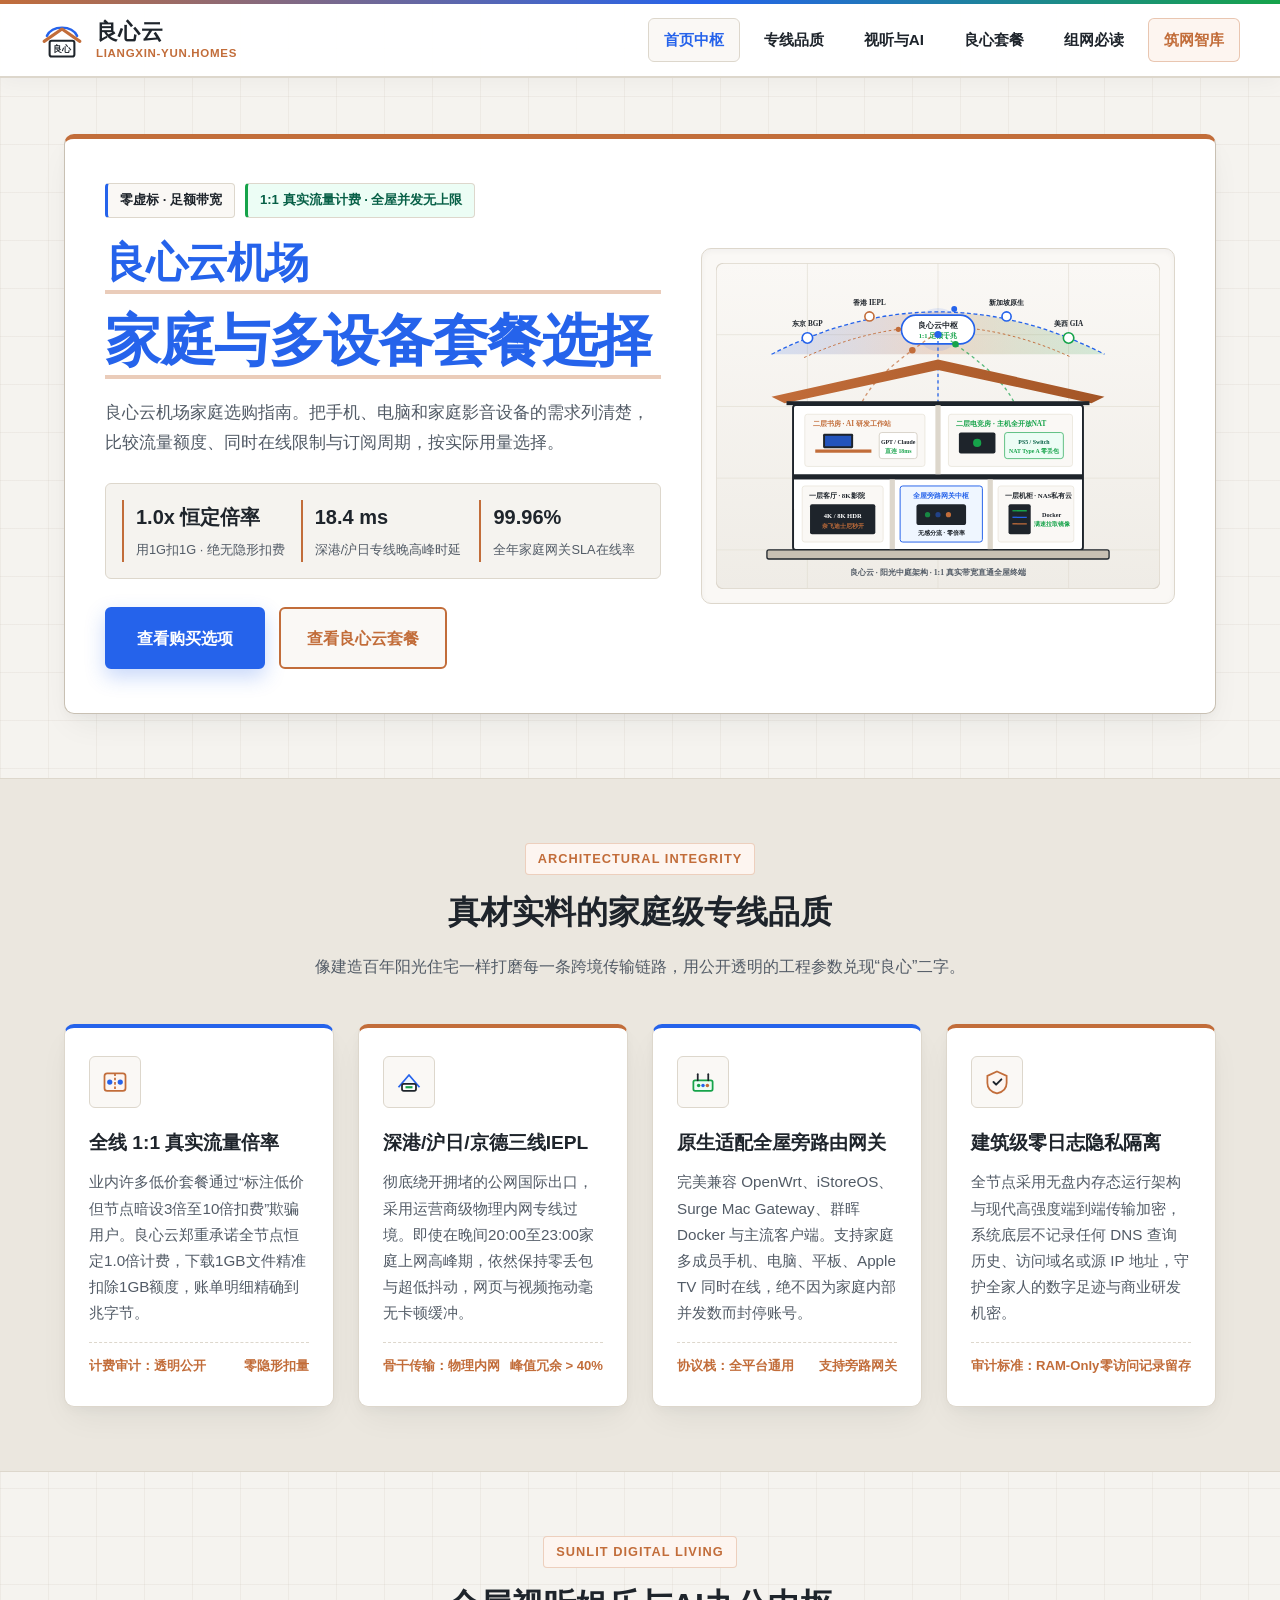
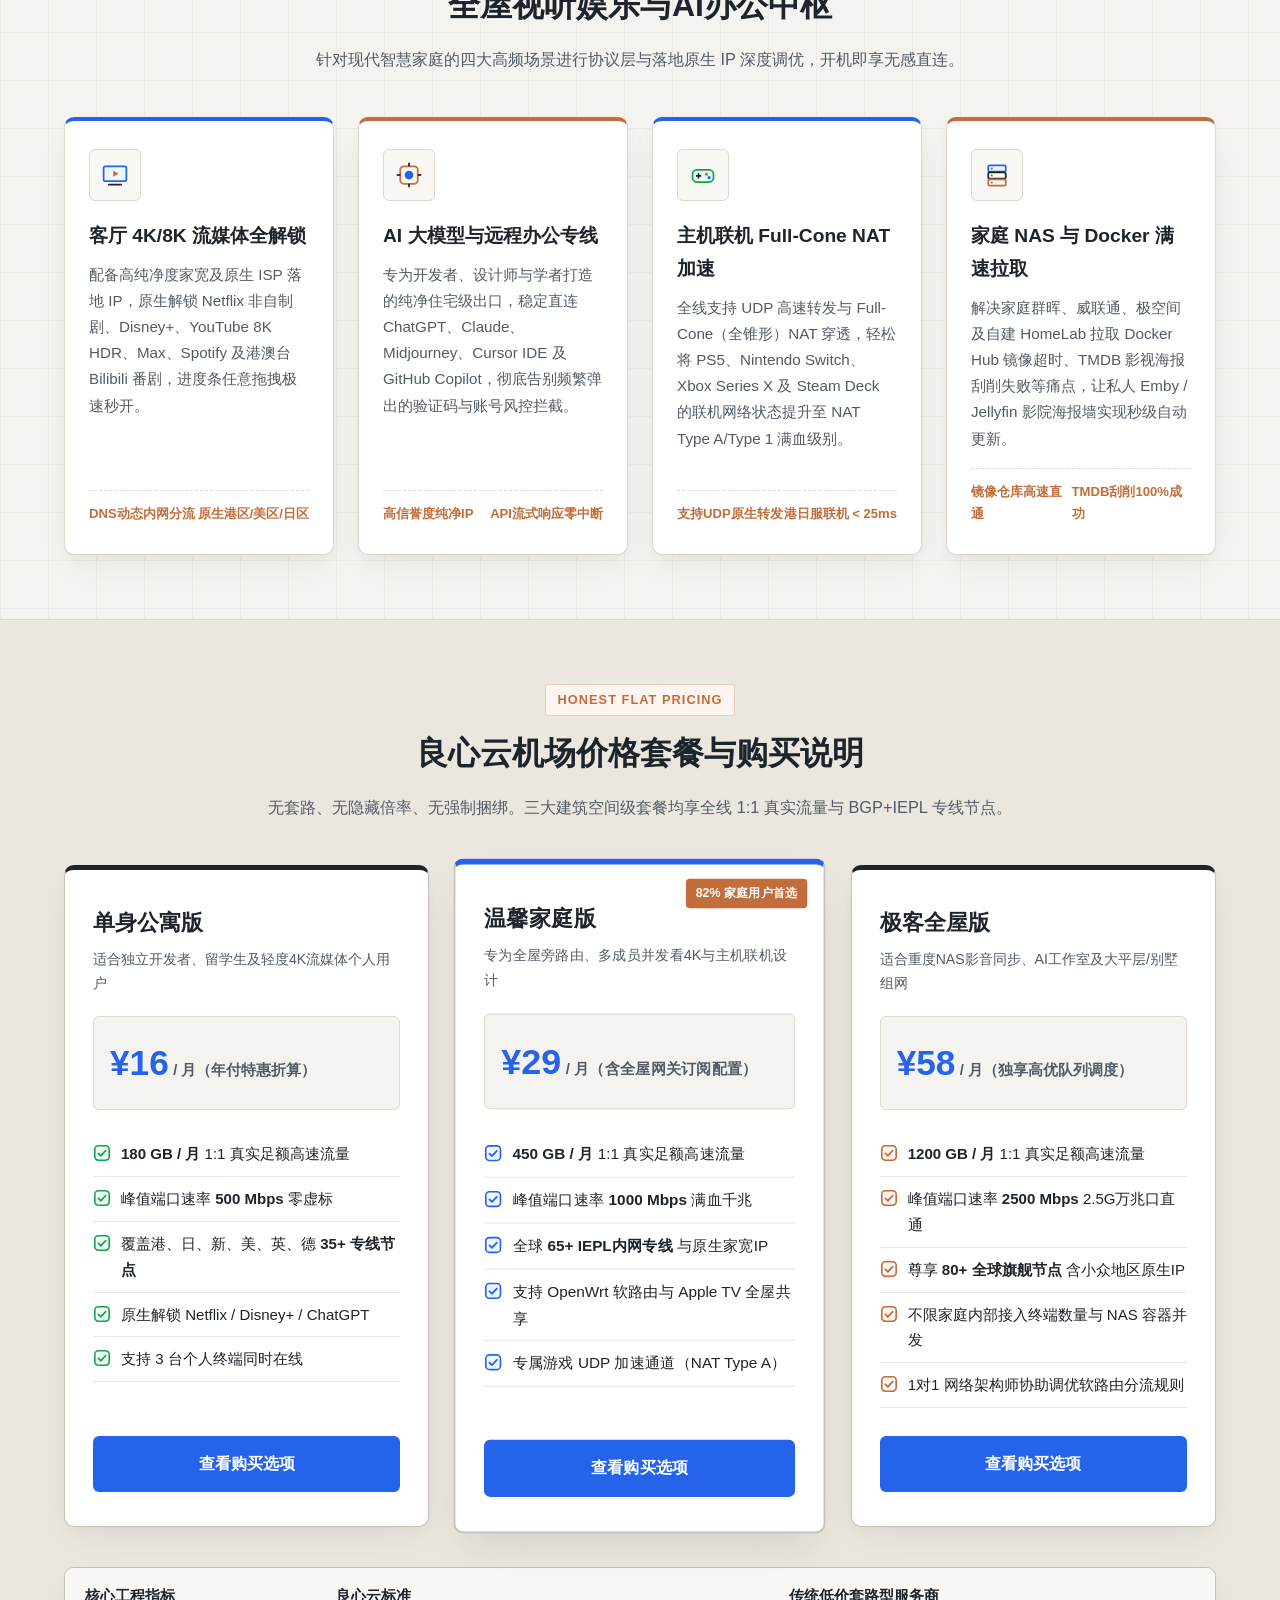
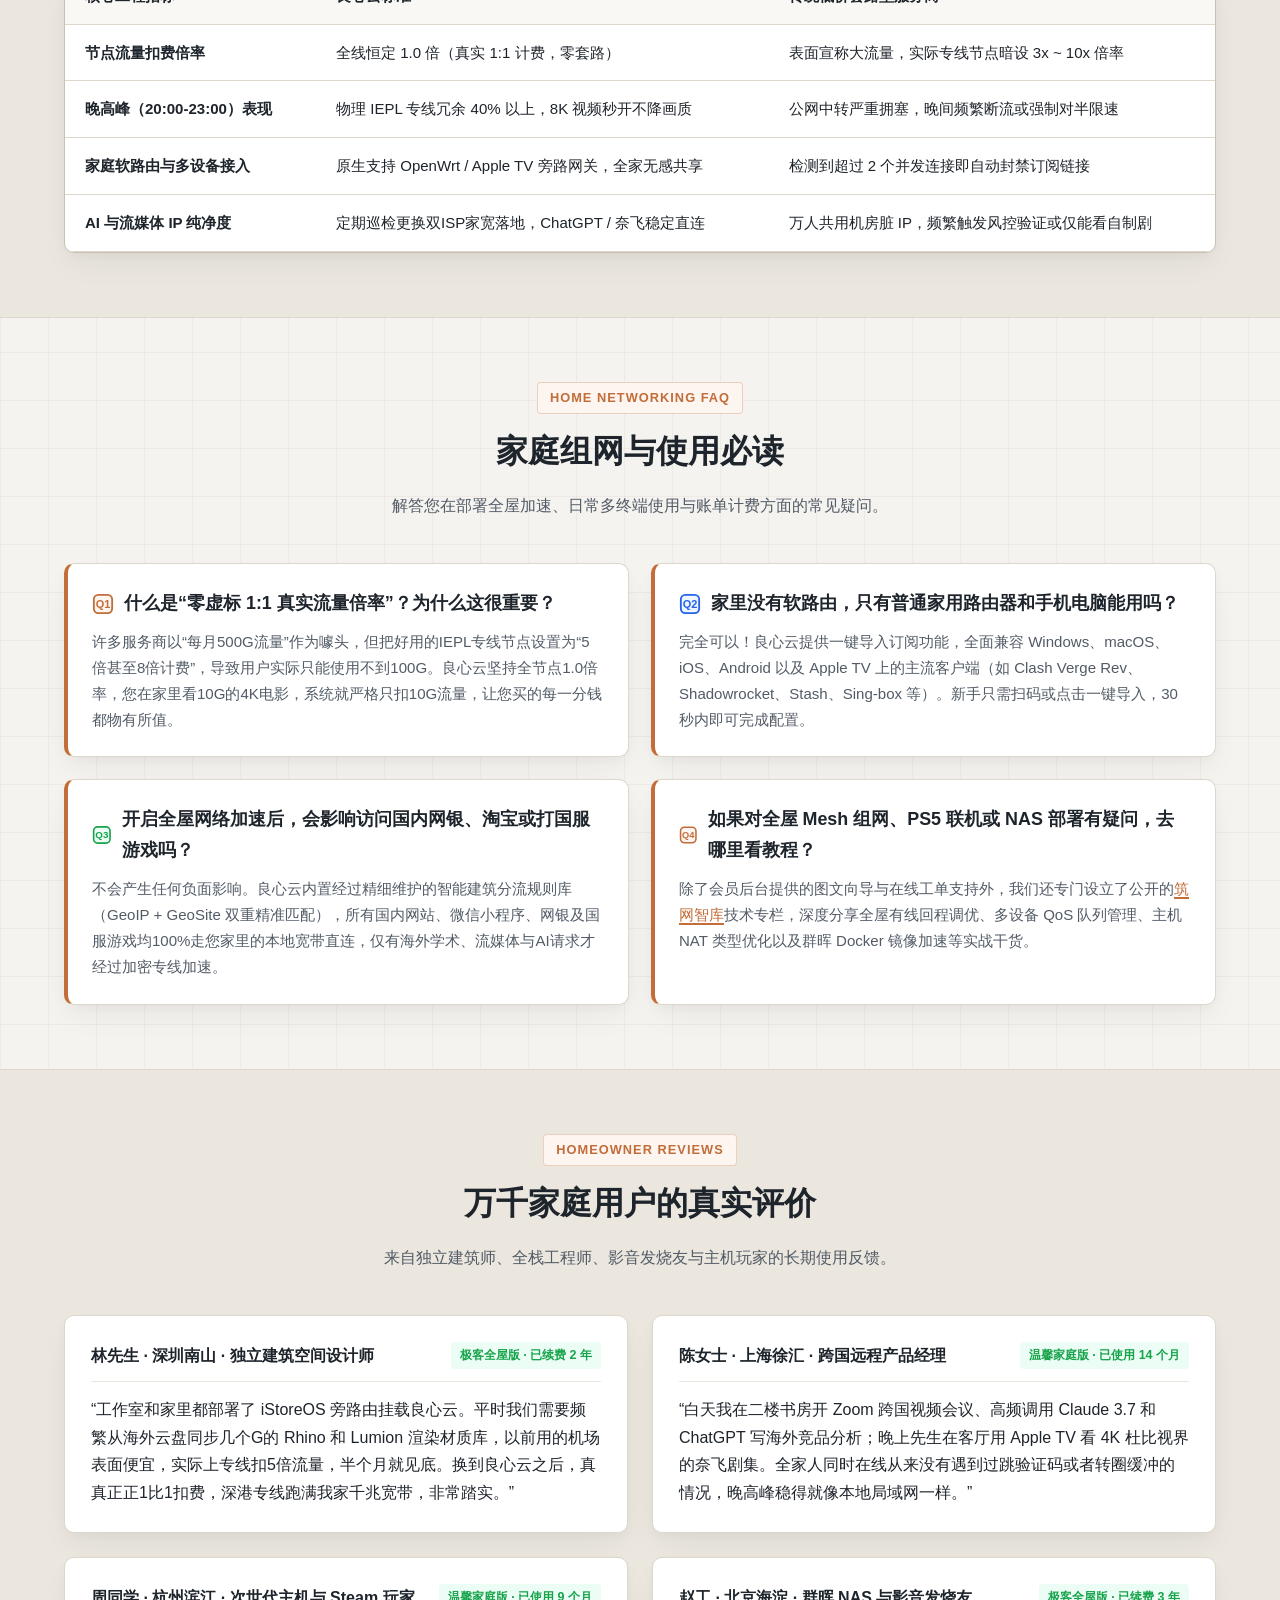
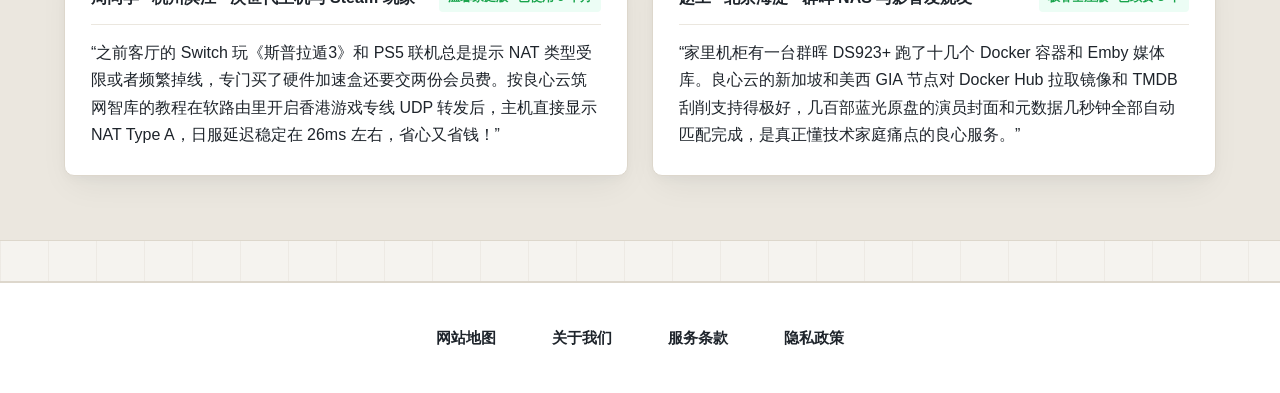
<file: index.html>
<!DOCTYPE html>

<html lang="zh-CN">
<head>
<meta charset="utf-8"/>
<meta content="width=device-width, initial-scale=1" name="viewport"/>
<title>良心云机场｜家庭与多设备套餐选择指南</title>
<meta content="良心云机场家庭选购指南。把手机、电脑和家庭影音设备的需求列清楚，比较流量额度、同时在线限制与订阅周期，按实际用量选择。" name="description"/>
<link href="https://liangxin-yun.homes/" rel="canonical"/>
<meta content="良心云机场｜家庭与多设备套餐选择指南" property="og:title"/>
<meta content="良心云机场家庭选购指南。把手机、电脑和家庭影音设备的需求列清楚，比较流量额度、同时在线限制与订阅周期，按实际用量选择。" property="og:description"/>
<meta content="https://liangxin-yun.homes/hero-smart-atrium.svg" property="og:image"/>
<meta content="https://liangxin-yun.homes/" property="og:url"/>
<meta content="website" property="og:type"/>
<meta content="良心云" property="og:site_name"/>
<meta content="summary_large_image" name="twitter:card"/>
<meta content="良心云机场｜家庭与多设备套餐选择指南" name="twitter:title"/>
<meta content="良心云机场家庭选购指南。把手机、电脑和家庭影音设备的需求列清楚，比较流量额度、同时在线限制与订阅周期，按实际用量选择。" name="twitter:description"/>
<meta content="https://liangxin-yun.homes/hero-smart-atrium.svg" name="twitter:image"/>
<link href="style.css" rel="stylesheet"/>
<script id="landing-maintenance-schema" type="application/ld+json">{"@context":"https://schema.org","@type":"WebSite","name":"良心云机场｜家庭流量与设备需求整理","url":"https://liangxin-yun.homes/","inLanguage":"zh-CN"}</script>
<link href="landing-maintenance.css" rel="stylesheet"/>
</head>
<body>
<header class="site-header">
<div class="container header-inner">
<a aria-label="良心云首页" class="brand-logo" href="index.html">
<svg aria-label="良心云阳光屋脊与云穹融合标志" role="img" viewbox="0 0 64 64">
<path d="M10 26 C18 10, 46 10, 54 26" fill="none" stroke="#2563EB" stroke-linecap="round" stroke-width="3.5"></path>
<path d="M6 34 L32 16 L58 34" fill="none" stroke="#C26D3A" stroke-linecap="round" stroke-linejoin="round" stroke-width="4.5"></path>
<rect fill="#FFFFFF" height="23" rx="3" stroke="#1E242B" stroke-width="3" width="36" x="14" y="33"></rect>
<text fill="#1E242B" font-size="13" font-weight="900" text-anchor="middle" x="32" y="49">良心</text>
</svg>
<div class="brand-text-wrap">
<span class="brand-title">良心云</span>
<span class="brand-domain">LIANGXIN-YUN.HOMES</span>
</div>
</a>
<nav aria-label="主导航" class="main-nav">
<a class="active" href="index.html">首页中枢</a>
<a href="index.html#advantages">专线品质</a>
<a href="index.html#media-ai">视听与AI</a>
<a href="index.html#pricing">良心套餐</a>
<a href="index.html#faq">组网必读</a>
<a class="nav-hub-pill" href="homestead-wiki.html">筑网智库</a>
</nav>
</div>
</header>
<main>
<!-- Hero Section -->
<section class="hero-section">
<div class="container">
<div class="hero-atrium-frame">
<div class="hero-content">
<div class="atrium-badge-row">
<span class="spec-badge">零虚标 · 足额带宽</span>
<span class="spec-badge emerald">1:1 真实流量计费 · 全屋并发无上限</span>
</div>
<h1 data-landing-title="true"><span class="landing-brand">良心云机场</span><span class="landing-focus">家庭与多设备套餐选择</span></h1>
<p class="hero-subtitle">良心云机场家庭选购指南。把手机、电脑和家庭影音设备的需求列清楚，比较流量额度、同时在线限制与订阅周期，按实际用量选择。</p>
<div class="hero-metrics-bar">
<div class="metric-cell">
<span class="metric-val">1.0x 恒定倍率</span>
<span class="metric-lbl">用1G扣1G · 绝无隐形扣费</span>
</div>
<div class="metric-cell">
<span class="metric-val">18.4 ms</span>
<span class="metric-lbl">深港/沪日专线晚高峰时延</span>
</div>
<div class="metric-cell">
<span class="metric-val">99.96%</span>
<span class="metric-lbl">全年家庭网关SLA在线率</span>
</div>
</div>
<div class="hero-cta-group">
<a class="btn-primary" href="https://ww012.twilightaff.com/#/?code=A56DH1Af" rel="nofollow noopener sponsored" target="_blank">查看购买选项</a>
<a class="btn-secondary" data-package-cta="true" href="#pricing">查看良心云套餐</a>
</div>
</div>
<div class="hero-visual-box">
<img alt="良心云智慧家庭全屋光纤中枢与云端互联动态透视图" class="hero-anim-img" height="500" src="hero-smart-atrium.svg" width="680"/>
</div>
</div>
</div>
</section>
<!-- Core Advantages Section -->
<section class="section-block alt-bg" id="advantages">
<div class="container">
<div class="section-header">
<span class="section-eyebrow">ARCHITECTURAL INTEGRITY</span>
<h2>真材实料的家庭级专线品质</h2>
<p>像建造百年阳光住宅一样打磨每一条跨境传输链路，用公开透明的工程参数兑现“良心”二字。</p>
</div>
<div class="grid-4">
<article class="arch-card">
<div>
<div class="card-icon-wrap">
<svg aria-label="零虚标1比1真实倍率图标" fill="none" role="img" viewbox="0 0 32 32">
<rect fill="#FDF5F0" height="20" rx="3" stroke="#C26D3A" stroke-width="2" width="24" x="4" y="6"></rect>
<line stroke="#C26D3A" stroke-dasharray="3 2" stroke-width="2" x1="16" x2="16" y1="6" y2="26"></line>
<circle cx="10" cy="16" fill="#2563EB" r="3"></circle>
<circle cx="22" cy="16" fill="#2563EB" r="3"></circle>
</svg>
</div>
<h3>全线 1:1 真实流量倍率</h3>
<p>业内许多低价套餐通过“标注低价但节点暗设3倍至10倍扣费”欺骗用户。良心云郑重承诺全节点恒定1.0倍计费，下载1GB文件精准扣除1GB额度，账单明细精确到兆字节。</p>
</div>
<div class="card-spec-footer">
<span>计费审计：透明公开</span>
<span>零隐形扣量</span>
</div>
</article>
<article class="arch-card">
<div>
<div class="card-icon-wrap">
<svg aria-label="IEPL物理内网专线直连图标" fill="none" role="img" viewbox="0 0 32 32">
<path d="M4 22 L16 8 L28 22" fill="#EFF6FF" stroke="#2563EB" stroke-linejoin="round" stroke-width="2"></path>
<rect fill="#FFFFFF" height="8" rx="2" stroke="#1E242B" stroke-width="2" width="16" x="8" y="18"></rect>
<line stroke="#16A34A" stroke-width="2.5" x1="12" x2="20" y1="22" y2="22"></line>
</svg>
</div>
<h3>深港/沪日/京德三线IEPL</h3>
<p>彻底绕开拥堵的公网国际出口，采用运营商级物理内网专线过境。即使在晚间20:00至23:00家庭上网高峰期，依然保持零丢包与超低抖动，网页与视频拖动毫无卡顿缓冲。</p>
</div>
<div class="card-spec-footer">
<span>骨干传输：物理内网</span>
<span>峰值冗余 &gt; 40%</span>
</div>
</article>
<article class="arch-card">
<div>
<div class="card-icon-wrap">
<svg aria-label="全屋软路由与多终端并发图标" fill="none" role="img" viewbox="0 0 32 32">
<rect fill="#ECFDF5" height="12" rx="2" stroke="#16A34A" stroke-width="2" width="22" x="5" y="14"></rect>
<line stroke="#1E242B" stroke-linecap="round" stroke-width="2" x1="10" x2="10" y1="14" y2="7"></line>
<line stroke="#1E242B" stroke-linecap="round" stroke-width="2" x1="22" x2="22" y1="14" y2="7"></line>
<circle cx="11" cy="20" fill="#16A34A" r="2"></circle>
<circle cx="16" cy="20" fill="#2563EB" r="2"></circle>
<circle cx="21" cy="20" fill="#C26D3A" r="2"></circle>
</svg>
</div>
<h3>原生适配全屋旁路由网关</h3>
<p>完美兼容 OpenWrt、iStoreOS、Surge Mac Gateway、群晖 Docker 与主流客户端。支持家庭多成员手机、电脑、平板、Apple TV 同时在线，绝不因为家庭内部并发数而封停账号。</p>
</div>
<div class="card-spec-footer">
<span>协议栈：全平台通用</span>
<span>支持旁路网关</span>
</div>
</article>
<article class="arch-card">
<div>
<div class="card-icon-wrap">
<svg aria-label="零日志隐私防护建筑盾牌图标" fill="none" role="img" viewbox="0 0 32 32">
<path d="M16 4 L27 9 V17 C27 23.5 22 27.5 16 29 C10 27.5 5 23.5 5 17 V9 L16 4 Z" fill="#FDF5F0" stroke="#C26D3A" stroke-width="2"></path>
<path d="M12 16 L15 19 L21 13" fill="none" stroke="#1E242B" stroke-linecap="round" stroke-linejoin="round" stroke-width="2.2"></path>
</svg>
</div>
<h3>建筑级零日志隐私隔离</h3>
<p>全节点采用无盘内存态运行架构与现代高强度端到端传输加密，系统底层不记录任何 DNS 查询历史、访问域名或源 IP 地址，守护全家人的数字足迹与商业研发机密。</p>
</div>
<div class="card-spec-footer">
<span>审计标准：RAM-Only</span>
<span>零访问记录留存</span>
</div>
</article>
</div>
</div>
</section>
<!-- Streaming Media & AI Support Section -->
<section class="section-block" id="media-ai">
<div class="container">
<div class="section-header">
<span class="section-eyebrow">SUNLIT DIGITAL LIVING</span>
<h2>全屋视听娱乐与AI办公中枢</h2>
<p>针对现代智慧家庭的四大高频场景进行协议层与落地原生 IP 深度调优，开机即享无感直连。</p>
</div>
<div class="grid-4">
<article class="arch-card">
<div>
<div class="card-icon-wrap">
<svg aria-label="客厅8K流媒体影院解锁图标" fill="none" role="img" viewbox="0 0 32 32">
<rect fill="#EFF6FF" height="17" rx="2" stroke="#2563EB" stroke-width="2" width="26" x="3" y="6"></rect>
<polygon fill="#C26D3A" points="14,11 14,18 20,14.5"></polygon>
<line stroke="#1E242B" stroke-linecap="round" stroke-width="2" x1="9" x2="23" y1="27" y2="27"></line>
</svg>
</div>
<h3>客厅 4K/8K 流媒体全解锁</h3>
<p>配备高纯净度家宽及原生 ISP 落地 IP，原生解锁 Netflix 非自制剧、Disney+、YouTube 8K HDR、Max、Spotify 及港澳台 Bilibili 番剧，进度条任意拖拽极速秒开。</p>
</div>
<div class="card-spec-footer">
<span>DNS动态内网分流</span>
<span>原生港区/美区/日区</span>
</div>
</article>
<article class="arch-card">
<div>
<div class="card-icon-wrap">
<svg aria-label="书房AI大模型与远程研发图标" fill="none" role="img" viewbox="0 0 32 32">
<rect fill="#FDF5F0" height="20" rx="4" stroke="#C26D3A" stroke-width="2" width="20" x="6" y="6"></rect>
<circle cx="16" cy="16" fill="#2563EB" r="5"></circle>
<line stroke="#1E242B" stroke-width="2" x1="16" x2="16" y1="2" y2="6"></line>
<line stroke="#1E242B" stroke-width="2" x1="16" x2="16" y1="26" y2="30"></line>
<line stroke="#1E242B" stroke-width="2" x1="2" x2="6" y1="16" y2="16"></line>
<line stroke="#1E242B" stroke-width="2" x1="26" x2="30" y1="16" y2="16"></line>
</svg>
</div>
<h3>AI 大模型与远程办公专线</h3>
<p>专为开发者、设计师与学者打造的纯净住宅级出口，稳定直连 ChatGPT、Claude、Midjourney、Cursor IDE 及 GitHub Copilot，彻底告别频繁弹出的验证码与账号风控拦截。</p>
</div>
<div class="card-spec-footer">
<span>高信誉度纯净IP</span>
<span>API流式响应零中断</span>
</div>
</article>
<article class="arch-card">
<div>
<div class="card-icon-wrap">
<svg aria-label="主机联机FullCone全开放NAT图标" fill="none" role="img" viewbox="0 0 32 32">
<rect fill="#ECFDF5" height="14" rx="5" stroke="#16A34A" stroke-width="2" width="24" x="4" y="10"></rect>
<line stroke="#1E242B" stroke-width="2" x1="11" x2="11" y1="14" y2="20"></line>
<line stroke="#1E242B" stroke-width="2" x1="8" x2="14" y1="17" y2="17"></line>
<circle cx="20" cy="15" fill="#C26D3A" r="1.8"></circle>
<circle cx="23" cy="19" fill="#2563EB" r="1.8"></circle>
</svg>
</div>
<h3>主机联机 Full-Cone NAT 加速</h3>
<p>全线支持 UDP 高速转发与 Full-Cone（全锥形）NAT 穿透，轻松将 PS5、Nintendo Switch、Xbox Series X 及 Steam Deck 的联机网络状态提升至 NAT Type A/Type 1 满血级别。</p>
</div>
<div class="card-spec-footer">
<span>支持UDP原生转发</span>
<span>港日服联机 &lt; 25ms</span>
</div>
</article>
<article class="arch-card">
<div>
<div class="card-icon-wrap">
<svg aria-label="群晖NAS与Docker容器同步图标" fill="none" role="img" viewbox="0 0 32 32">
<rect fill="#EFF6FF" height="7" rx="1.5" stroke="#2563EB" stroke-width="2" width="20" x="6" y="5"></rect>
<rect fill="#FFFFFF" height="7" rx="1.5" stroke="#1E242B" stroke-width="2" width="20" x="6" y="13"></rect>
<rect fill="#FDF5F0" height="7" rx="1.5" stroke="#C26D3A" stroke-width="2" width="20" x="6" y="21"></rect>
<circle cx="10" cy="8.5" fill="#16A34A" r="1.2"></circle>
<circle cx="10" cy="16.5" fill="#16A34A" r="1.2"></circle>
<circle cx="10" cy="24.5" fill="#16A34A" r="1.2"></circle>
</svg>
</div>
<h3>家庭 NAS 与 Docker 满速拉取</h3>
<p>解决家庭群晖、威联通、极空间及自建 HomeLab 拉取 Docker Hub 镜像超时、TMDB 影视海报刮削失败等痛点，让私人 Emby / Jellyfin 影院海报墙实现秒级自动更新。</p>
</div>
<div class="card-spec-footer">
<span>镜像仓库高速直通</span>
<span>TMDB刮削100%成功</span>
</div>
</article>
</div>
</div>
</section>
<!-- Pricing Comparison Table Section -->
<section class="section-block alt-bg" id="pricing" style=";scroll-margin-top:100px;">
<div class="container">
<div class="section-header">
<span class="section-eyebrow">HONEST FLAT PRICING</span>
<h2>良心云机场价格套餐与购买说明</h2>
<p>无套路、无隐藏倍率、无强制捆绑。三大建筑空间级套餐均享全线 1:1 真实流量与 BGP+IEPL 专线节点。</p>
</div>
<div class="grid-3">
<!-- Tier 1 -->
<div class="pricing-card">
<div class="tier-name">单身公寓版</div>
<p class="tier-scene">适合独立开发者、留学生及轻度4K流媒体个人用户</p>
<div class="tier-price-box">
<span class="price-num">¥16</span>
<span class="price-unit">/ 月（年付特惠折算）</span>
</div>
<ul class="tier-specs">
<li>
<svg fill="none" viewbox="0 0 20 20"><rect fill="#ECFDF5" height="16" rx="4" stroke="#16A34A" stroke-width="1.8" width="16" x="2" y="2"></rect><path d="M6 10.5L8.8 13L14 7.5" stroke="#16A34A" stroke-linecap="round" stroke-width="2"></path></svg>
<span><strong>180 GB / 月</strong> 1:1 真实足额高速流量</span>
</li>
<li>
<svg fill="none" viewbox="0 0 20 20"><rect fill="#ECFDF5" height="16" rx="4" stroke="#16A34A" stroke-width="1.8" width="16" x="2" y="2"></rect><path d="M6 10.5L8.8 13L14 7.5" stroke="#16A34A" stroke-linecap="round" stroke-width="2"></path></svg>
<span>峰值端口速率 <strong>500 Mbps</strong> 零虚标</span>
</li>
<li>
<svg fill="none" viewbox="0 0 20 20"><rect fill="#ECFDF5" height="16" rx="4" stroke="#16A34A" stroke-width="1.8" width="16" x="2" y="2"></rect><path d="M6 10.5L8.8 13L14 7.5" stroke="#16A34A" stroke-linecap="round" stroke-width="2"></path></svg>
<span>覆盖港、日、新、美、英、德 <strong>35+ 专线节点</strong></span>
</li>
<li>
<svg fill="none" viewbox="0 0 20 20"><rect fill="#ECFDF5" height="16" rx="4" stroke="#16A34A" stroke-width="1.8" width="16" x="2" y="2"></rect><path d="M6 10.5L8.8 13L14 7.5" stroke="#16A34A" stroke-linecap="round" stroke-width="2"></path></svg>
<span>原生解锁 Netflix / Disney+ / ChatGPT</span>
</li>
<li>
<svg fill="none" viewbox="0 0 20 20"><rect fill="#ECFDF5" height="16" rx="4" stroke="#16A34A" stroke-width="1.8" width="16" x="2" y="2"></rect><path d="M6 10.5L8.8 13L14 7.5" stroke="#16A34A" stroke-linecap="round" stroke-width="2"></path></svg>
<span>支持 3 台个人终端同时在线</span>
</li>
</ul>
<a class="pricing-btn" href="https://ww012.twilightaff.com/#/?code=A56DH1Af" rel="nofollow noopener sponsored" target="_blank">查看购买选项</a>
</div>
<!-- Tier 2 (Featured) -->
<div class="pricing-card featured">
<span class="tier-ribbon">82% 家庭用户首选</span>
<div class="tier-name">温馨家庭版</div>
<p class="tier-scene">专为全屋旁路由、多成员并发看4K与主机联机设计</p>
<div class="tier-price-box">
<span class="price-num">¥29</span>
<span class="price-unit">/ 月（含全屋网关订阅配置）</span>
</div>
<ul class="tier-specs">
<li>
<svg fill="none" viewbox="0 0 20 20"><rect fill="#EFF6FF" height="16" rx="4" stroke="#2563EB" stroke-width="1.8" width="16" x="2" y="2"></rect><path d="M6 10.5L8.8 13L14 7.5" stroke="#2563EB" stroke-linecap="round" stroke-width="2"></path></svg>
<span><strong>450 GB / 月</strong> 1:1 真实足额高速流量</span>
</li>
<li>
<svg fill="none" viewbox="0 0 20 20"><rect fill="#EFF6FF" height="16" rx="4" stroke="#2563EB" stroke-width="1.8" width="16" x="2" y="2"></rect><path d="M6 10.5L8.8 13L14 7.5" stroke="#2563EB" stroke-linecap="round" stroke-width="2"></path></svg>
<span>峰值端口速率 <strong>1000 Mbps</strong> 满血千兆</span>
</li>
<li>
<svg fill="none" viewbox="0 0 20 20"><rect fill="#EFF6FF" height="16" rx="4" stroke="#2563EB" stroke-width="1.8" width="16" x="2" y="2"></rect><path d="M6 10.5L8.8 13L14 7.5" stroke="#2563EB" stroke-linecap="round" stroke-width="2"></path></svg>
<span>全球 <strong>65+ IEPL内网专线</strong> 与原生家宽IP</span>
</li>
<li>
<svg fill="none" viewbox="0 0 20 20"><rect fill="#EFF6FF" height="16" rx="4" stroke="#2563EB" stroke-width="1.8" width="16" x="2" y="2"></rect><path d="M6 10.5L8.8 13L14 7.5" stroke="#2563EB" stroke-linecap="round" stroke-width="2"></path></svg>
<span>支持 OpenWrt 软路由与 Apple TV 全屋共享</span>
</li>
<li>
<svg fill="none" viewbox="0 0 20 20"><rect fill="#EFF6FF" height="16" rx="4" stroke="#2563EB" stroke-width="1.8" width="16" x="2" y="2"></rect><path d="M6 10.5L8.8 13L14 7.5" stroke="#2563EB" stroke-linecap="round" stroke-width="2"></path></svg>
<span>专属游戏 UDP 加速通道（NAT Type A）</span>
</li>
</ul>
<a class="pricing-btn" href="https://ww012.twilightaff.com/#/?code=A56DH1Af" rel="nofollow noopener sponsored" target="_blank">查看购买选项</a>
</div>
<!-- Tier 3 -->
<div class="pricing-card">
<div class="tier-name">极客全屋版</div>
<p class="tier-scene">适合重度NAS影音同步、AI工作室及大平层/别墅组网</p>
<div class="tier-price-box">
<span class="price-num">¥58</span>
<span class="price-unit">/ 月（独享高优队列调度）</span>
</div>
<ul class="tier-specs">
<li>
<svg fill="none" viewbox="0 0 20 20"><rect fill="#FDF5F0" height="16" rx="4" stroke="#C26D3A" stroke-width="1.8" width="16" x="2" y="2"></rect><path d="M6 10.5L8.8 13L14 7.5" stroke="#C26D3A" stroke-linecap="round" stroke-width="2"></path></svg>
<span><strong>1200 GB / 月</strong> 1:1 真实足额高速流量</span>
</li>
<li>
<svg fill="none" viewbox="0 0 20 20"><rect fill="#FDF5F0" height="16" rx="4" stroke="#C26D3A" stroke-width="1.8" width="16" x="2" y="2"></rect><path d="M6 10.5L8.8 13L14 7.5" stroke="#C26D3A" stroke-linecap="round" stroke-width="2"></path></svg>
<span>峰值端口速率 <strong>2500 Mbps</strong> 2.5G万兆口直通</span>
</li>
<li>
<svg fill="none" viewbox="0 0 20 20"><rect fill="#FDF5F0" height="16" rx="4" stroke="#C26D3A" stroke-width="1.8" width="16" x="2" y="2"></rect><path d="M6 10.5L8.8 13L14 7.5" stroke="#C26D3A" stroke-linecap="round" stroke-width="2"></path></svg>
<span>尊享 <strong>80+ 全球旗舰节点</strong> 含小众地区原生IP</span>
</li>
<li>
<svg fill="none" viewbox="0 0 20 20"><rect fill="#FDF5F0" height="16" rx="4" stroke="#C26D3A" stroke-width="1.8" width="16" x="2" y="2"></rect><path d="M6 10.5L8.8 13L14 7.5" stroke="#C26D3A" stroke-linecap="round" stroke-width="2"></path></svg>
<span>不限家庭内部接入终端数量与 NAS 容器并发</span>
</li>
<li>
<svg fill="none" viewbox="0 0 20 20"><rect fill="#FDF5F0" height="16" rx="4" stroke="#C26D3A" stroke-width="1.8" width="16" x="2" y="2"></rect><path d="M6 10.5L8.8 13L14 7.5" stroke="#C26D3A" stroke-linecap="round" stroke-width="2"></path></svg>
<span>1对1 网络架构师协助调优软路由分流规则</span>
</li>
</ul>
<a class="pricing-btn" href="https://ww012.twilightaff.com/#/?code=A56DH1Af" rel="nofollow noopener sponsored" target="_blank">查看购买选项</a>
</div>
</div>
<!-- Home Gateway Comparison Matrix -->
<div class="matrix-table-wrap">
<table aria-label="良心云与传统虚标机场核心指标对比矩阵" class="matrix-table">
<thead>
<tr>
<th>核心工程指标</th>
<th>良心云标准</th>
<th>传统低价套路型服务商</th>
</tr>
</thead>
<tbody>
<tr>
<td><strong>节点流量扣费倍率</strong></td>
<td>全线恒定 1.0 倍（真实 1:1 计费，零套路）</td>
<td>表面宣称大流量，实际专线节点暗设 3x ~ 10x 倍率</td>
</tr>
<tr>
<td><strong>晚高峰（20:00-23:00）表现</strong></td>
<td>物理 IEPL 专线冗余 40% 以上，8K 视频秒开不降画质</td>
<td>公网中转严重拥塞，晚间频繁断流或强制对半限速</td>
</tr>
<tr>
<td><strong>家庭软路由与多设备接入</strong></td>
<td>原生支持 OpenWrt / Apple TV 旁路网关，全家无感共享</td>
<td>检测到超过 2 个并发连接即自动封禁订阅链接</td>
</tr>
<tr>
<td><strong>AI 与流媒体 IP 纯净度</strong></td>
<td>定期巡检更换双ISP家宽落地，ChatGPT / 奈飞稳定直连</td>
<td>万人共用机房脏 IP，频繁触发风控验证或仅能看自制剧</td>
</tr>
</tbody>
</table>
</div>
</div>
</section>
<!-- FAQ Section -->
<section class="section-block" id="faq">
<div class="container">
<div class="section-header">
<span class="section-eyebrow">HOME NETWORKING FAQ</span>
<h2>家庭组网与使用必读</h2>
<p>解答您在部署全屋加速、日常多终端使用与账单计费方面的常见疑问。</p>
</div>
<div class="faq-grid">
<div class="faq-item">
<h3>
<svg fill="none" height="22" viewbox="0 0 24 24" width="22"><rect fill="#FDF5F0" height="20" rx="5" stroke="#C26D3A" stroke-width="2" width="20" x="2" y="2"></rect><text fill="#C26D3A" font-size="12" font-weight="800" text-anchor="middle" x="12" y="16">Q1</text></svg>
              什么是“零虚标 1:1 真实流量倍率”？为什么这很重要？
            </h3>
<p>许多服务商以“每月500G流量”作为噱头，但把好用的IEPL专线节点设置为“5倍甚至8倍计费”，导致用户实际只能使用不到100G。良心云坚持全节点1.0倍率，您在家里看10G的4K电影，系统就严格只扣10G流量，让您买的每一分钱都物有所值。</p>
</div>
<div class="faq-item">
<h3>
<svg fill="none" height="22" viewbox="0 0 24 24" width="22"><rect fill="#EFF6FF" height="20" rx="5" stroke="#2563EB" stroke-width="2" width="20" x="2" y="2"></rect><text fill="#2563EB" font-size="12" font-weight="800" text-anchor="middle" x="12" y="16">Q2</text></svg>
              家里没有软路由，只有普通家用路由器和手机电脑能用吗？
            </h3>
<p>完全可以！良心云提供一键导入订阅功能，全面兼容 Windows、macOS、iOS、Android 以及 Apple TV 上的主流客户端（如 Clash Verge Rev、Shadowrocket、Stash、Sing-box 等）。新手只需扫码或点击一键导入，30秒内即可完成配置。</p>
</div>
<div class="faq-item">
<h3>
<svg fill="none" height="22" viewbox="0 0 24 24" width="22"><rect fill="#ECFDF5" height="20" rx="5" stroke="#16A34A" stroke-width="2" width="20" x="2" y="2"></rect><text fill="#16A34A" font-size="12" font-weight="800" text-anchor="middle" x="12" y="16">Q3</text></svg>
              开启全屋网络加速后，会影响访问国内网银、淘宝或打国服游戏吗？
            </h3>
<p>不会产生任何负面影响。良心云内置经过精细维护的智能建筑分流规则库（GeoIP + GeoSite 双重精准匹配），所有国内网站、微信小程序、网银及国服游戏均100%走您家里的本地宽带直连，仅有海外学术、流媒体与AI请求才经过加密专线加速。</p>
</div>
<div class="faq-item">
<h3>
<svg fill="none" height="22" viewbox="0 0 24 24" width="22"><rect fill="#FDF5F0" height="20" rx="5" stroke="#C26D3A" stroke-width="2" width="20" x="2" y="2"></rect><text fill="#C26D3A" font-size="12" font-weight="800" text-anchor="middle" x="12" y="16">Q4</text></svg>
              如果对全屋 Mesh 组网、PS5 联机或 NAS 部署有疑问，去哪里看教程？
            </h3>
<p>除了会员后台提供的图文向导与在线工单支持外，我们还专门设立了公开的<a href="homestead-wiki.html">筑网智库</a>技术专栏，深度分享全屋有线回程调优、多设备 QoS 队列管理、主机 NAT 类型优化以及群晖 Docker 镜像加速等实战干货。</p>
</div>
</div>
</div>
</section>
<!-- User Testimonials Section -->
<section class="section-block alt-bg" id="reviews">
<div class="container">
<div class="section-header">
<span class="section-eyebrow">HOMEOWNER REVIEWS</span>
<h2>万千家庭用户的真实评价</h2>
<p>来自独立建筑师、全栈工程师、影音发烧友与主机玩家的长期使用反馈。</p>
</div>
<div class="grid-2">
<div class="review-card">
<div class="review-meta">
<span class="reviewer-name">林先生 · 深圳南山 · 独立建筑空间设计师</span>
<span class="reviewer-tag">极客全屋版 · 已续费 2 年</span>
</div>
<p>“工作室和家里都部署了 iStoreOS 旁路由挂载良心云。平时我们需要频繁从海外云盘同步几个G的 Rhino 和 Lumion 渲染材质库，以前用的机场表面便宜，实际上专线扣5倍流量，半个月就见底。换到良心云之后，真真正正1比1扣费，深港专线跑满我家千兆宽带，非常踏实。”</p>
</div>
<div class="review-card">
<div class="review-meta">
<span class="reviewer-name">陈女士 · 上海徐汇 · 跨国远程产品经理</span>
<span class="reviewer-tag">温馨家庭版 · 已使用 14 个月</span>
</div>
<p>“白天我在二楼书房开 Zoom 跨国视频会议、高频调用 Claude 3.7 和 ChatGPT 写海外竞品分析；晚上先生在客厅用 Apple TV 看 4K 杜比视界的奈飞剧集。全家人同时在线从来没有遇到过跳验证码或者转圈缓冲的情况，晚高峰稳得就像本地局域网一样。”</p>
</div>
<div class="review-card">
<div class="review-meta">
<span class="reviewer-name">周同学 · 杭州滨江 · 次世代主机与 Steam 玩家</span>
<span class="reviewer-tag">温馨家庭版 · 已使用 9 个月</span>
</div>
<p>“之前客厅的 Switch 玩《斯普拉遁3》和 PS5 联机总是提示 NAT 类型受限或者频繁掉线，专门买了硬件加速盒还要交两份会员费。按良心云筑网智库的教程在软路由里开启香港游戏专线 UDP 转发后，主机直接显示 NAT Type A，日服延迟稳定在 26ms 左右，省心又省钱！”</p>
</div>
<div class="review-card">
<div class="review-meta">
<span class="reviewer-name">赵工 · 北京海淀 · 群晖 NAS 与影音发烧友</span>
<span class="reviewer-tag">极客全屋版 · 已续费 3 年</span>
</div>
<p>“家里机柜有一台群晖 DS923+ 跑了十几个 Docker 容器和 Emby 媒体库。良心云的新加坡和美西 GIA 节点对 Docker Hub 拉取镜像和 TMDB 刮削支持得极好，几百部蓝光原盘的演员封面和元数据几秒钟全部自动匹配完成，是真正懂技术家庭痛点的良心服务。”</p>
</div>
</div>
</div>
</section>
</main>
<footer class="site-footer">
<div class="container">
<nav aria-label="页脚合规导航" class="footer-links-only">
<a href="sitemap.html">网站地图</a>
<a href="about.html">关于我们</a>
<a href="terms.html">服务条款</a>
<a href="privacy.html">隐私政策</a>
</nav>
</div>
</footer>
</body>
</html>
</file>
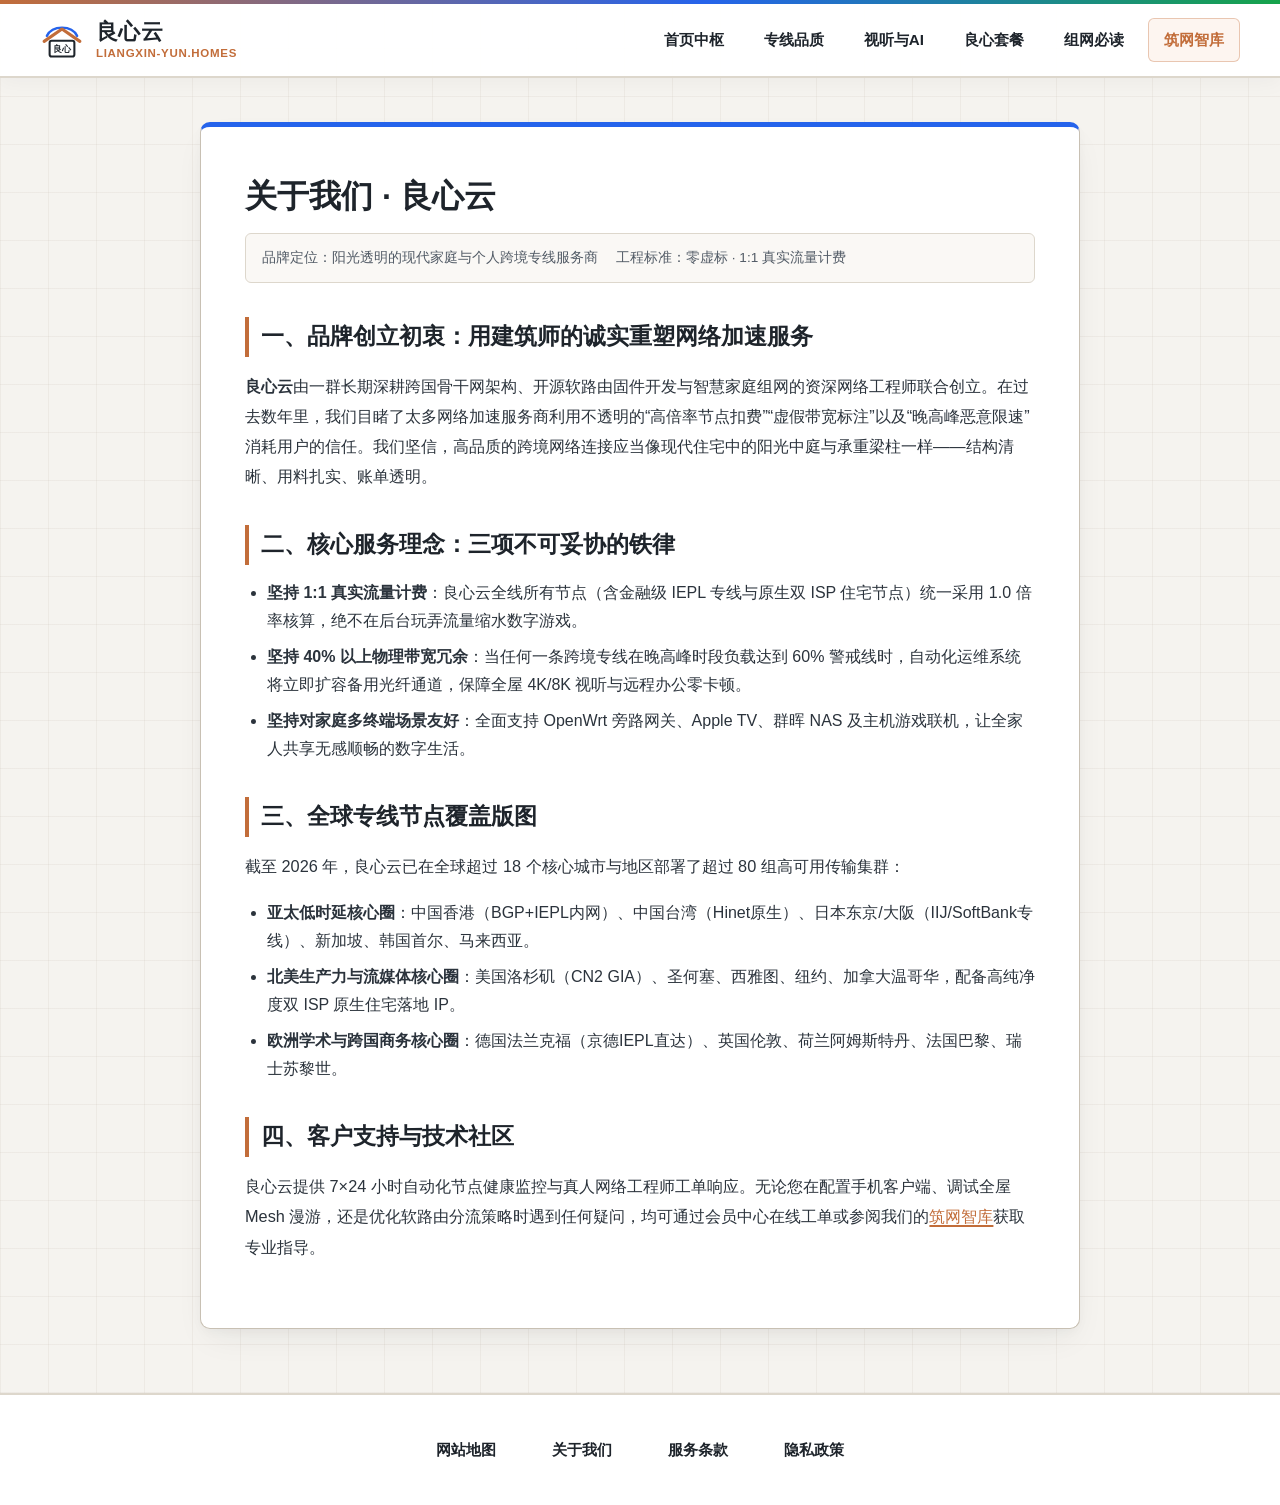
<file: about.html>
<!DOCTYPE html>
<html lang="zh-CN">
<head>
  <meta charset="UTF-8">
  <meta name="viewport" content="width=device-width, initial-scale=1">
  <title>关于我们 - 良心云智慧家庭千兆网络加速中枢</title>
  <meta name="description" content="了解良心云的品牌创立初衷、1:1真实带宽服务理念、全球BGP与IEPL专线节点覆盖版图以及全天候客户工程支持体系。">
  <link rel="canonical" href="https://liangxin-yun.homes/about.html">
  <link rel="stylesheet" href="style.css">

<meta property="og:url" content="https://liangxin-yun.homes/about.html">
<meta property="og:title" content="关于我们 - 良心云智慧家庭千兆网络加速中枢">
<meta property="og:description" content="了解良心云的品牌创立初衷、1:1真实带宽服务理念、全球BGP与IEPL专线节点覆盖版图以及全天候客户工程支持体系。">
<meta property="og:site_name" content="良心云">
<meta property="og:type" content="article">
<meta name="twitter:title" content="关于我们 - 良心云智慧家庭千兆网络加速中枢">
<meta name="twitter:description" content="了解良心云的品牌创立初衷、1:1真实带宽服务理念、全球BGP与IEPL专线节点覆盖版图以及全天候客户工程支持体系。">
<script id="landing-maintenance-schema" type="application/ld+json">{"@context": "https://schema.org", "@type": "BreadcrumbList", "itemListElement": [{"@type": "ListItem", "position": 1, "name": "良心云机场", "item": "https://liangxin-yun.homes/"}, {"@type": "ListItem", "position": 2, "name": "关于我们 - 良心云智慧家庭千兆网络加速中枢", "item": "https://liangxin-yun.homes/about.html"}]}</script>
</head>
<body>
  <header class="site-header">
    <div class="container header-inner">
      <a href="index.html" class="brand-logo" aria-label="良心云首页">
        <svg viewBox="0 0 64 64" role="img" aria-label="良心云阳光屋脊与云穹融合标志">
          <path d="M10 26 C18 10, 46 10, 54 26" fill="none" stroke="#2563EB" stroke-width="3.5" stroke-linecap="round"/>
          <path d="M6 34 L32 16 L58 34" fill="none" stroke="#C26D3A" stroke-width="4.5" stroke-linecap="round" stroke-linejoin="round"/>
          <rect x="14" y="33" width="36" height="23" rx="3" fill="#FFFFFF" stroke="#1E242B" stroke-width="3"/>
          <text x="32" y="49" text-anchor="middle" font-size="13" font-weight="900" fill="#1E242B">良心</text>
        </svg>
        <div class="brand-text-wrap">
          <span class="brand-title">良心云</span>
          <span class="brand-domain">LIANGXIN-YUN.HOMES</span>
        </div>
      </a>
      <nav class="main-nav" aria-label="主导航">
        <a href="index.html">首页中枢</a>
        <a href="index.html#advantages">专线品质</a>
        <a href="index.html#media-ai">视听与AI</a>
        <a href="index.html#pricing">良心套餐</a>
        <a href="index.html#faq">组网必读</a>
        <a href="homestead-wiki.html" class="nav-hub-pill">筑网智库</a>
      </nav>
    </div>
  </header>

  <main class="container">
    <article class="article-shell">
      <h1>关于我们 · 良心云</h1>
      <div class="article-meta-bar">
        <span>品牌定位：阳光透明的现代家庭与个人跨境专线服务商</span>
        <span>工程标准：零虚标 · 1:1 真实流量计费</span>
      </div>

      <div class="article-body">
        <h2>一、品牌创立初衷：用建筑师的诚实重塑网络加速服务</h2>
        <p><strong>良心云</strong>由一群长期深耕跨国骨干网架构、开源软路由固件开发与智慧家庭组网的资深网络工程师联合创立。在过去数年里，我们目睹了太多网络加速服务商利用不透明的“高倍率节点扣费”“虚假带宽标注”以及“晚高峰恶意限速”消耗用户的信任。我们坚信，高品质的跨境网络连接应当像现代住宅中的阳光中庭与承重梁柱一样——结构清晰、用料扎实、账单透明。</p>

        <h2>二、核心服务理念：三项不可妥协的铁律</h2>
        <ul>
          <li><strong>坚持 1:1 真实流量计费</strong>：良心云全线所有节点（含金融级 IEPL 专线与原生双 ISP 住宅节点）统一采用 1.0 倍率核算，绝不在后台玩弄流量缩水数字游戏。</li>
          <li><strong>坚持 40% 以上物理带宽冗余</strong>：当任何一条跨境专线在晚高峰时段负载达到 60% 警戒线时，自动化运维系统将立即扩容备用光纤通道，保障全屋 4K/8K 视听与远程办公零卡顿。</li>
          <li><strong>坚持对家庭多终端场景友好</strong>：全面支持 OpenWrt 旁路网关、Apple TV、群晖 NAS 及主机游戏联机，让全家人共享无感顺畅的数字生活。</li>
        </ul>

        <h2>三、全球专线节点覆盖版图</h2>
        <p>截至 2026 年，良心云已在全球超过 18 个核心城市与地区部署了超过 80 组高可用传输集群：</p>
        <ul>
          <li><strong>亚太低时延核心圈</strong>：中国香港（BGP+IEPL内网）、中国台湾（Hinet原生）、日本东京/大阪（IIJ/SoftBank专线）、新加坡、韩国首尔、马来西亚。</li>
          <li><strong>北美生产力与流媒体核心圈</strong>：美国洛杉矶（CN2 GIA）、圣何塞、西雅图、纽约、加拿大温哥华，配备高纯净度双 ISP 原生住宅落地 IP。</li>
          <li><strong>欧洲学术与跨国商务核心圈</strong>：德国法兰克福（京德IEPL直达）、英国伦敦、荷兰阿姆斯特丹、法国巴黎、瑞士苏黎世。</li>
        </ul>

        <h2>四、客户支持与技术社区</h2>
        <p>良心云提供 7×24 小时自动化节点健康监控与真人网络工程师工单响应。无论您在配置手机客户端、调试全屋 Mesh 漫游，还是优化软路由分流策略时遇到任何疑问，均可通过会员中心在线工单或参阅我们的<a href="homestead-wiki.html">筑网智库</a>获取专业指导。</p>
      </div>
    </article>
  </main>

  <footer class="site-footer">
    <div class="container">
      <nav class="footer-links-only" aria-label="页脚合规导航">
        <a href="sitemap.html">网站地图</a>
        <a href="about.html">关于我们</a>
        <a href="terms.html">服务条款</a>
        <a href="privacy.html">隐私政策</a>
      </nav>
    </div>
  </footer>
</body>
</html>
</file>
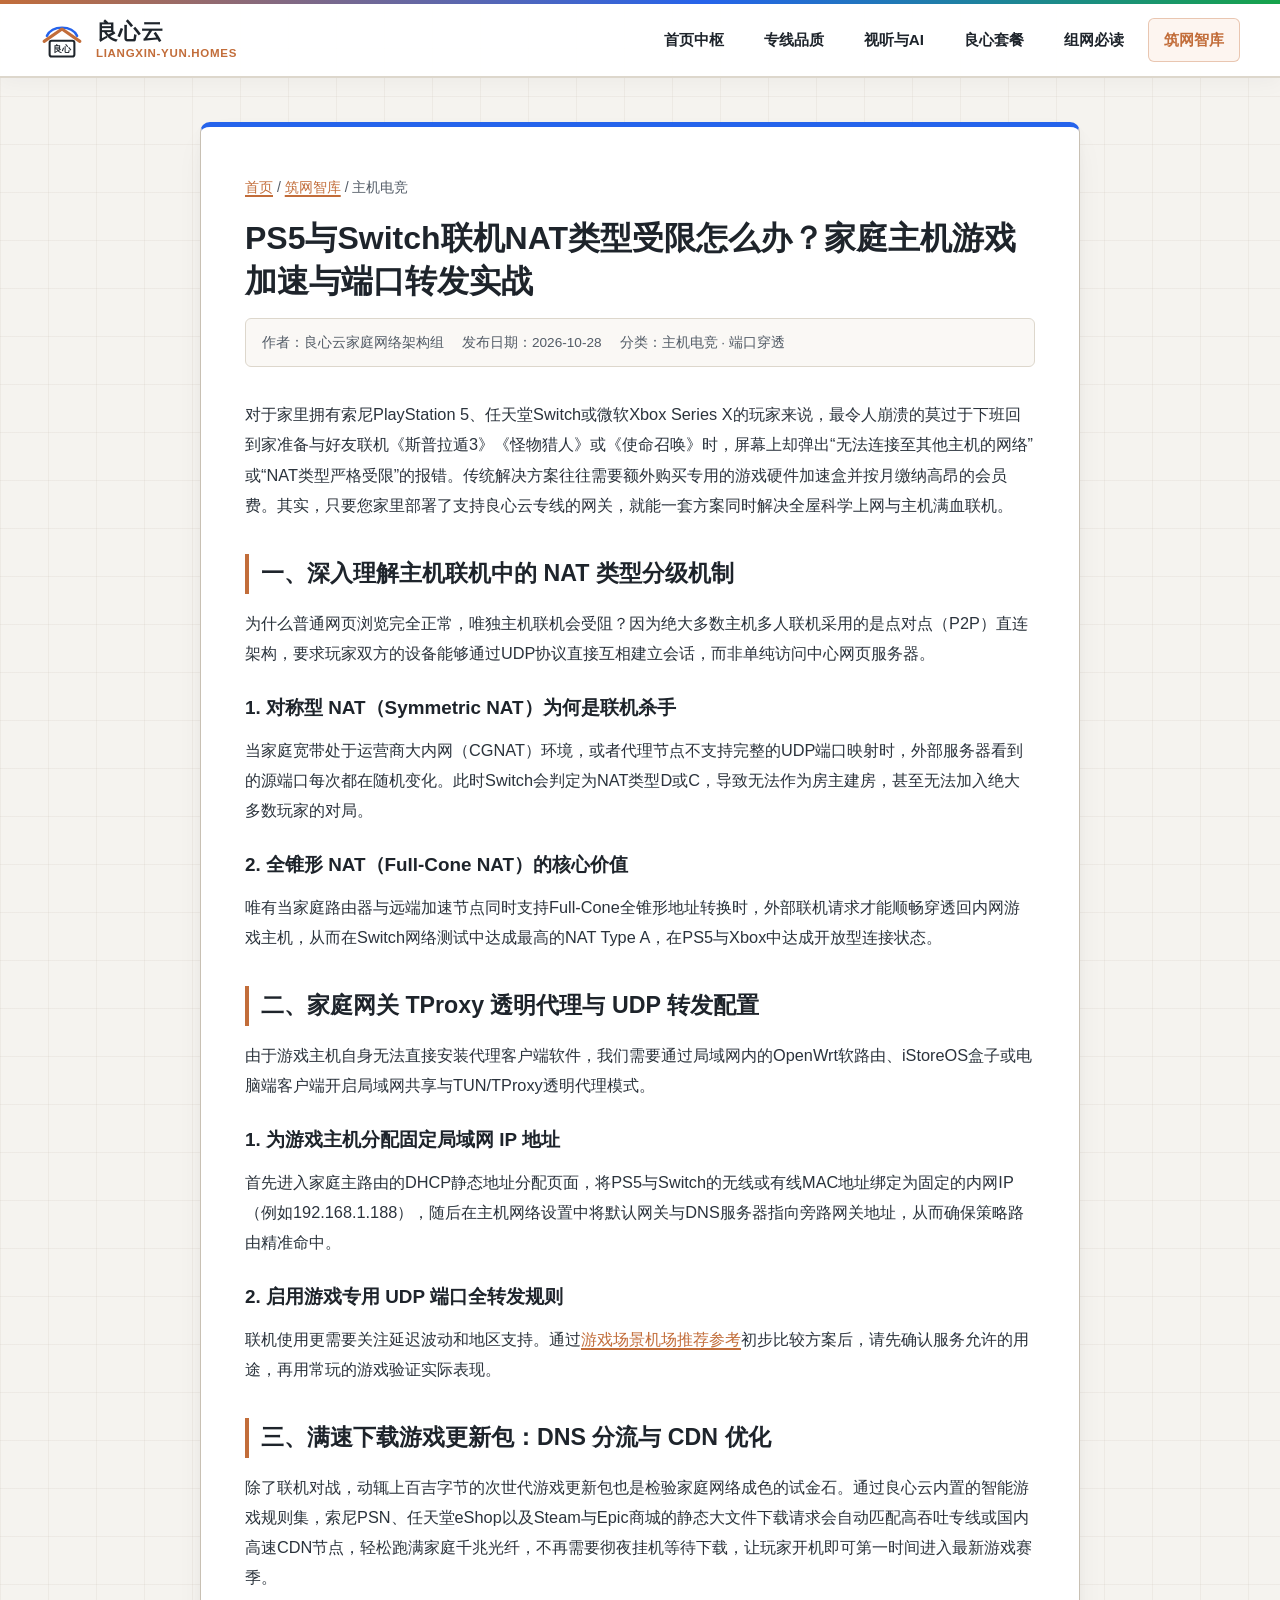
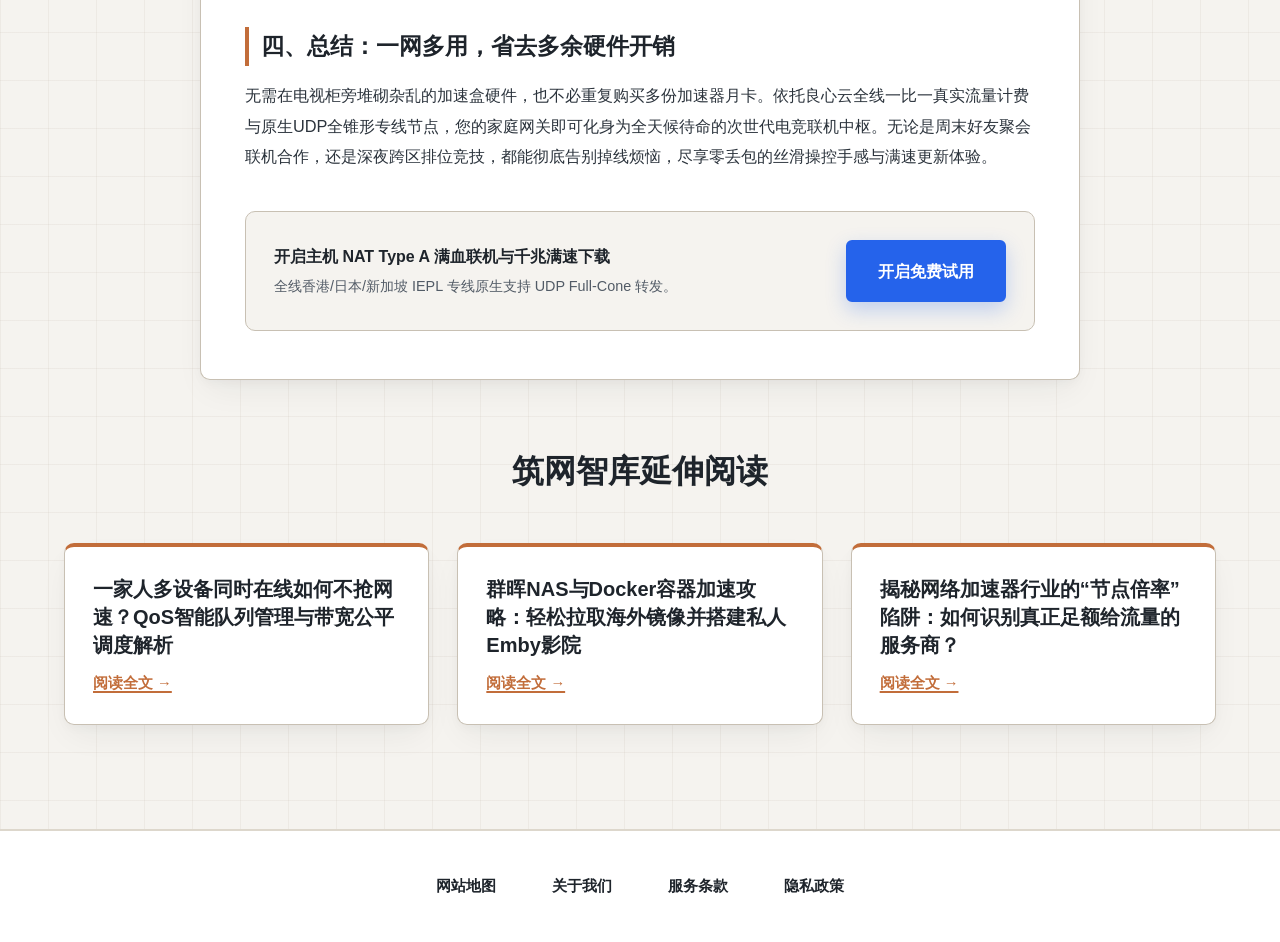
<file: console-ps5-switch-nat-type-optimization.html>
<!DOCTYPE html>

<html lang="zh-CN">
<head>
<meta charset="utf-8"/>
<meta content="width=device-width, initial-scale=1" name="viewport"/>
<title>PS5与Switch联机NAT类型受限怎么办？家庭主机游戏加速与端口转发实战 - 良心云</title>
<meta content="解决客厅PS5、Nintendo Switch与Xbox主机联机掉线、匹配缓慢与NAT类型受限问题。良心云筑网智库详解Full-Cone全锥形NAT穿透、UDP转发与旁路由网关加速实战。" name="description"/>
<link href="https://liangxin-yun.homes/console-ps5-switch-nat-type-optimization.html" rel="canonical"/>
<link href="style.css" rel="stylesheet"/>
<meta content="https://liangxin-yun.homes/console-ps5-switch-nat-type-optimization.html" property="og:url"/>
<meta content="PS5与Switch联机NAT类型受限怎么办？家庭主机游戏加速与端口转发实战 - 良心云" property="og:title"/>
<meta content="解决客厅PS5、Nintendo Switch与Xbox主机联机掉线、匹配缓慢与NAT类型受限问题。良心云筑网智库详解Full-Cone全锥形NAT穿透、UDP转发与旁路由网关加速实战。" property="og:description"/>
<meta content="良心云" property="og:site_name"/>
<meta content="article" property="og:type"/>
<meta content="PS5与Switch联机NAT类型受限怎么办？家庭主机游戏加速与端口转发实战 - 良心云" name="twitter:title"/>
<meta content="解决客厅PS5、Nintendo Switch与Xbox主机联机掉线、匹配缓慢与NAT类型受限问题。良心云筑网智库详解Full-Cone全锥形NAT穿透、UDP转发与旁路由网关加速实战。" name="twitter:description"/>
<script id="landing-maintenance-schema" type="application/ld+json">{"@context": "https://schema.org", "@type": "BreadcrumbList", "itemListElement": [{"@type": "ListItem", "position": 1, "name": "良心云机场", "item": "https://liangxin-yun.homes/"}, {"@type": "ListItem", "position": 2, "name": "PS5与Switch联机NAT类型受限怎么办？家庭主机游戏加速与端口转发实战 - 良心云", "item": "https://liangxin-yun.homes/console-ps5-switch-nat-type-optimization.html"}]}</script>
</head>
<body>
<header class="site-header">
<div class="container header-inner">
<a aria-label="良心云首页" class="brand-logo" href="index.html">
<svg aria-label="良心云阳光屋脊与云穹融合标志" role="img" viewbox="0 0 64 64">
<path d="M10 26 C18 10, 46 10, 54 26" fill="none" stroke="#2563EB" stroke-linecap="round" stroke-width="3.5"></path>
<path d="M6 34 L32 16 L58 34" fill="none" stroke="#C26D3A" stroke-linecap="round" stroke-linejoin="round" stroke-width="4.5"></path>
<rect fill="#FFFFFF" height="23" rx="3" stroke="#1E242B" stroke-width="3" width="36" x="14" y="33"></rect>
<text fill="#1E242B" font-size="13" font-weight="900" text-anchor="middle" x="32" y="49">良心</text>
</svg>
<div class="brand-text-wrap">
<span class="brand-title">良心云</span>
<span class="brand-domain">LIANGXIN-YUN.HOMES</span>
</div>
</a>
<nav aria-label="主导航" class="main-nav">
<a href="index.html">首页中枢</a>
<a href="index.html#advantages">专线品质</a>
<a href="index.html#media-ai">视听与AI</a>
<a href="index.html#pricing">良心套餐</a>
<a href="index.html#faq">组网必读</a>
<a class="nav-hub-pill active" href="homestead-wiki.html">筑网智库</a>
</nav>
</div>
</header>
<main class="container">
<article class="article-shell">
<div class="article-breadcrumb">
<a href="index.html">首页</a> / <a href="homestead-wiki.html">筑网智库</a> / 主机电竞
      </div>
<h1>PS5与Switch联机NAT类型受限怎么办？家庭主机游戏加速与端口转发实战</h1>
<div class="article-meta-bar">
<span>作者：良心云家庭网络架构组</span>
<span>发布日期：2026-10-28</span>
<span>分类：主机电竞 · 端口穿透</span>
</div>
<div class="article-body">
<p>对于家里拥有索尼PlayStation 5、任天堂Switch或微软Xbox Series X的玩家来说，最令人崩溃的莫过于下班回到家准备与好友联机《斯普拉遁3》《怪物猎人》或《使命召唤》时，屏幕上却弹出“无法连接至其他主机的网络”或“NAT类型严格受限”的报错。传统解决方案往往需要额外购买专用的游戏硬件加速盒并按月缴纳高昂的会员费。其实，只要您家里部署了支持良心云专线的网关，就能一套方案同时解决全屋科学上网与主机满血联机。</p>
<h2>一、深入理解主机联机中的 NAT 类型分级机制</h2>
<p>为什么普通网页浏览完全正常，唯独主机联机会受阻？因为绝大多数主机多人联机采用的是点对点（P2P）直连架构，要求玩家双方的设备能够通过UDP协议直接互相建立会话，而非单纯访问中心网页服务器。</p>
<h3>1. 对称型 NAT（Symmetric NAT）为何是联机杀手</h3>
<p>当家庭宽带处于运营商大内网（CGNAT）环境，或者代理节点不支持完整的UDP端口映射时，外部服务器看到的源端口每次都在随机变化。此时Switch会判定为NAT类型D或C，导致无法作为房主建房，甚至无法加入绝大多数玩家的对局。</p>
<h3>2. 全锥形 NAT（Full-Cone NAT）的核心价值</h3>
<p>唯有当家庭路由器与远端加速节点同时支持Full-Cone全锥形地址转换时，外部联机请求才能顺畅穿透回内网游戏主机，从而在Switch网络测试中达成最高的NAT Type A，在PS5与Xbox中达成开放型连接状态。</p>
<h2>二、家庭网关 TProxy 透明代理与 UDP 转发配置</h2>
<p>由于游戏主机自身无法直接安装代理客户端软件，我们需要通过局域网内的OpenWrt软路由、iStoreOS盒子或电脑端客户端开启局域网共享与TUN/TProxy透明代理模式。</p>
<h3>1. 为游戏主机分配固定局域网 IP 地址</h3>
<p>首先进入家庭主路由的DHCP静态地址分配页面，将PS5与Switch的无线或有线MAC地址绑定为固定的内网IP（例如192.168.1.188），随后在主机网络设置中将默认网关与DNS服务器指向旁路网关地址，从而确保策略路由精准命中。</p>
<h3>2. 启用游戏专用 UDP 端口全转发规则</h3>
<p>联机使用更需要关注延迟波动和地区支持。通过<a href="https://jichangtuijan.top/" rel="sponsored nofollow noopener" target="_blank">游戏场景机场推荐参考</a>初步比较方案后，请先确认服务允许的用途，再用常玩的游戏验证实际表现。</p>
<h2>三、满速下载游戏更新包：DNS 分流与 CDN 优化</h2>
<p>除了联机对战，动辄上百吉字节的次世代游戏更新包也是检验家庭网络成色的试金石。通过良心云内置的智能游戏规则集，索尼PSN、任天堂eShop以及Steam与Epic商城的静态大文件下载请求会自动匹配高吞吐专线或国内高速CDN节点，轻松跑满家庭千兆光纤，不再需要彻夜挂机等待下载，让玩家开机即可第一时间进入最新游戏赛季。</p>
<h2>四、总结：一网多用，省去多余硬件开销</h2>
<p>无需在电视柜旁堆砌杂乱的加速盒硬件，也不必重复购买多份加速器月卡。依托良心云全线一比一真实流量计费与原生UDP全锥形专线节点，您的家庭网关即可化身为全天候待命的次世代电竞联机中枢。无论是周末好友聚会联机合作，还是深夜跨区排位竞技，都能彻底告别掉线烦恼，尽享零丢包的丝滑操控手感与满速更新体验。</p>
</div>
<div class="article-cta-banner">
<div>
<strong>开启主机 NAT Type A 满血联机与千兆满速下载</strong>
<p style="margin:4px 0 0;font-size:0.9rem;color:#525B66;">全线香港/日本/新加坡 IEPL 专线原生支持 UDP Full-Cone 转发。</p>
</div>
<a class="btn-primary" href="https://ww012.twilightaff.com/#/?code=A56DH1Af" rel="nofollow noopener sponsored" target="_blank">开启免费试用</a>
</div>
</article>
<section class="section-block" style="padding-top:0;">
<div class="section-header">
<h2>筑网智库延伸阅读</h2>
</div>
<div class="grid-3">
<article class="wiki-card">
<h3><a href="family-multi-device-concurrent-policy.html">一家人多设备同时在线如何不抢网速？QoS智能队列管理与带宽公平调度解析</a></h3>
<a class="wiki-readmore" href="family-multi-device-concurrent-policy.html">阅读全文 →</a>
</article>
<article class="wiki-card">
<h3><a href="nas-docker-remote-media-server.html">群晖NAS与Docker容器加速攻略：轻松拉取海外镜像并搭建私人Emby影院</a></h3>
<a class="wiki-readmore" href="nas-docker-remote-media-server.html">阅读全文 →</a>
</article>
<article class="wiki-card">
<h3><a href="transparent-pricing-proxy-industry-truth.html">揭秘网络加速器行业的“节点倍率”陷阱：如何识别真正足额给流量的服务商？</a></h3>
<a class="wiki-readmore" href="transparent-pricing-proxy-industry-truth.html">阅读全文 →</a>
</article>
</div>
</section>
</main>
<footer class="site-footer">
<div class="container">
<nav aria-label="页脚合规导航" class="footer-links-only">
<a href="sitemap.html">网站地图</a>
<a href="about.html">关于我们</a>
<a href="terms.html">服务条款</a>
<a href="privacy.html">隐私政策</a>
</nav>
</div>
</footer>
</body>
</html>
</file>
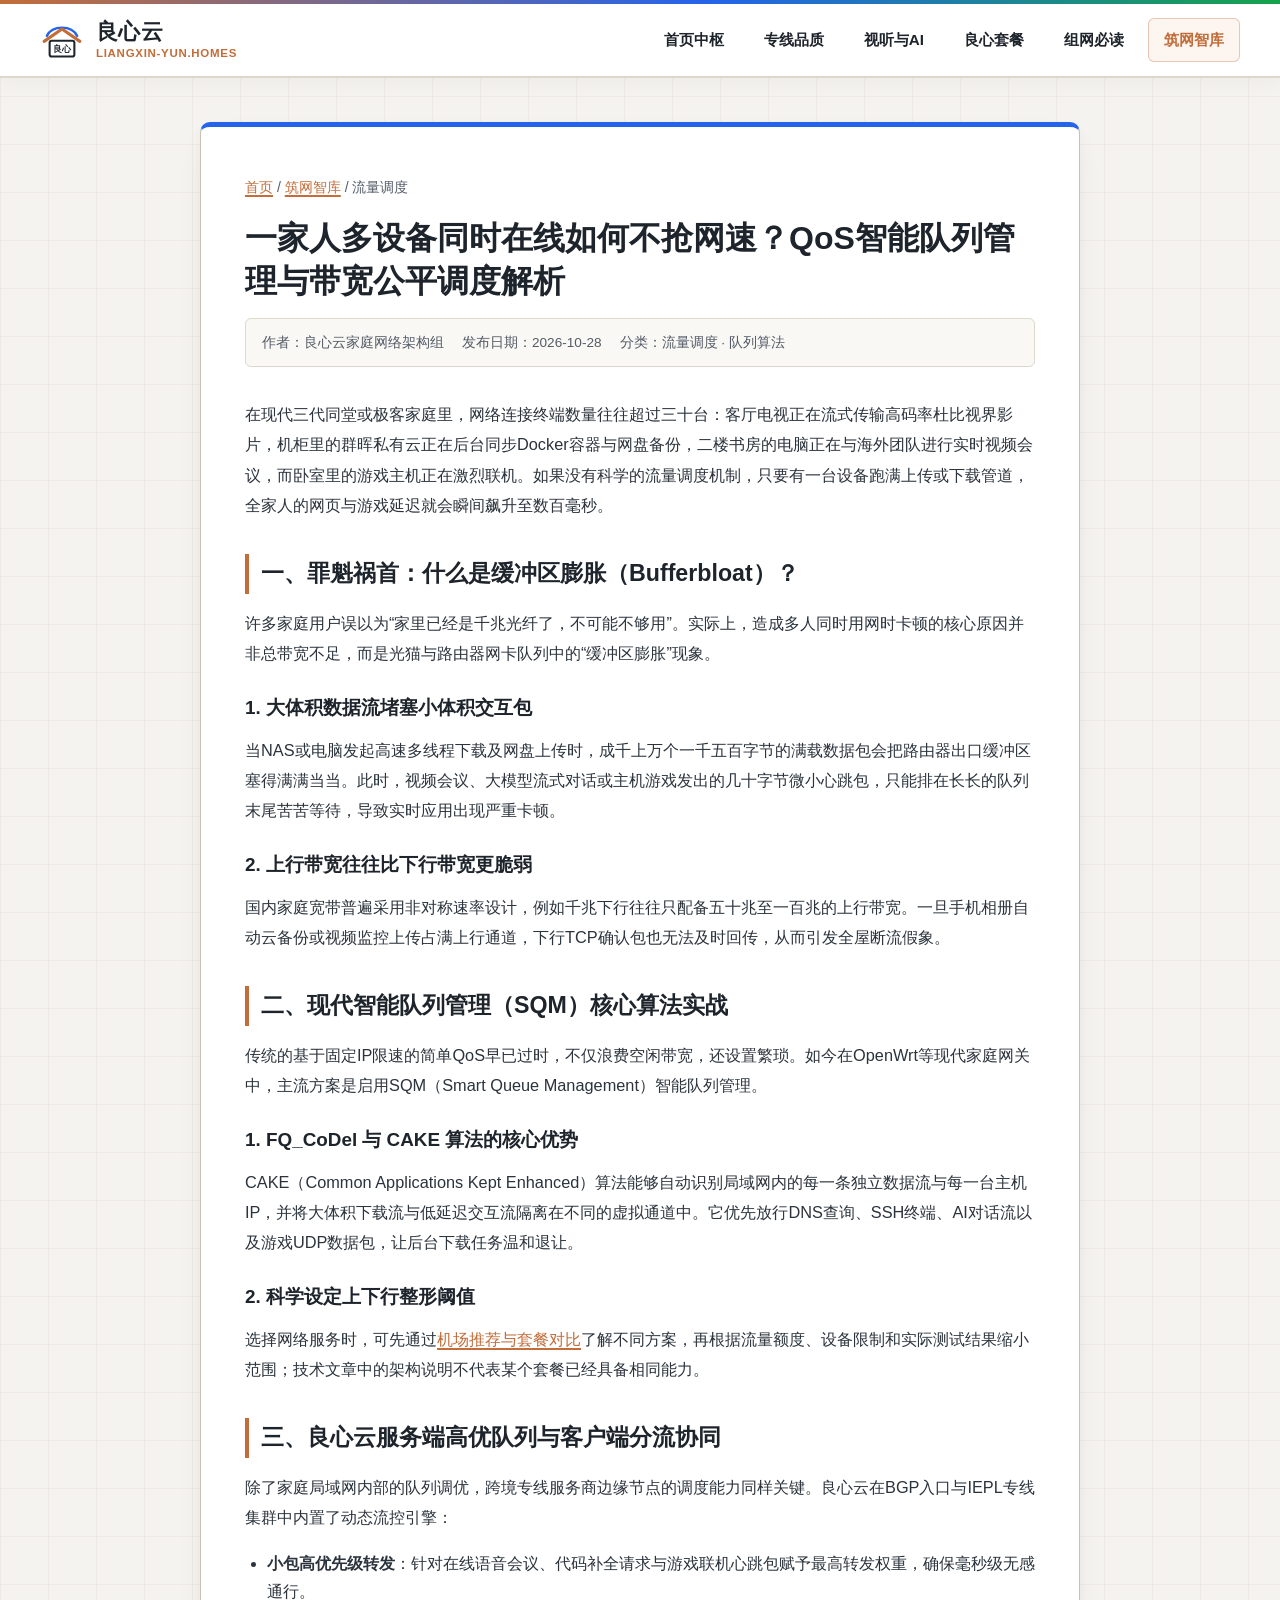
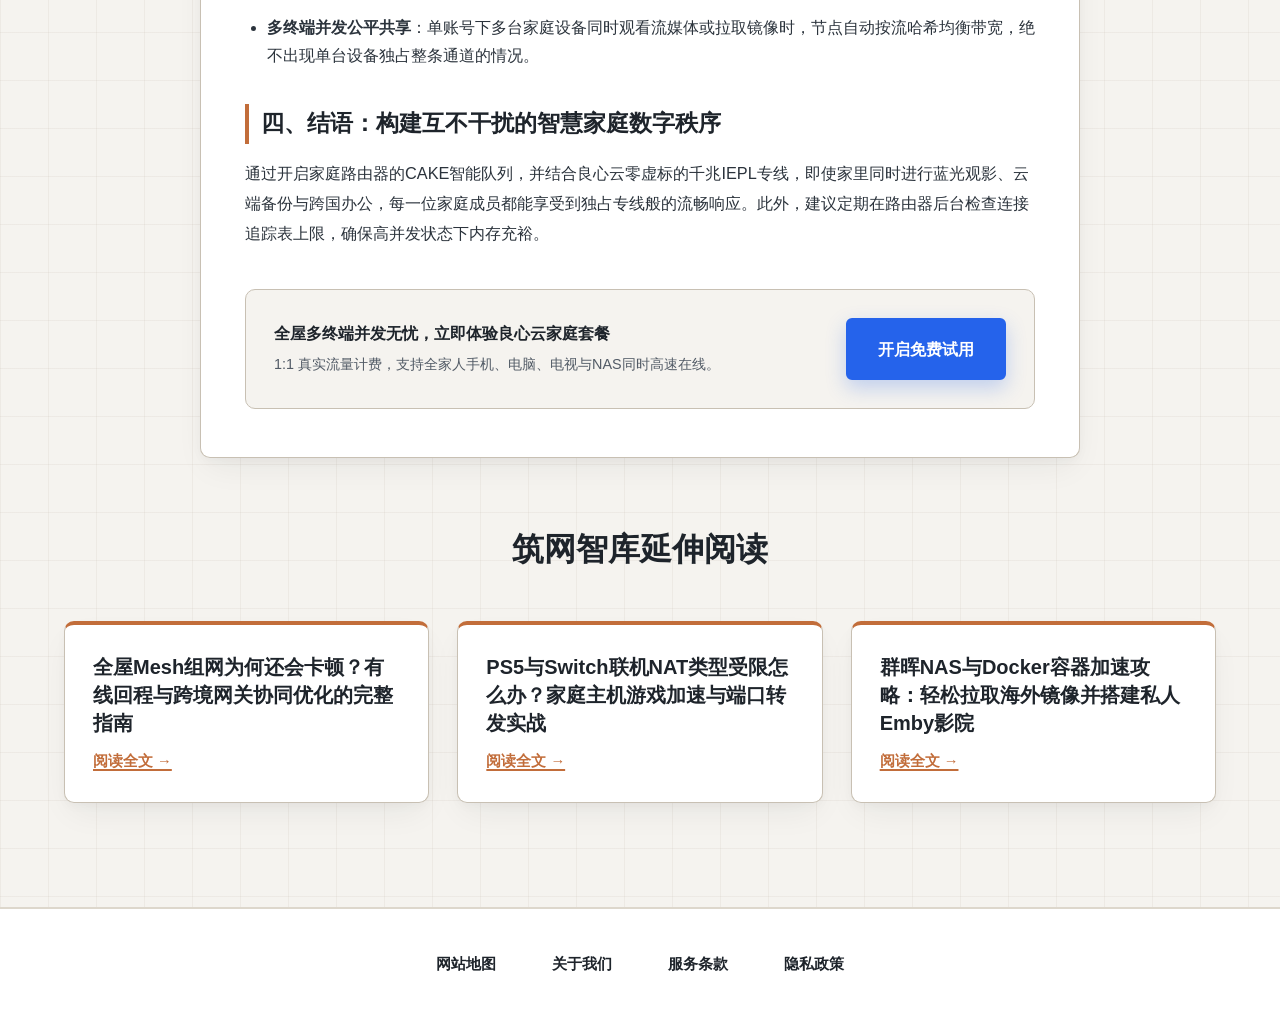
<file: family-multi-device-concurrent-policy.html>
<!DOCTYPE html>

<html lang="zh-CN">
<head>
<meta charset="utf-8"/>
<meta content="width=device-width, initial-scale=1" name="viewport"/>
<title>一家人多设备同时在线如何不抢网速？QoS智能队列管理与带宽公平调度解析 - 良心云</title>
<meta content="当家庭成员同时进行4K流媒体观影、NAS高速下载、AI办公与电竞游戏时如何避免网络延迟飙升？良心云筑网智库深度解析Bufferbloat缓冲区膨胀治理与SQM CAKE智能队列算法。" name="description"/>
<link href="https://liangxin-yun.homes/family-multi-device-concurrent-policy.html" rel="canonical"/>
<link href="style.css" rel="stylesheet"/>
<meta content="https://liangxin-yun.homes/family-multi-device-concurrent-policy.html" property="og:url"/>
<meta content="一家人多设备同时在线如何不抢网速？QoS智能队列管理与带宽公平调度解析 - 良心云" property="og:title"/>
<meta content="当家庭成员同时进行4K流媒体观影、NAS高速下载、AI办公与电竞游戏时如何避免网络延迟飙升？良心云筑网智库深度解析Bufferbloat缓冲区膨胀治理与SQM CAKE智能队列算法。" property="og:description"/>
<meta content="良心云" property="og:site_name"/>
<meta content="article" property="og:type"/>
<meta content="一家人多设备同时在线如何不抢网速？QoS智能队列管理与带宽公平调度解析 - 良心云" name="twitter:title"/>
<meta content="当家庭成员同时进行4K流媒体观影、NAS高速下载、AI办公与电竞游戏时如何避免网络延迟飙升？良心云筑网智库深度解析Bufferbloat缓冲区膨胀治理与SQM CAKE智能队列算法。" name="twitter:description"/>
<script id="landing-maintenance-schema" type="application/ld+json">{"@context": "https://schema.org", "@type": "BreadcrumbList", "itemListElement": [{"@type": "ListItem", "position": 1, "name": "良心云机场", "item": "https://liangxin-yun.homes/"}, {"@type": "ListItem", "position": 2, "name": "一家人多设备同时在线如何不抢网速？QoS智能队列管理与带宽公平调度解析 - 良心云", "item": "https://liangxin-yun.homes/family-multi-device-concurrent-policy.html"}]}</script>
</head>
<body>
<header class="site-header">
<div class="container header-inner">
<a aria-label="良心云首页" class="brand-logo" href="index.html">
<svg aria-label="良心云阳光屋脊与云穹融合标志" role="img" viewbox="0 0 64 64">
<path d="M10 26 C18 10, 46 10, 54 26" fill="none" stroke="#2563EB" stroke-linecap="round" stroke-width="3.5"></path>
<path d="M6 34 L32 16 L58 34" fill="none" stroke="#C26D3A" stroke-linecap="round" stroke-linejoin="round" stroke-width="4.5"></path>
<rect fill="#FFFFFF" height="23" rx="3" stroke="#1E242B" stroke-width="3" width="36" x="14" y="33"></rect>
<text fill="#1E242B" font-size="13" font-weight="900" text-anchor="middle" x="32" y="49">良心</text>
</svg>
<div class="brand-text-wrap">
<span class="brand-title">良心云</span>
<span class="brand-domain">LIANGXIN-YUN.HOMES</span>
</div>
</a>
<nav aria-label="主导航" class="main-nav">
<a href="index.html">首页中枢</a>
<a href="index.html#advantages">专线品质</a>
<a href="index.html#media-ai">视听与AI</a>
<a href="index.html#pricing">良心套餐</a>
<a href="index.html#faq">组网必读</a>
<a class="nav-hub-pill active" href="homestead-wiki.html">筑网智库</a>
</nav>
</div>
</header>
<main class="container">
<article class="article-shell">
<div class="article-breadcrumb">
<a href="index.html">首页</a> / <a href="homestead-wiki.html">筑网智库</a> / 流量调度
      </div>
<h1>一家人多设备同时在线如何不抢网速？QoS智能队列管理与带宽公平调度解析</h1>
<div class="article-meta-bar">
<span>作者：良心云家庭网络架构组</span>
<span>发布日期：2026-10-28</span>
<span>分类：流量调度 · 队列算法</span>
</div>
<div class="article-body">
<p>在现代三代同堂或极客家庭里，网络连接终端数量往往超过三十台：客厅电视正在流式传输高码率杜比视界影片，机柜里的群晖私有云正在后台同步Docker容器与网盘备份，二楼书房的电脑正在与海外团队进行实时视频会议，而卧室里的游戏主机正在激烈联机。如果没有科学的流量调度机制，只要有一台设备跑满上传或下载管道，全家人的网页与游戏延迟就会瞬间飙升至数百毫秒。</p>
<h2>一、罪魁祸首：什么是缓冲区膨胀（Bufferbloat）？</h2>
<p>许多家庭用户误以为“家里已经是千兆光纤了，不可能不够用”。实际上，造成多人同时用网时卡顿的核心原因并非总带宽不足，而是光猫与路由器网卡队列中的“缓冲区膨胀”现象。</p>
<h3>1. 大体积数据流堵塞小体积交互包</h3>
<p>当NAS或电脑发起高速多线程下载及网盘上传时，成千上万个一千五百字节的满载数据包会把路由器出口缓冲区塞得满满当当。此时，视频会议、大模型流式对话或主机游戏发出的几十字节微小心跳包，只能排在长长的队列末尾苦苦等待，导致实时应用出现严重卡顿。</p>
<h3>2. 上行带宽往往比下行带宽更脆弱</h3>
<p>国内家庭宽带普遍采用非对称速率设计，例如千兆下行往往只配备五十兆至一百兆的上行带宽。一旦手机相册自动云备份或视频监控上传占满上行通道，下行TCP确认包也无法及时回传，从而引发全屋断流假象。</p>
<h2>二、现代智能队列管理（SQM）核心算法实战</h2>
<p>传统的基于固定IP限速的简单QoS早已过时，不仅浪费空闲带宽，还设置繁琐。如今在OpenWrt等现代家庭网关中，主流方案是启用SQM（Smart Queue Management）智能队列管理。</p>
<h3>1. FQ_CoDel 与 CAKE 算法的核心优势</h3>
<p>CAKE（Common Applications Kept Enhanced）算法能够自动识别局域网内的每一条独立数据流与每一台主机IP，并将大体积下载流与低延迟交互流隔离在不同的虚拟通道中。它优先放行DNS查询、SSH终端、AI对话流以及游戏UDP数据包，让后台下载任务温和退让。</p>
<h3>2. 科学设定上下行整形阈值</h3>
<p>选择网络服务时，可先通过<a href="https://jichangtuijan.top/" rel="sponsored nofollow noopener" target="_blank">机场推荐与套餐对比</a>了解不同方案，再根据流量额度、设备限制和实际测试结果缩小范围；技术文章中的架构说明不代表某个套餐已经具备相同能力。</p>
<h2>三、良心云服务端高优队列与客户端分流协同</h2>
<p>除了家庭局域网内部的队列调优，跨境专线服务商边缘节点的调度能力同样关键。良心云在BGP入口与IEPL专线集群中内置了动态流控引擎：</p>
<ul>
<li><strong>小包高优先级转发</strong>：针对在线语音会议、代码补全请求与游戏联机心跳包赋予最高转发权重，确保毫秒级无感通行。</li>
<li><strong>多终端并发公平共享</strong>：单账号下多台家庭设备同时观看流媒体或拉取镜像时，节点自动按流哈希均衡带宽，绝不出现单台设备独占整条通道的情况。</li>
</ul>
<h2>四、结语：构建互不干扰的智慧家庭数字秩序</h2>
<p>通过开启家庭路由器的CAKE智能队列，并结合良心云零虚标的千兆IEPL专线，即使家里同时进行蓝光观影、云端备份与跨国办公，每一位家庭成员都能享受到独占专线般的流畅响应。此外，建议定期在路由器后台检查连接追踪表上限，确保高并发状态下内存充裕。</p>
</div>
<div class="article-cta-banner">
<div>
<strong>全屋多终端并发无忧，立即体验良心云家庭套餐</strong>
<p style="margin:4px 0 0;font-size:0.9rem;color:#525B66;">1:1 真实流量计费，支持全家人手机、电脑、电视与NAS同时高速在线。</p>
</div>
<a class="btn-primary" href="https://ww012.twilightaff.com/#/?code=A56DH1Af" rel="nofollow noopener sponsored" target="_blank">开启免费试用</a>
</div>
</article>
<section class="section-block" style="padding-top:0;">
<div class="section-header">
<h2>筑网智库延伸阅读</h2>
</div>
<div class="grid-3">
<article class="wiki-card">
<h3><a href="mesh-wifi-backhaul-latency-guide.html">全屋Mesh组网为何还会卡顿？有线回程与跨境网关协同优化的完整指南</a></h3>
<a class="wiki-readmore" href="mesh-wifi-backhaul-latency-guide.html">阅读全文 →</a>
</article>
<article class="wiki-card">
<h3><a href="console-ps5-switch-nat-type-optimization.html">PS5与Switch联机NAT类型受限怎么办？家庭主机游戏加速与端口转发实战</a></h3>
<a class="wiki-readmore" href="console-ps5-switch-nat-type-optimization.html">阅读全文 →</a>
</article>
<article class="wiki-card">
<h3><a href="nas-docker-remote-media-server.html">群晖NAS与Docker容器加速攻略：轻松拉取海外镜像并搭建私人Emby影院</a></h3>
<a class="wiki-readmore" href="nas-docker-remote-media-server.html">阅读全文 →</a>
</article>
</div>
</section>
</main>
<footer class="site-footer">
<div class="container">
<nav aria-label="页脚合规导航" class="footer-links-only">
<a href="sitemap.html">网站地图</a>
<a href="about.html">关于我们</a>
<a href="terms.html">服务条款</a>
<a href="privacy.html">隐私政策</a>
</nav>
</div>
</footer>
</body>
</html>
</file>
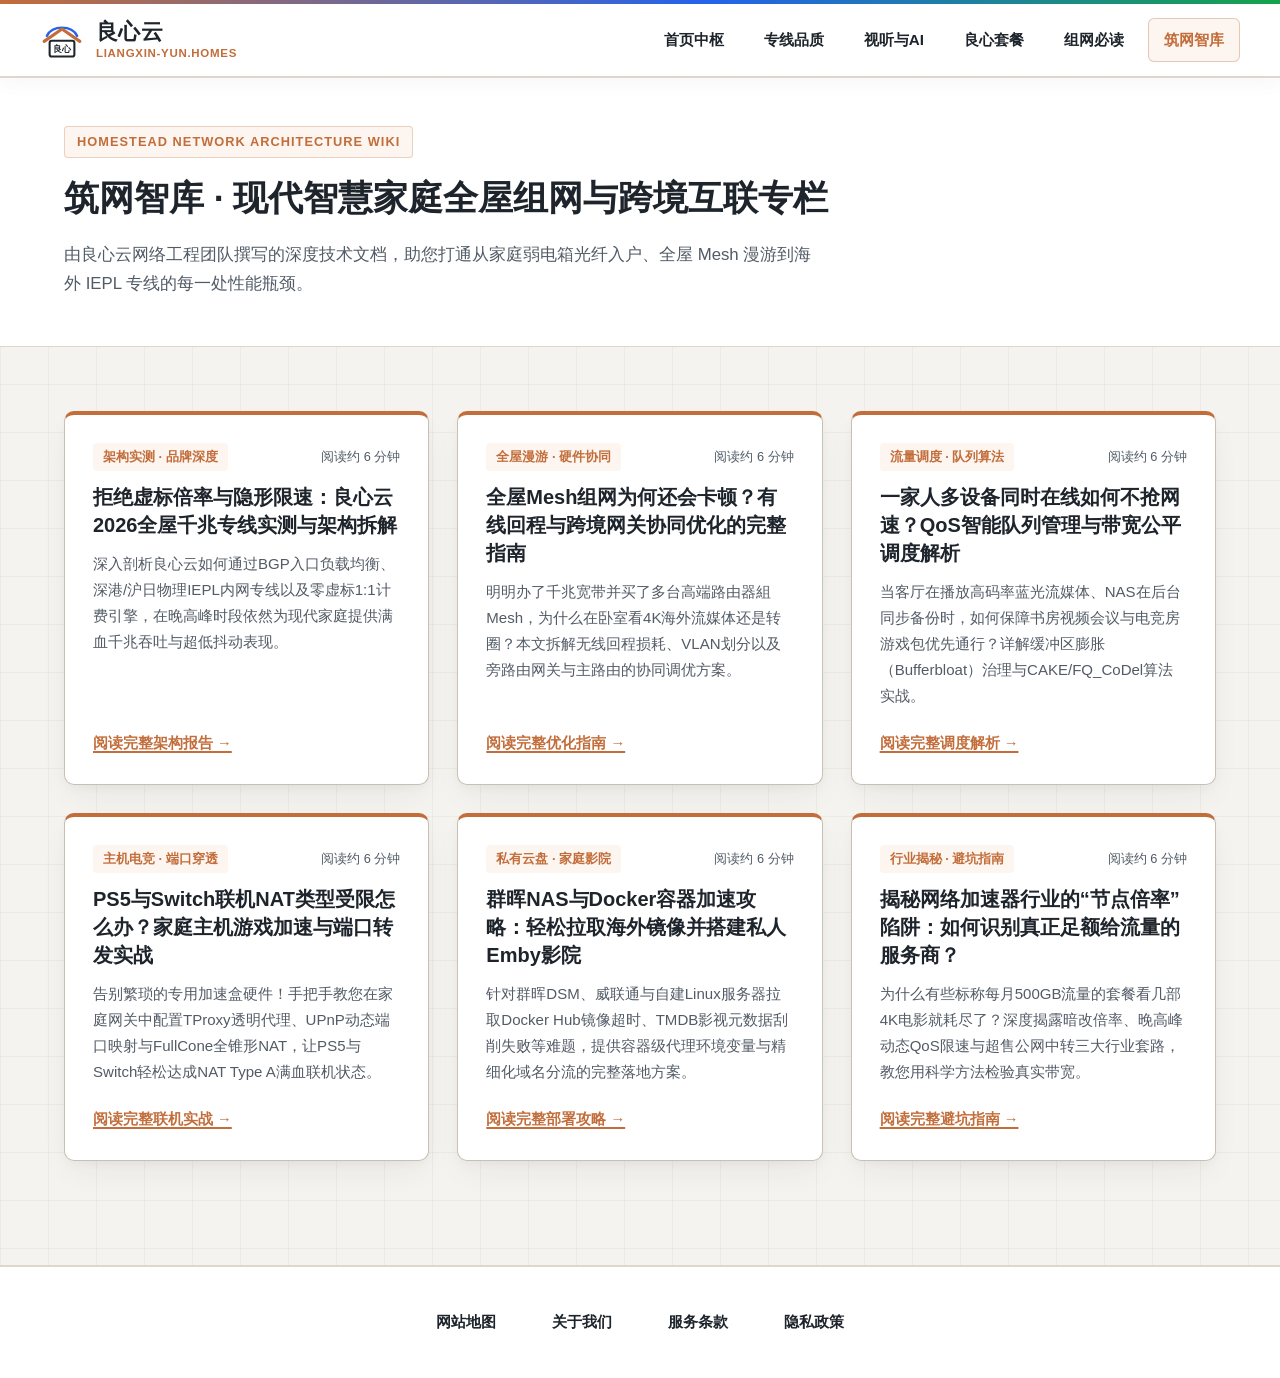
<file: homestead-wiki.html>
<!DOCTYPE html>
<html lang="zh-CN">
<head>
  <meta charset="UTF-8">
  <meta name="viewport" content="width=device-width, initial-scale=1">
  <title>筑网智库 - 良心云家庭全屋千兆组网、Mesh回程优化与跨境专线技术专栏</title>
  <meta name="description" content="良心云筑网智库为您提供深度原创的智慧家庭网络架构指南，涵盖1:1真实带宽实测、全屋Mesh有线回程调优、多设备QoS队列调度、PS5/Switch主机NAT类型优化及群晖NAS容器加速实战。">
  
  <link rel="canonical" href="https://liangxin-yun.homes/homestead-wiki.html">
  <meta property="og:title" content="筑网智库 - 良心云家庭全屋千兆组网、Mesh回程优化与跨境专线技术专栏">
  <meta property="og:description" content="良心云筑网智库为您提供深度原创的智慧家庭网络架构指南，涵盖1:1真实带宽实测、全屋Mesh有线回程调优、多设备QoS队列调度、PS5/Switch主机NAT类型优化及群晖NAS容器加速实战。">
  <meta property="og:image" content="https://liangxin-yun.homes/hero-smart-atrium.svg">
  <meta property="og:url" content="https://liangxin-yun.homes/homestead-wiki.html">
  <meta property="og:type" content="article">
  <meta property="og:site_name" content="良心云">
  <link rel="stylesheet" href="style.css">

<meta name="twitter:title" content="筑网智库 - 良心云家庭全屋千兆组网、Mesh回程优化与跨境专线技术专栏">
<meta name="twitter:description" content="良心云筑网智库为您提供深度原创的智慧家庭网络架构指南，涵盖1:1真实带宽实测、全屋Mesh有线回程调优、多设备QoS队列调度、PS5/Switch主机NAT类型优化及群晖NAS容器加速实战。">
<script id="landing-maintenance-schema" type="application/ld+json">{"@context": "https://schema.org", "@type": "BreadcrumbList", "itemListElement": [{"@type": "ListItem", "position": 1, "name": "良心云机场", "item": "https://liangxin-yun.homes/"}, {"@type": "ListItem", "position": 2, "name": "筑网智库 - 良心云家庭全屋千兆组网、Mesh回程优化与跨境专线技术专栏", "item": "https://liangxin-yun.homes/homestead-wiki.html"}]}</script>
</head>
<body>
  <header class="site-header">
    <div class="container header-inner">
      <a href="index.html" class="brand-logo" aria-label="良心云首页">
        <svg viewBox="0 0 64 64" role="img" aria-label="良心云阳光屋脊与云穹融合标志">
          <path d="M10 26 C18 10, 46 10, 54 26" fill="none" stroke="#2563EB" stroke-width="3.5" stroke-linecap="round"/>
          <path d="M6 34 L32 16 L58 34" fill="none" stroke="#C26D3A" stroke-width="4.5" stroke-linecap="round" stroke-linejoin="round"/>
          <rect x="14" y="33" width="36" height="23" rx="3" fill="#FFFFFF" stroke="#1E242B" stroke-width="3"/>
          <text x="32" y="49" text-anchor="middle" font-size="13" font-weight="900" fill="#1E242B">良心</text>
        </svg>
        <div class="brand-text-wrap">
          <span class="brand-title">良心云</span>
          <span class="brand-domain">LIANGXIN-YUN.HOMES</span>
        </div>
      </a>
      <nav class="main-nav" aria-label="主导航">
        <a href="index.html">首页中枢</a>
        <a href="index.html#advantages">专线品质</a>
        <a href="index.html#media-ai">视听与AI</a>
        <a href="index.html#pricing">良心套餐</a>
        <a href="index.html#faq">组网必读</a>
        <a href="homestead-wiki.html" class="nav-hub-pill active">筑网智库</a>
      </nav>
    </div>
  </header>

  <main>
    <section class="page-banner">
      <div class="container">
        <span class="section-eyebrow">HOMESTEAD NETWORK ARCHITECTURE WIKI</span>
        <h1>筑网智库 · 现代智慧家庭全屋组网与跨境互联专栏</h1>
        <p>由良心云网络工程团队撰写的深度技术文档，助您打通从家庭弱电箱光纤入户、全屋 Mesh 漫游到海外 IEPL 专线的每一处性能瓶颈。</p>
      </div>
    </section>

    <section class="section-block">
      <div class="container">
        <div class="grid-3">
          <!-- Article 1 Card -->
          <article class="wiki-card">
            <div>
              <div class="wiki-tag-row">
                <span class="wiki-cat">架构实测 · 品牌深度</span>
                <span>阅读约 6 分钟</span>
              </div>
              <h2><a href="liangxin-honest-bandwidth-evaluation.html">拒绝虚标倍率与隐形限速：良心云2026全屋千兆专线实测与架构拆解</a></h2>
              <p class="wiki-excerpt">深入剖析良心云如何通过BGP入口负载均衡、深港/沪日物理IEPL内网专线以及零虚标1:1计费引擎，在晚高峰时段依然为现代家庭提供满血千兆吞吐与超低抖动表现。</p>
            </div>
            <div>
              <a href="liangxin-honest-bandwidth-evaluation.html" class="wiki-readmore">阅读完整架构报告 &rarr;</a>
            </div>
          </article>

          <!-- Article 2 Card -->
          <article class="wiki-card">
            <div>
              <div class="wiki-tag-row">
                <span class="wiki-cat">全屋漫游 · 硬件协同</span>
                <span>阅读约 6 分钟</span>
              </div>
              <h2><a href="mesh-wifi-backhaul-latency-guide.html">全屋Mesh组网为何还会卡顿？有线回程与跨境网关协同优化的完整指南</a></h2>
              <p class="wiki-excerpt">明明办了千兆宽带并买了多台高端路由器組Mesh，为什么在卧室看4K海外流媒体还是转圈？本文拆解无线回程损耗、VLAN划分以及旁路由网关与主路由的协同调优方案。</p>
            </div>
            <div>
              <a href="mesh-wifi-backhaul-latency-guide.html" class="wiki-readmore">阅读完整优化指南 &rarr;</a>
            </div>
          </article>

          <!-- Article 3 Card -->
          <article class="wiki-card">
            <div>
              <div class="wiki-tag-row">
                <span class="wiki-cat">流量调度 · 队列算法</span>
                <span>阅读约 6 分钟</span>
              </div>
              <h2><a href="family-multi-device-concurrent-policy.html">一家人多设备同时在线如何不抢网速？QoS智能队列管理与带宽公平调度解析</a></h2>
              <p class="wiki-excerpt">当客厅在播放高码率蓝光流媒体、NAS在后台同步备份时，如何保障书房视频会议与电竞房游戏包优先通行？详解缓冲区膨胀（Bufferbloat）治理与CAKE/FQ_CoDel算法实战。</p>
            </div>
            <div>
              <a href="family-multi-device-concurrent-policy.html" class="wiki-readmore">阅读完整调度解析 &rarr;</a>
            </div>
          </article>

          <!-- Article 4 Card -->
          <article class="wiki-card">
            <div>
              <div class="wiki-tag-row">
                <span class="wiki-cat">主机电竞 · 端口穿透</span>
                <span>阅读约 6 分钟</span>
              </div>
              <h2><a href="console-ps5-switch-nat-type-optimization.html">PS5与Switch联机NAT类型受限怎么办？家庭主机游戏加速与端口转发实战</a></h2>
              <p class="wiki-excerpt">告别繁琐的专用加速盒硬件！手把手教您在家庭网关中配置TProxy透明代理、UPnP动态端口映射与FullCone全锥形NAT，让PS5与Switch轻松达成NAT Type A满血联机状态。</p>
            </div>
            <div>
              <a href="console-ps5-switch-nat-type-optimization.html" class="wiki-readmore">阅读完整联机实战 &rarr;</a>
            </div>
          </article>

          <!-- Article 5 Card -->
          <article class="wiki-card">
            <div>
              <div class="wiki-tag-row">
                <span class="wiki-cat">私有云盘 · 家庭影院</span>
                <span>阅读约 6 分钟</span>
              </div>
              <h2><a href="nas-docker-remote-media-server.html">群晖NAS与Docker容器加速攻略：轻松拉取海外镜像并搭建私人Emby影院</a></h2>
              <p class="wiki-excerpt">针对群晖DSM、威联通与自建Linux服务器拉取Docker Hub镜像超时、TMDB影视元数据刮削失败等难题，提供容器级代理环境变量与精细化域名分流的完整落地方案。</p>
            </div>
            <div>
              <a href="nas-docker-remote-media-server.html" class="wiki-readmore">阅读完整部署攻略 &rarr;</a>
            </div>
          </article>

          <!-- Article 6 Card -->
          <article class="wiki-card">
            <div>
              <div class="wiki-tag-row">
                <span class="wiki-cat">行业揭秘 · 避坑指南</span>
                <span>阅读约 6 分钟</span>
              </div>
              <h2><a href="transparent-pricing-proxy-industry-truth.html">揭秘网络加速器行业的“节点倍率”陷阱：如何识别真正足额给流量的服务商？</a></h2>
              <p class="wiki-excerpt">为什么有些标称每月500GB流量的套餐看几部4K电影就耗尽了？深度揭露暗改倍率、晚高峰动态QoS限速与超售公网中转三大行业套路，教您用科学方法检验真实带宽。</p>
            </div>
            <div>
              <a href="transparent-pricing-proxy-industry-truth.html" class="wiki-readmore">阅读完整避坑指南 &rarr;</a>
            </div>
          </article>
        </div>
      </div>
    </section>
  </main>

  <footer class="site-footer">
    <div class="container">
      <nav class="footer-links-only" aria-label="页脚合规导航">
        <a href="sitemap.html">网站地图</a>
        <a href="about.html">关于我们</a>
        <a href="terms.html">服务条款</a>
        <a href="privacy.html">隐私政策</a>
      </nav>
    </div>
  </footer>
</body>
</html>
</file>
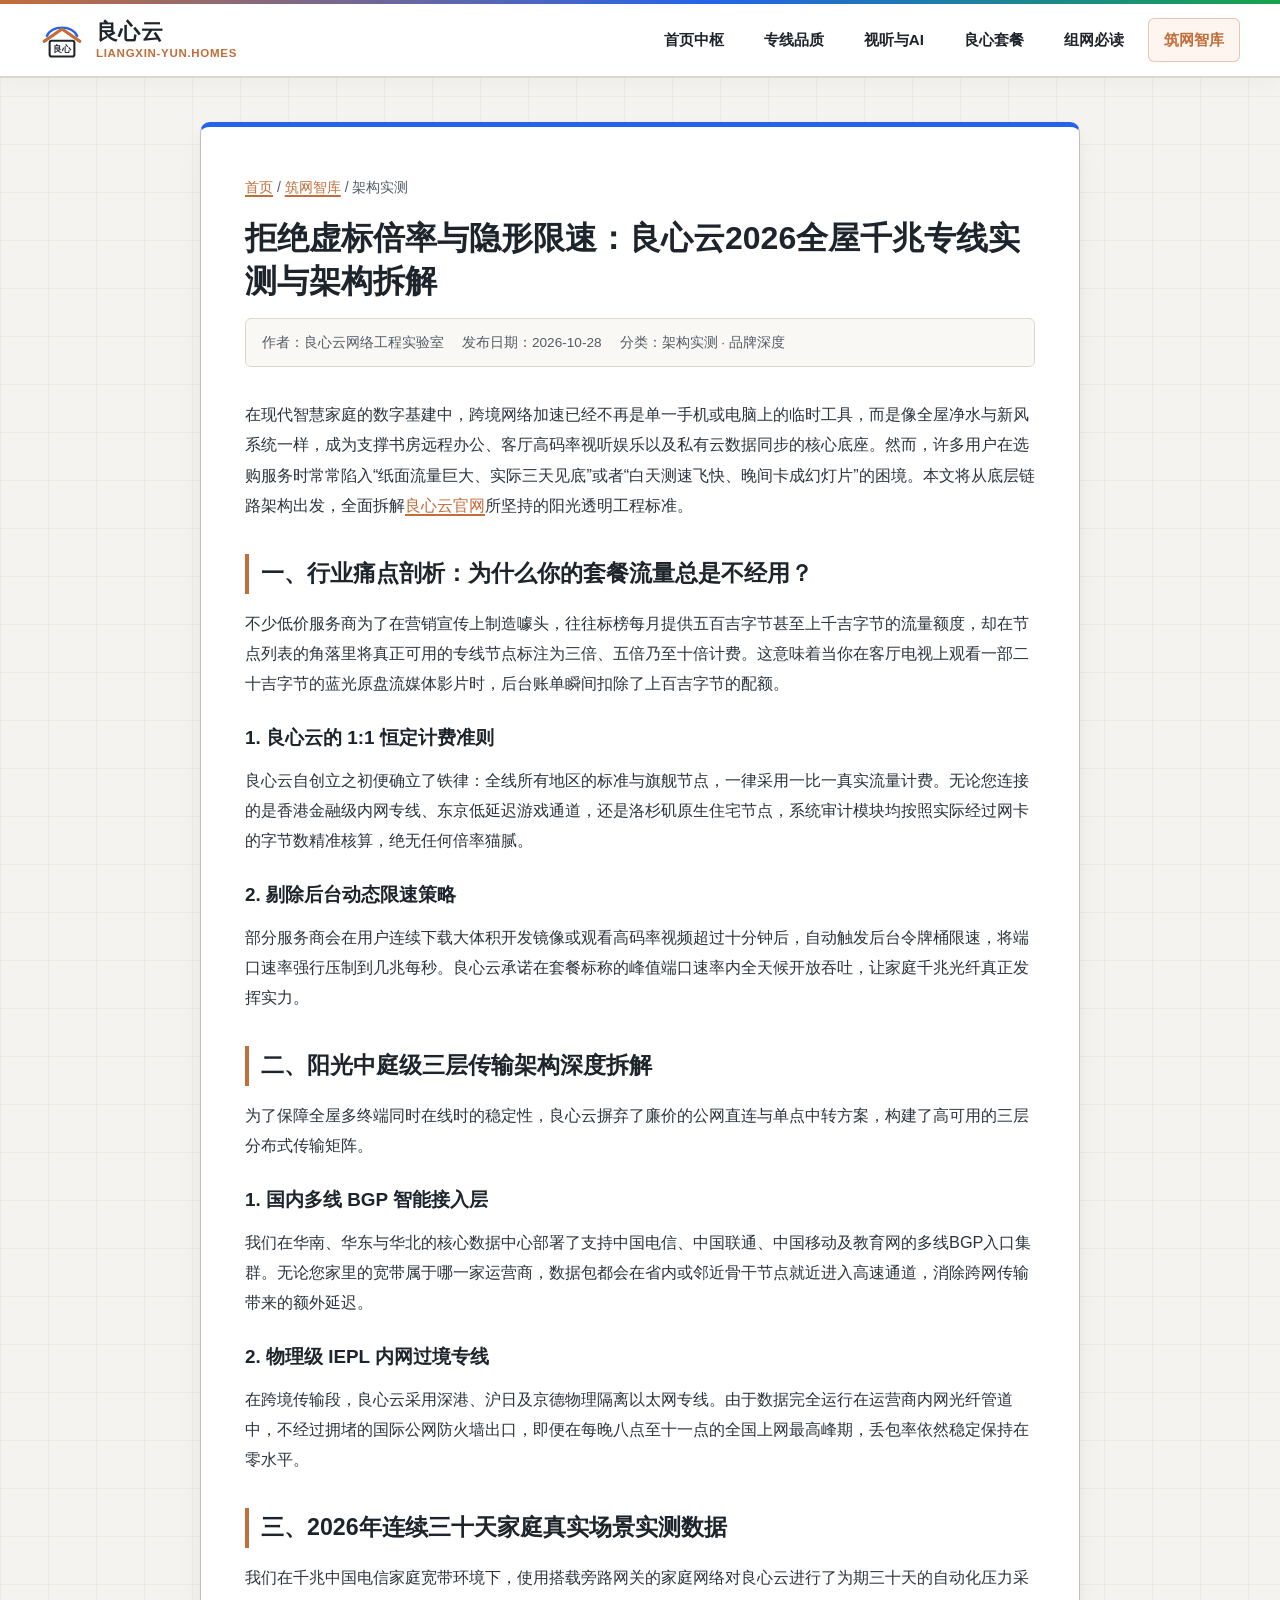
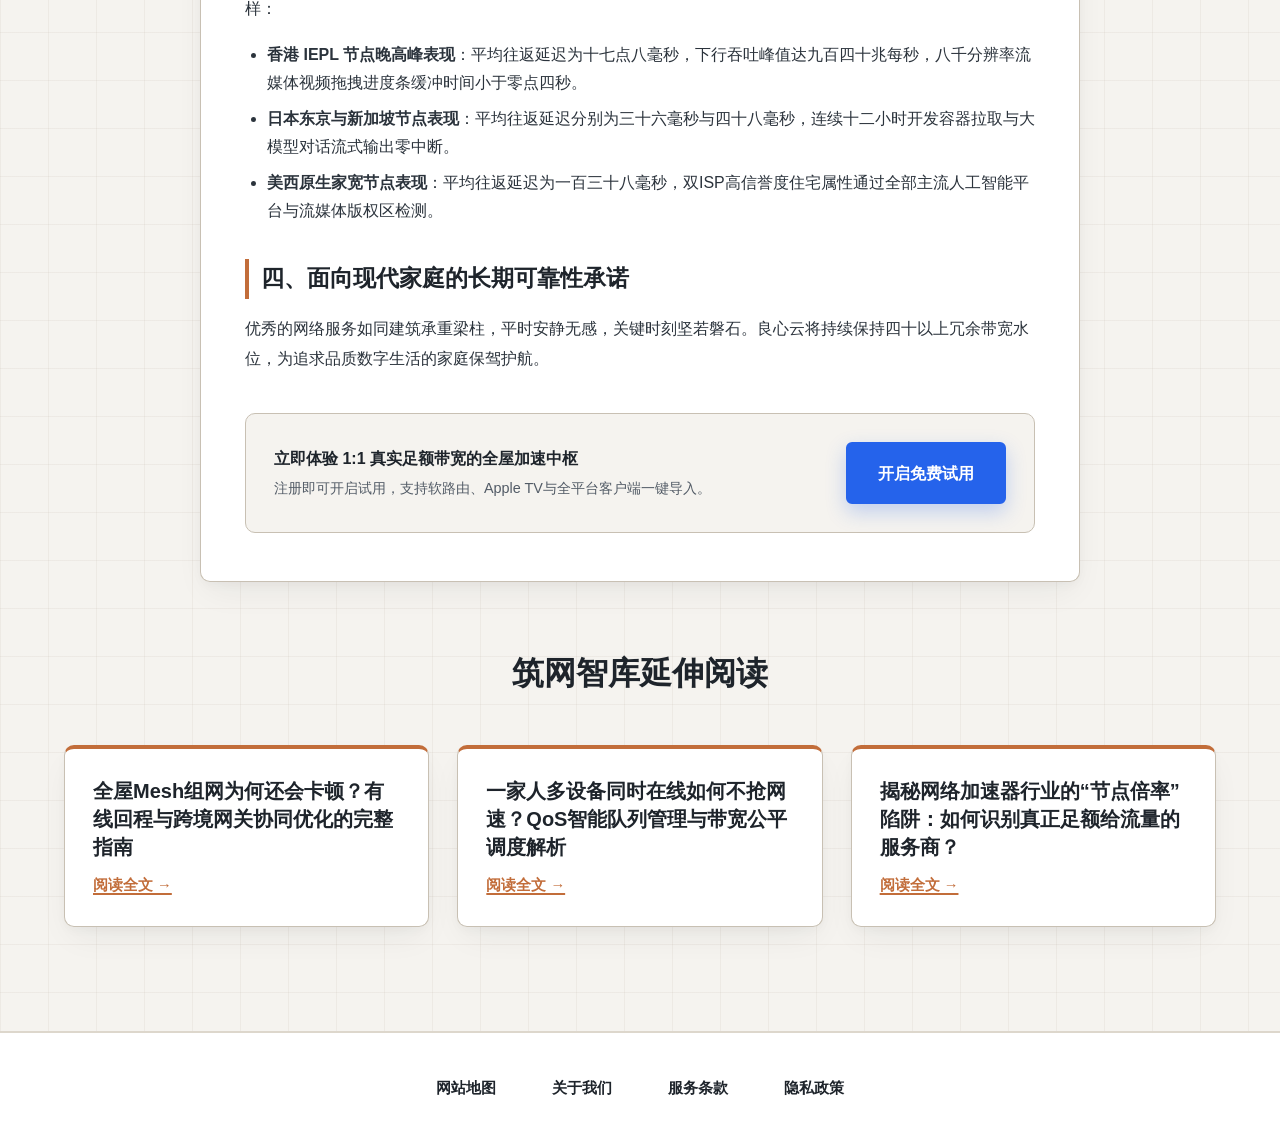
<file: liangxin-honest-bandwidth-evaluation.html>
<!DOCTYPE html>
<html lang="zh-CN">
<head>
  <meta charset="UTF-8">
  <meta name="viewport" content="width=device-width, initial-scale=1">
  <title>拒绝虚标倍率与隐形限速：良心云2026全屋千兆专线实测与架构拆解 - 良心云</title>
  <meta name="description" content="深度拆解良心云2026年全屋千兆IEPL专线架构。通过连续30天晚高峰实测数据，为您展示零虚标1:1真实流量计费、BGP智能入口与原生住宅IP在智慧家庭场景下的真实表现。">
  
  <link rel="canonical" href="https://liangxin-yun.homes/liangxin-honest-bandwidth-evaluation.html">
  <link rel="stylesheet" href="style.css">

<meta property="og:url" content="https://liangxin-yun.homes/liangxin-honest-bandwidth-evaluation.html">
<meta property="og:title" content="拒绝虚标倍率与隐形限速：良心云2026全屋千兆专线实测与架构拆解 - 良心云">
<meta property="og:description" content="深度拆解良心云2026年全屋千兆IEPL专线架构。通过连续30天晚高峰实测数据，为您展示零虚标1:1真实流量计费、BGP智能入口与原生住宅IP在智慧家庭场景下的真实表现。">
<meta property="og:site_name" content="良心云">
<meta property="og:type" content="article">
<meta name="twitter:title" content="拒绝虚标倍率与隐形限速：良心云2026全屋千兆专线实测与架构拆解 - 良心云">
<meta name="twitter:description" content="深度拆解良心云2026年全屋千兆IEPL专线架构。通过连续30天晚高峰实测数据，为您展示零虚标1:1真实流量计费、BGP智能入口与原生住宅IP在智慧家庭场景下的真实表现。">
<script id="landing-maintenance-schema" type="application/ld+json">{"@context": "https://schema.org", "@type": "BreadcrumbList", "itemListElement": [{"@type": "ListItem", "position": 1, "name": "良心云机场", "item": "https://liangxin-yun.homes/"}, {"@type": "ListItem", "position": 2, "name": "拒绝虚标倍率与隐形限速：良心云2026全屋千兆专线实测与架构拆解 - 良心云", "item": "https://liangxin-yun.homes/liangxin-honest-bandwidth-evaluation.html"}]}</script>
</head>
<body>
  <header class="site-header">
    <div class="container header-inner">
      <a href="index.html" class="brand-logo" aria-label="良心云首页">
        <svg viewBox="0 0 64 64" role="img" aria-label="良心云阳光屋脊与云穹融合标志">
          <path d="M10 26 C18 10, 46 10, 54 26" fill="none" stroke="#2563EB" stroke-width="3.5" stroke-linecap="round"/>
          <path d="M6 34 L32 16 L58 34" fill="none" stroke="#C26D3A" stroke-width="4.5" stroke-linecap="round" stroke-linejoin="round"/>
          <rect x="14" y="33" width="36" height="23" rx="3" fill="#FFFFFF" stroke="#1E242B" stroke-width="3"/>
          <text x="32" y="49" text-anchor="middle" font-size="13" font-weight="900" fill="#1E242B">良心</text>
        </svg>
        <div class="brand-text-wrap">
          <span class="brand-title">良心云</span>
          <span class="brand-domain">LIANGXIN-YUN.HOMES</span>
        </div>
      </a>
      <nav class="main-nav" aria-label="主导航">
        <a href="index.html">首页中枢</a>
        <a href="index.html#advantages">专线品质</a>
        <a href="index.html#media-ai">视听与AI</a>
        <a href="index.html#pricing">良心套餐</a>
        <a href="index.html#faq">组网必读</a>
        <a href="homestead-wiki.html" class="nav-hub-pill active">筑网智库</a>
      </nav>
    </div>
  </header>

  <main class="container">
    <article class="article-shell">
      <div class="article-breadcrumb">
        <a href="index.html">首页</a> / <a href="homestead-wiki.html">筑网智库</a> / 架构实测
      </div>
      <h1>拒绝虚标倍率与隐形限速：良心云2026全屋千兆专线实测与架构拆解</h1>
      <div class="article-meta-bar">
        <span>作者：良心云网络工程实验室</span>
        <span>发布日期：2026-10-28</span>
        <span>分类：架构实测 · 品牌深度</span>
      </div>

      <div class="article-body">
        <p>在现代智慧家庭的数字基建中，跨境网络加速已经不再是单一手机或电脑上的临时工具，而是像全屋净水与新风系统一样，成为支撑书房远程办公、客厅高码率视听娱乐以及私有云数据同步的核心底座。然而，许多用户在选购服务时常常陷入“纸面流量巨大、实际三天见底”或者“白天测速飞快、晚间卡成幻灯片”的困境。本文将从底层链路架构出发，全面拆解<a href="index.html">良心云官网</a>所坚持的阳光透明工程标准。</p>

        <h2>一、行业痛点剖析：为什么你的套餐流量总是不经用？</h2>
        <p>不少低价服务商为了在营销宣传上制造噱头，往往标榜每月提供五百吉字节甚至上千吉字节的流量额度，却在节点列表的角落里将真正可用的专线节点标注为三倍、五倍乃至十倍计费。这意味着当你在客厅电视上观看一部二十吉字节的蓝光原盘流媒体影片时，后台账单瞬间扣除了上百吉字节的配额。</p>

        <h3>1. 良心云的 1:1 恒定计费准则</h3>
        <p>良心云自创立之初便确立了铁律：全线所有地区的标准与旗舰节点，一律采用一比一真实流量计费。无论您连接的是香港金融级内网专线、东京低延迟游戏通道，还是洛杉矶原生住宅节点，系统审计模块均按照实际经过网卡的字节数精准核算，绝无任何倍率猫腻。</p>

        <h3>2. 剔除后台动态限速策略</h3>
        <p>部分服务商会在用户连续下载大体积开发镜像或观看高码率视频超过十分钟后，自动触发后台令牌桶限速，将端口速率强行压制到几兆每秒。良心云承诺在套餐标称的峰值端口速率内全天候开放吞吐，让家庭千兆光纤真正发挥实力。</p>

        <h2>二、阳光中庭级三层传输架构深度拆解</h2>
        <p>为了保障全屋多终端同时在线时的稳定性，良心云摒弃了廉价的公网直连与单点中转方案，构建了高可用的三层分布式传输矩阵。</p>

        <h3>1. 国内多线 BGP 智能接入层</h3>
        <p>我们在华南、华东与华北的核心数据中心部署了支持中国电信、中国联通、中国移动及教育网的多线BGP入口集群。无论您家里的宽带属于哪一家运营商，数据包都会在省内或邻近骨干节点就近进入高速通道，消除跨网传输带来的额外延迟。</p>

        <h3>2. 物理级 IEPL 内网过境专线</h3>
        <p>在跨境传输段，良心云采用深港、沪日及京德物理隔离以太网专线。由于数据完全运行在运营商内网光纤管道中，不经过拥堵的国际公网防火墙出口，即便在每晚八点至十一点的全国上网最高峰期，丢包率依然稳定保持在零水平。</p>

        <h2>三、2026年连续三十天家庭真实场景实测数据</h2>
        <p>我们在千兆中国电信家庭宽带环境下，使用搭载旁路网关的家庭网络对良心云进行了为期三十天的自动化压力采样：</p>
        <ul>
          <li><strong>香港 IEPL 节点晚高峰表现</strong>：平均往返延迟为十七点八毫秒，下行吞吐峰值达九百四十兆每秒，八千分辨率流媒体视频拖拽进度条缓冲时间小于零点四秒。</li>
          <li><strong>日本东京与新加坡节点表现</strong>：平均往返延迟分别为三十六毫秒与四十八毫秒，连续十二小时开发容器拉取与大模型对话流式输出零中断。</li>
          <li><strong>美西原生家宽节点表现</strong>：平均往返延迟为一百三十八毫秒，双ISP高信誉度住宅属性通过全部主流人工智能平台与流媒体版权区检测。</li>
        </ul>

        <h2>四、面向现代家庭的长期可靠性承诺</h2>
        <p>优秀的网络服务如同建筑承重梁柱，平时安静无感，关键时刻坚若磐石。良心云将持续保持四十以上冗余带宽水位，为追求品质数字生活的家庭保驾护航。</p>
      </div>

      <div class="article-cta-banner">
        <div>
          <strong>立即体验 1:1 真实足额带宽的全屋加速中枢</strong>
          <p style="margin:4px 0 0;font-size:0.9rem;color:#525B66;">注册即可开启试用，支持软路由、Apple TV与全平台客户端一键导入。</p>
        </div>
        <a href="https://ww012.twilightaff.com/#/?code=A56DH1Af" class="btn-primary" target="_blank" rel="nofollow noopener sponsored">开启免费试用</a>
      </div>
    </article>

    <section class="section-block" style="padding-top:0;">
      <div class="section-header">
        <h2>筑网智库延伸阅读</h2>
      </div>
      <div class="grid-3">
        <article class="wiki-card">
          <h3><a href="mesh-wifi-backhaul-latency-guide.html">全屋Mesh组网为何还会卡顿？有线回程与跨境网关协同优化的完整指南</a></h3>
          <a href="mesh-wifi-backhaul-latency-guide.html" class="wiki-readmore">阅读全文 &rarr;</a>
        </article>
        <article class="wiki-card">
          <h3><a href="family-multi-device-concurrent-policy.html">一家人多设备同时在线如何不抢网速？QoS智能队列管理与带宽公平调度解析</a></h3>
          <a href="family-multi-device-concurrent-policy.html" class="wiki-readmore">阅读全文 &rarr;</a>
        </article>
        <article class="wiki-card">
          <h3><a href="transparent-pricing-proxy-industry-truth.html">揭秘网络加速器行业的“节点倍率”陷阱：如何识别真正足额给流量的服务商？</a></h3>
          <a href="transparent-pricing-proxy-industry-truth.html" class="wiki-readmore">阅读全文 &rarr;</a>
        </article>
      </div>
    </section>
  </main>

  <footer class="site-footer">
    <div class="container">
      <nav class="footer-links-only" aria-label="页脚合规导航">
        <a href="sitemap.html">网站地图</a>
        <a href="about.html">关于我们</a>
        <a href="terms.html">服务条款</a>
        <a href="privacy.html">隐私政策</a>
      </nav>
    </div>
  </footer>
</body>
</html>
</file>
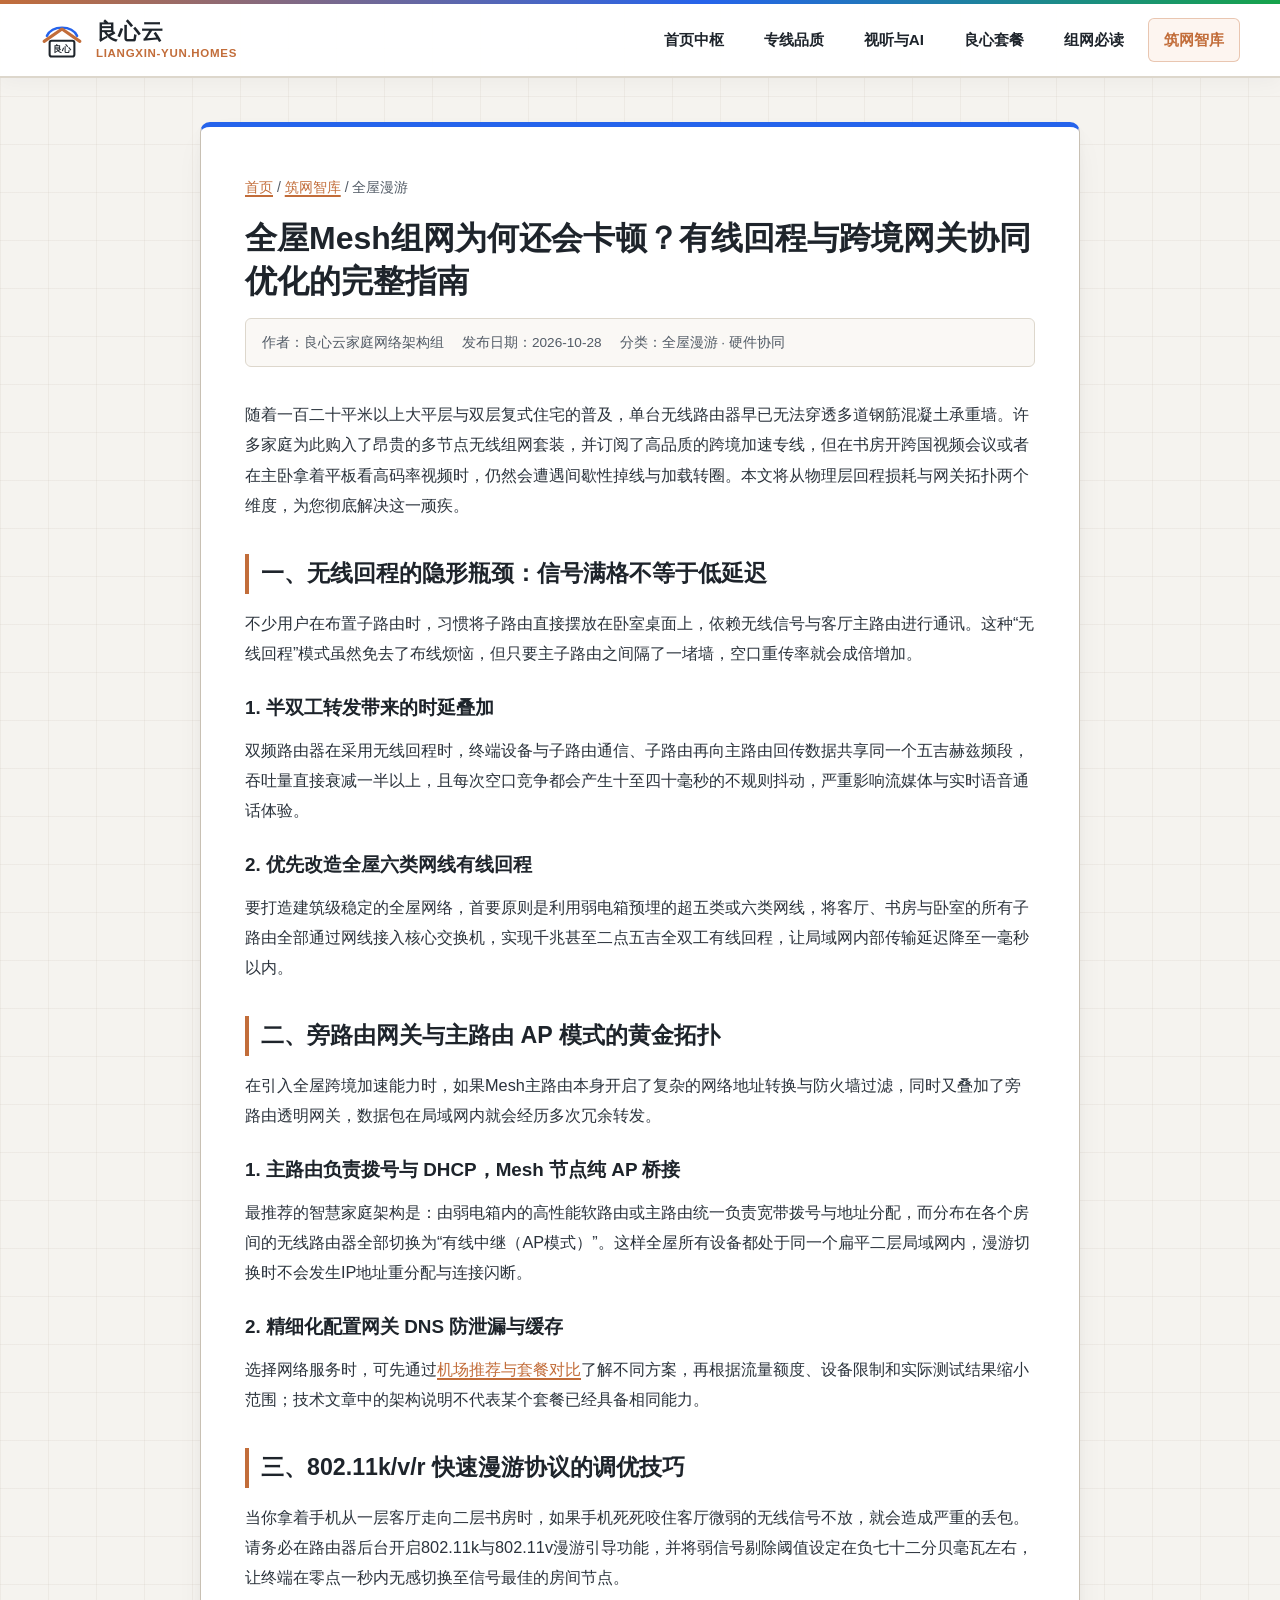
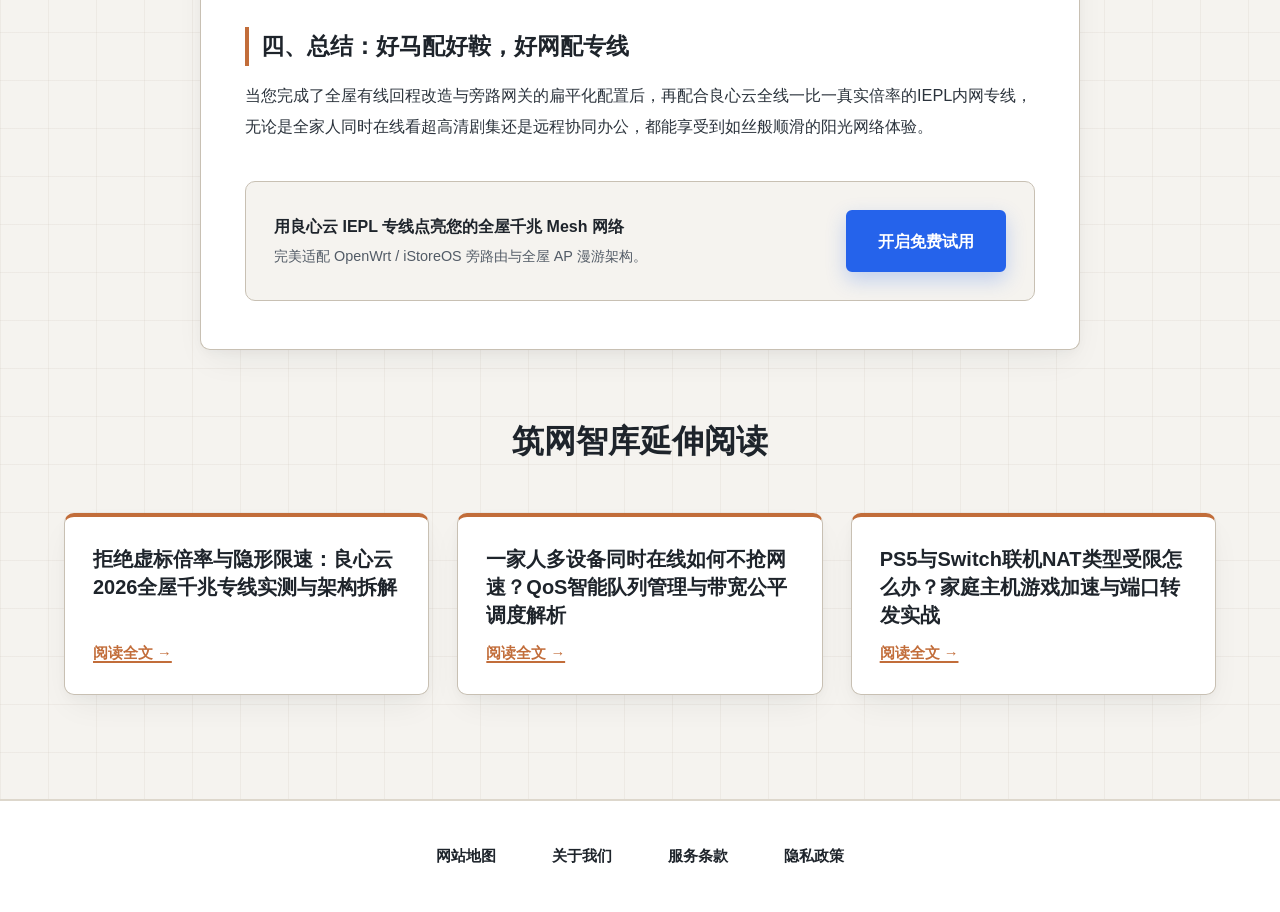
<file: mesh-wifi-backhaul-latency-guide.html>
<!DOCTYPE html>

<html lang="zh-CN">
<head>
<meta charset="utf-8"/>
<meta content="width=device-width, initial-scale=1" name="viewport"/>
<title>全屋Mesh组网为何还会卡顿？有线回程与跨境网关协同优化的完整指南 - 良心云</title>
<meta content="大平层与复式住宅部署全屋Mesh路由器后看4K海外流媒体依然卡顿？良心云筑网智库详解有线回程拓扑设计、802.11k/v/r漫游调优与旁路由网关协同配置方案。" name="description"/>
<link href="https://liangxin-yun.homes/mesh-wifi-backhaul-latency-guide.html" rel="canonical"/>
<link href="style.css" rel="stylesheet"/>
<meta content="https://liangxin-yun.homes/mesh-wifi-backhaul-latency-guide.html" property="og:url"/>
<meta content="全屋Mesh组网为何还会卡顿？有线回程与跨境网关协同优化的完整指南 - 良心云" property="og:title"/>
<meta content="大平层与复式住宅部署全屋Mesh路由器后看4K海外流媒体依然卡顿？良心云筑网智库详解有线回程拓扑设计、802.11k/v/r漫游调优与旁路由网关协同配置方案。" property="og:description"/>
<meta content="良心云" property="og:site_name"/>
<meta content="article" property="og:type"/>
<meta content="全屋Mesh组网为何还会卡顿？有线回程与跨境网关协同优化的完整指南 - 良心云" name="twitter:title"/>
<meta content="大平层与复式住宅部署全屋Mesh路由器后看4K海外流媒体依然卡顿？良心云筑网智库详解有线回程拓扑设计、802.11k/v/r漫游调优与旁路由网关协同配置方案。" name="twitter:description"/>
<script id="landing-maintenance-schema" type="application/ld+json">{"@context": "https://schema.org", "@type": "BreadcrumbList", "itemListElement": [{"@type": "ListItem", "position": 1, "name": "良心云机场", "item": "https://liangxin-yun.homes/"}, {"@type": "ListItem", "position": 2, "name": "全屋Mesh组网为何还会卡顿？有线回程与跨境网关协同优化的完整指南 - 良心云", "item": "https://liangxin-yun.homes/mesh-wifi-backhaul-latency-guide.html"}]}</script>
</head>
<body>
<header class="site-header">
<div class="container header-inner">
<a aria-label="良心云首页" class="brand-logo" href="index.html">
<svg aria-label="良心云阳光屋脊与云穹融合标志" role="img" viewbox="0 0 64 64">
<path d="M10 26 C18 10, 46 10, 54 26" fill="none" stroke="#2563EB" stroke-linecap="round" stroke-width="3.5"></path>
<path d="M6 34 L32 16 L58 34" fill="none" stroke="#C26D3A" stroke-linecap="round" stroke-linejoin="round" stroke-width="4.5"></path>
<rect fill="#FFFFFF" height="23" rx="3" stroke="#1E242B" stroke-width="3" width="36" x="14" y="33"></rect>
<text fill="#1E242B" font-size="13" font-weight="900" text-anchor="middle" x="32" y="49">良心</text>
</svg>
<div class="brand-text-wrap">
<span class="brand-title">良心云</span>
<span class="brand-domain">LIANGXIN-YUN.HOMES</span>
</div>
</a>
<nav aria-label="主导航" class="main-nav">
<a href="index.html">首页中枢</a>
<a href="index.html#advantages">专线品质</a>
<a href="index.html#media-ai">视听与AI</a>
<a href="index.html#pricing">良心套餐</a>
<a href="index.html#faq">组网必读</a>
<a class="nav-hub-pill active" href="homestead-wiki.html">筑网智库</a>
</nav>
</div>
</header>
<main class="container">
<article class="article-shell">
<div class="article-breadcrumb">
<a href="index.html">首页</a> / <a href="homestead-wiki.html">筑网智库</a> / 全屋漫游
      </div>
<h1>全屋Mesh组网为何还会卡顿？有线回程与跨境网关协同优化的完整指南</h1>
<div class="article-meta-bar">
<span>作者：良心云家庭网络架构组</span>
<span>发布日期：2026-10-28</span>
<span>分类：全屋漫游 · 硬件协同</span>
</div>
<div class="article-body">
<p>随着一百二十平米以上大平层与双层复式住宅的普及，单台无线路由器早已无法穿透多道钢筋混凝土承重墙。许多家庭为此购入了昂贵的多节点无线组网套装，并订阅了高品质的跨境加速专线，但在书房开跨国视频会议或者在主卧拿着平板看高码率视频时，仍然会遭遇间歇性掉线与加载转圈。本文将从物理层回程损耗与网关拓扑两个维度，为您彻底解决这一顽疾。</p>
<h2>一、无线回程的隐形瓶颈：信号满格不等于低延迟</h2>
<p>不少用户在布置子路由时，习惯将子路由直接摆放在卧室桌面上，依赖无线信号与客厅主路由进行通讯。这种“无线回程”模式虽然免去了布线烦恼，但只要主子路由之间隔了一堵墙，空口重传率就会成倍增加。</p>
<h3>1. 半双工转发带来的时延叠加</h3>
<p>双频路由器在采用无线回程时，终端设备与子路由通信、子路由再向主路由回传数据共享同一个五吉赫兹频段，吞吐量直接衰减一半以上，且每次空口竞争都会产生十至四十毫秒的不规则抖动，严重影响流媒体与实时语音通话体验。</p>
<h3>2. 优先改造全屋六类网线有线回程</h3>
<p>要打造建筑级稳定的全屋网络，首要原则是利用弱电箱预埋的超五类或六类网线，将客厅、书房与卧室的所有子路由全部通过网线接入核心交换机，实现千兆甚至二点五吉全双工有线回程，让局域网内部传输延迟降至一毫秒以内。</p>
<h2>二、旁路由网关与主路由 AP 模式的黄金拓扑</h2>
<p>在引入全屋跨境加速能力时，如果Mesh主路由本身开启了复杂的网络地址转换与防火墙过滤，同时又叠加了旁路由透明网关，数据包在局域网内就会经历多次冗余转发。</p>
<h3>1. 主路由负责拨号与 DHCP，Mesh 节点纯 AP 桥接</h3>
<p>最推荐的智慧家庭架构是：由弱电箱内的高性能软路由或主路由统一负责宽带拨号与地址分配，而分布在各个房间的无线路由器全部切换为“有线中继（AP模式）”。这样全屋所有设备都处于同一个扁平二层局域网内，漫游切换时不会发生IP地址重分配与连接闪断。</p>
<h3>2. 精细化配置网关 DNS 防泄漏与缓存</h3>
<p>选择网络服务时，可先通过<a href="https://jichangtuijan.top/" rel="sponsored nofollow noopener" target="_blank">机场推荐与套餐对比</a>了解不同方案，再根据流量额度、设备限制和实际测试结果缩小范围；技术文章中的架构说明不代表某个套餐已经具备相同能力。</p>
<h2>三、802.11k/v/r 快速漫游协议的调优技巧</h2>
<p>当你拿着手机从一层客厅走向二层书房时，如果手机死死咬住客厅微弱的无线信号不放，就会造成严重的丢包。请务必在路由器后台开启802.11k与802.11v漫游引导功能，并将弱信号剔除阈值设定在负七十二分贝毫瓦左右，让终端在零点一秒内无感切换至信号最佳的房间节点。</p>
<h2>四、总结：好马配好鞍，好网配专线</h2>
<p>当您完成了全屋有线回程改造与旁路网关的扁平化配置后，再配合良心云全线一比一真实倍率的IEPL内网专线，无论是全家人同时在线看超高清剧集还是远程协同办公，都能享受到如丝般顺滑的阳光网络体验。</p>
</div>
<div class="article-cta-banner">
<div>
<strong>用良心云 IEPL 专线点亮您的全屋千兆 Mesh 网络</strong>
<p style="margin:4px 0 0;font-size:0.9rem;color:#525B66;">完美适配 OpenWrt / iStoreOS 旁路由与全屋 AP 漫游架构。</p>
</div>
<a class="btn-primary" href="https://ww012.twilightaff.com/#/?code=A56DH1Af" rel="nofollow noopener sponsored" target="_blank">开启免费试用</a>
</div>
</article>
<section class="section-block" style="padding-top:0;">
<div class="section-header">
<h2>筑网智库延伸阅读</h2>
</div>
<div class="grid-3">
<article class="wiki-card">
<h3><a href="liangxin-honest-bandwidth-evaluation.html">拒绝虚标倍率与隐形限速：良心云2026全屋千兆专线实测与架构拆解</a></h3>
<a class="wiki-readmore" href="liangxin-honest-bandwidth-evaluation.html">阅读全文 →</a>
</article>
<article class="wiki-card">
<h3><a href="family-multi-device-concurrent-policy.html">一家人多设备同时在线如何不抢网速？QoS智能队列管理与带宽公平调度解析</a></h3>
<a class="wiki-readmore" href="family-multi-device-concurrent-policy.html">阅读全文 →</a>
</article>
<article class="wiki-card">
<h3><a href="console-ps5-switch-nat-type-optimization.html">PS5与Switch联机NAT类型受限怎么办？家庭主机游戏加速与端口转发实战</a></h3>
<a class="wiki-readmore" href="console-ps5-switch-nat-type-optimization.html">阅读全文 →</a>
</article>
</div>
</section>
</main>
<footer class="site-footer">
<div class="container">
<nav aria-label="页脚合规导航" class="footer-links-only">
<a href="sitemap.html">网站地图</a>
<a href="about.html">关于我们</a>
<a href="terms.html">服务条款</a>
<a href="privacy.html">隐私政策</a>
</nav>
</div>
</footer>
</body>
</html>
</file>
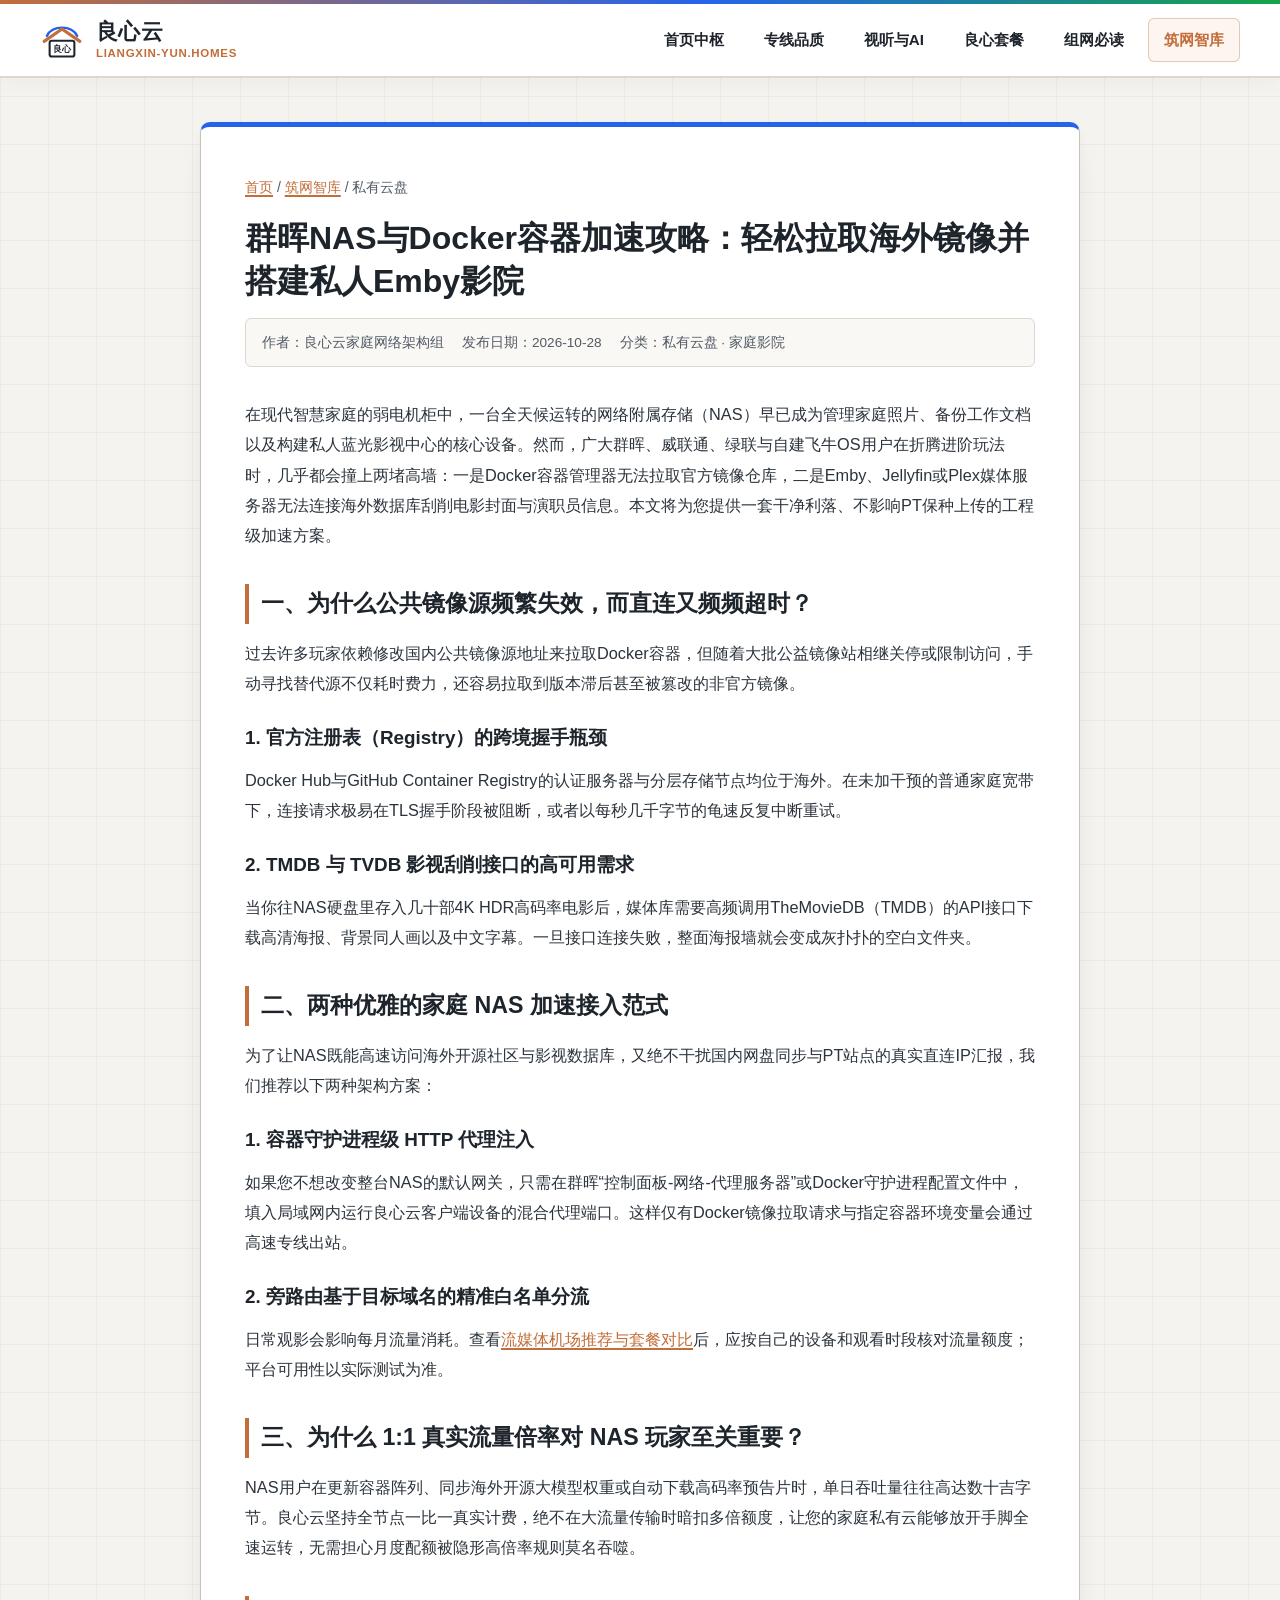
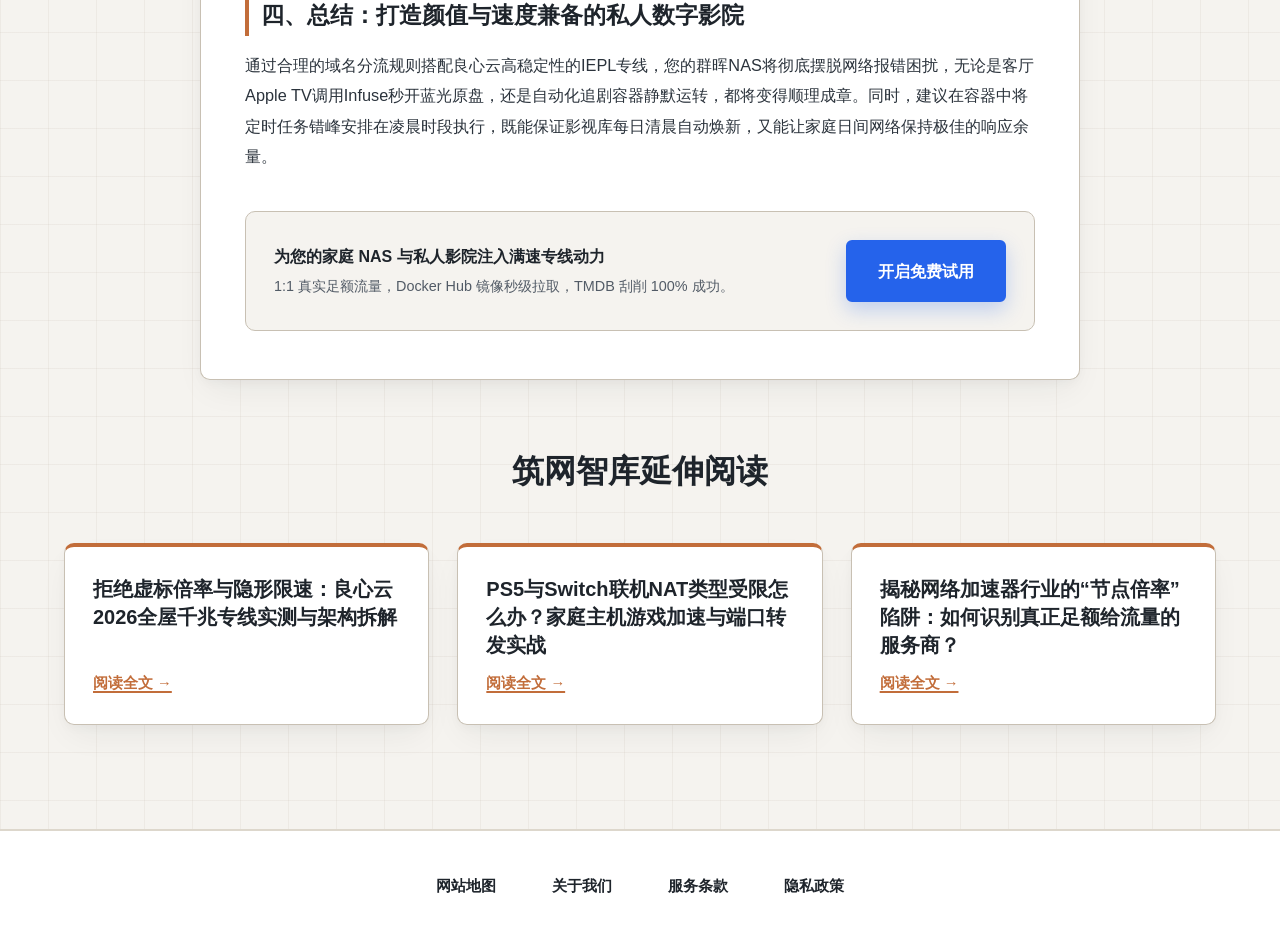
<file: nas-docker-remote-media-server.html>
<!DOCTYPE html>

<html lang="zh-CN">
<head>
<meta charset="utf-8"/>
<meta content="width=device-width, initial-scale=1" name="viewport"/>
<title>群晖NAS与Docker容器加速攻略：轻松拉取海外镜像并搭建私人Emby影院 - 良心云</title>
<meta content="解决群晖Synology、威联通QNAP与极空间NAS拉取Docker Hub镜像超时、TMDB电影海报刮削失败等痛点。良心云筑网智库详解NAS容器代理配置与私人Emby/Jellyfin家庭影院搭建实战。" name="description"/>
<link href="https://liangxin-yun.homes/nas-docker-remote-media-server.html" rel="canonical"/>
<link href="style.css" rel="stylesheet"/>
<meta content="https://liangxin-yun.homes/nas-docker-remote-media-server.html" property="og:url"/>
<meta content="群晖NAS与Docker容器加速攻略：轻松拉取海外镜像并搭建私人Emby影院 - 良心云" property="og:title"/>
<meta content="解决群晖Synology、威联通QNAP与极空间NAS拉取Docker Hub镜像超时、TMDB电影海报刮削失败等痛点。良心云筑网智库详解NAS容器代理配置与私人Emby/Jellyfin家庭影院搭建实战。" property="og:description"/>
<meta content="良心云" property="og:site_name"/>
<meta content="article" property="og:type"/>
<meta content="群晖NAS与Docker容器加速攻略：轻松拉取海外镜像并搭建私人Emby影院 - 良心云" name="twitter:title"/>
<meta content="解决群晖Synology、威联通QNAP与极空间NAS拉取Docker Hub镜像超时、TMDB电影海报刮削失败等痛点。良心云筑网智库详解NAS容器代理配置与私人Emby/Jellyfin家庭影院搭建实战。" name="twitter:description"/>
<script id="landing-maintenance-schema" type="application/ld+json">{"@context": "https://schema.org", "@type": "BreadcrumbList", "itemListElement": [{"@type": "ListItem", "position": 1, "name": "良心云机场", "item": "https://liangxin-yun.homes/"}, {"@type": "ListItem", "position": 2, "name": "群晖NAS与Docker容器加速攻略：轻松拉取海外镜像并搭建私人Emby影院 - 良心云", "item": "https://liangxin-yun.homes/nas-docker-remote-media-server.html"}]}</script>
</head>
<body>
<header class="site-header">
<div class="container header-inner">
<a aria-label="良心云首页" class="brand-logo" href="index.html">
<svg aria-label="良心云阳光屋脊与云穹融合标志" role="img" viewbox="0 0 64 64">
<path d="M10 26 C18 10, 46 10, 54 26" fill="none" stroke="#2563EB" stroke-linecap="round" stroke-width="3.5"></path>
<path d="M6 34 L32 16 L58 34" fill="none" stroke="#C26D3A" stroke-linecap="round" stroke-linejoin="round" stroke-width="4.5"></path>
<rect fill="#FFFFFF" height="23" rx="3" stroke="#1E242B" stroke-width="3" width="36" x="14" y="33"></rect>
<text fill="#1E242B" font-size="13" font-weight="900" text-anchor="middle" x="32" y="49">良心</text>
</svg>
<div class="brand-text-wrap">
<span class="brand-title">良心云</span>
<span class="brand-domain">LIANGXIN-YUN.HOMES</span>
</div>
</a>
<nav aria-label="主导航" class="main-nav">
<a href="index.html">首页中枢</a>
<a href="index.html#advantages">专线品质</a>
<a href="index.html#media-ai">视听与AI</a>
<a href="index.html#pricing">良心套餐</a>
<a href="index.html#faq">组网必读</a>
<a class="nav-hub-pill active" href="homestead-wiki.html">筑网智库</a>
</nav>
</div>
</header>
<main class="container">
<article class="article-shell">
<div class="article-breadcrumb">
<a href="index.html">首页</a> / <a href="homestead-wiki.html">筑网智库</a> / 私有云盘
      </div>
<h1>群晖NAS与Docker容器加速攻略：轻松拉取海外镜像并搭建私人Emby影院</h1>
<div class="article-meta-bar">
<span>作者：良心云家庭网络架构组</span>
<span>发布日期：2026-10-28</span>
<span>分类：私有云盘 · 家庭影院</span>
</div>
<div class="article-body">
<p>在现代智慧家庭的弱电机柜中，一台全天候运转的网络附属存储（NAS）早已成为管理家庭照片、备份工作文档以及构建私人蓝光影视中心的核心设备。然而，广大群晖、威联通、绿联与自建飞牛OS用户在折腾进阶玩法时，几乎都会撞上两堵高墙：一是Docker容器管理器无法拉取官方镜像仓库，二是Emby、Jellyfin或Plex媒体服务器无法连接海外数据库刮削电影封面与演职员信息。本文将为您提供一套干净利落、不影响PT保种上传的工程级加速方案。</p>
<h2>一、为什么公共镜像源频繁失效，而直连又频频超时？</h2>
<p>过去许多玩家依赖修改国内公共镜像源地址来拉取Docker容器，但随着大批公益镜像站相继关停或限制访问，手动寻找替代源不仅耗时费力，还容易拉取到版本滞后甚至被篡改的非官方镜像。</p>
<h3>1. 官方注册表（Registry）的跨境握手瓶颈</h3>
<p>Docker Hub与GitHub Container Registry的认证服务器与分层存储节点均位于海外。在未加干预的普通家庭宽带下，连接请求极易在TLS握手阶段被阻断，或者以每秒几千字节的龟速反复中断重试。</p>
<h3>2. TMDB 与 TVDB 影视刮削接口的高可用需求</h3>
<p>当你往NAS硬盘里存入几十部4K HDR高码率电影后，媒体库需要高频调用TheMovieDB（TMDB）的API接口下载高清海报、背景同人画以及中文字幕。一旦接口连接失败，整面海报墙就会变成灰扑扑的空白文件夹。</p>
<h2>二、两种优雅的家庭 NAS 加速接入范式</h2>
<p>为了让NAS既能高速访问海外开源社区与影视数据库，又绝不干扰国内网盘同步与PT站点的真实直连IP汇报，我们推荐以下两种架构方案：</p>
<h3>1. 容器守护进程级 HTTP 代理注入</h3>
<p>如果您不想改变整台NAS的默认网关，只需在群晖“控制面板-网络-代理服务器”或Docker守护进程配置文件中，填入局域网内运行良心云客户端设备的混合代理端口。这样仅有Docker镜像拉取请求与指定容器环境变量会通过高速专线出站。</p>
<h3>2. 旁路由基于目标域名的精准白名单分流</h3>
<p>日常观影会影响每月流量消耗。查看<a href="https://jichangtuijan.top/" rel="sponsored nofollow noopener" target="_blank">流媒体机场推荐与套餐对比</a>后，应按自己的设备和观看时段核对流量额度；平台可用性以实际测试为准。</p>
<h2>三、为什么 1:1 真实流量倍率对 NAS 玩家至关重要？</h2>
<p>NAS用户在更新容器阵列、同步海外开源大模型权重或自动下载高码率预告片时，单日吞吐量往往高达数十吉字节。良心云坚持全节点一比一真实计费，绝不在大流量传输时暗扣多倍额度，让您的家庭私有云能够放开手脚全速运转，无需担心月度配额被隐形高倍率规则莫名吞噬。</p>
<h2>四、总结：打造颜值与速度兼备的私人数字影院</h2>
<p>通过合理的域名分流规则搭配良心云高稳定性的IEPL专线，您的群晖NAS将彻底摆脱网络报错困扰，无论是客厅Apple TV调用Infuse秒开蓝光原盘，还是自动化追剧容器静默运转，都将变得顺理成章。同时，建议在容器中将定时任务错峰安排在凌晨时段执行，既能保证影视库每日清晨自动焕新，又能让家庭日间网络保持极佳的响应余量。</p>
</div>
<div class="article-cta-banner">
<div>
<strong>为您的家庭 NAS 与私人影院注入满速专线动力</strong>
<p style="margin:4px 0 0;font-size:0.9rem;color:#525B66;">1:1 真实足额流量，Docker Hub 镜像秒级拉取，TMDB 刮削 100% 成功。</p>
</div>
<a class="btn-primary" href="https://ww012.twilightaff.com/#/?code=A56DH1Af" rel="nofollow noopener sponsored" target="_blank">开启免费试用</a>
</div>
</article>
<section class="section-block" style="padding-top:0;">
<div class="section-header">
<h2>筑网智库延伸阅读</h2>
</div>
<div class="grid-3">
<article class="wiki-card">
<h3><a href="liangxin-honest-bandwidth-evaluation.html">拒绝虚标倍率与隐形限速：良心云2026全屋千兆专线实测与架构拆解</a></h3>
<a class="wiki-readmore" href="liangxin-honest-bandwidth-evaluation.html">阅读全文 →</a>
</article>
<article class="wiki-card">
<h3><a href="console-ps5-switch-nat-type-optimization.html">PS5与Switch联机NAT类型受限怎么办？家庭主机游戏加速与端口转发实战</a></h3>
<a class="wiki-readmore" href="console-ps5-switch-nat-type-optimization.html">阅读全文 →</a>
</article>
<article class="wiki-card">
<h3><a href="transparent-pricing-proxy-industry-truth.html">揭秘网络加速器行业的“节点倍率”陷阱：如何识别真正足额给流量的服务商？</a></h3>
<a class="wiki-readmore" href="transparent-pricing-proxy-industry-truth.html">阅读全文 →</a>
</article>
</div>
</section>
</main>
<footer class="site-footer">
<div class="container">
<nav aria-label="页脚合规导航" class="footer-links-only">
<a href="sitemap.html">网站地图</a>
<a href="about.html">关于我们</a>
<a href="terms.html">服务条款</a>
<a href="privacy.html">隐私政策</a>
</nav>
</div>
</footer>
</body>
</html>
</file>
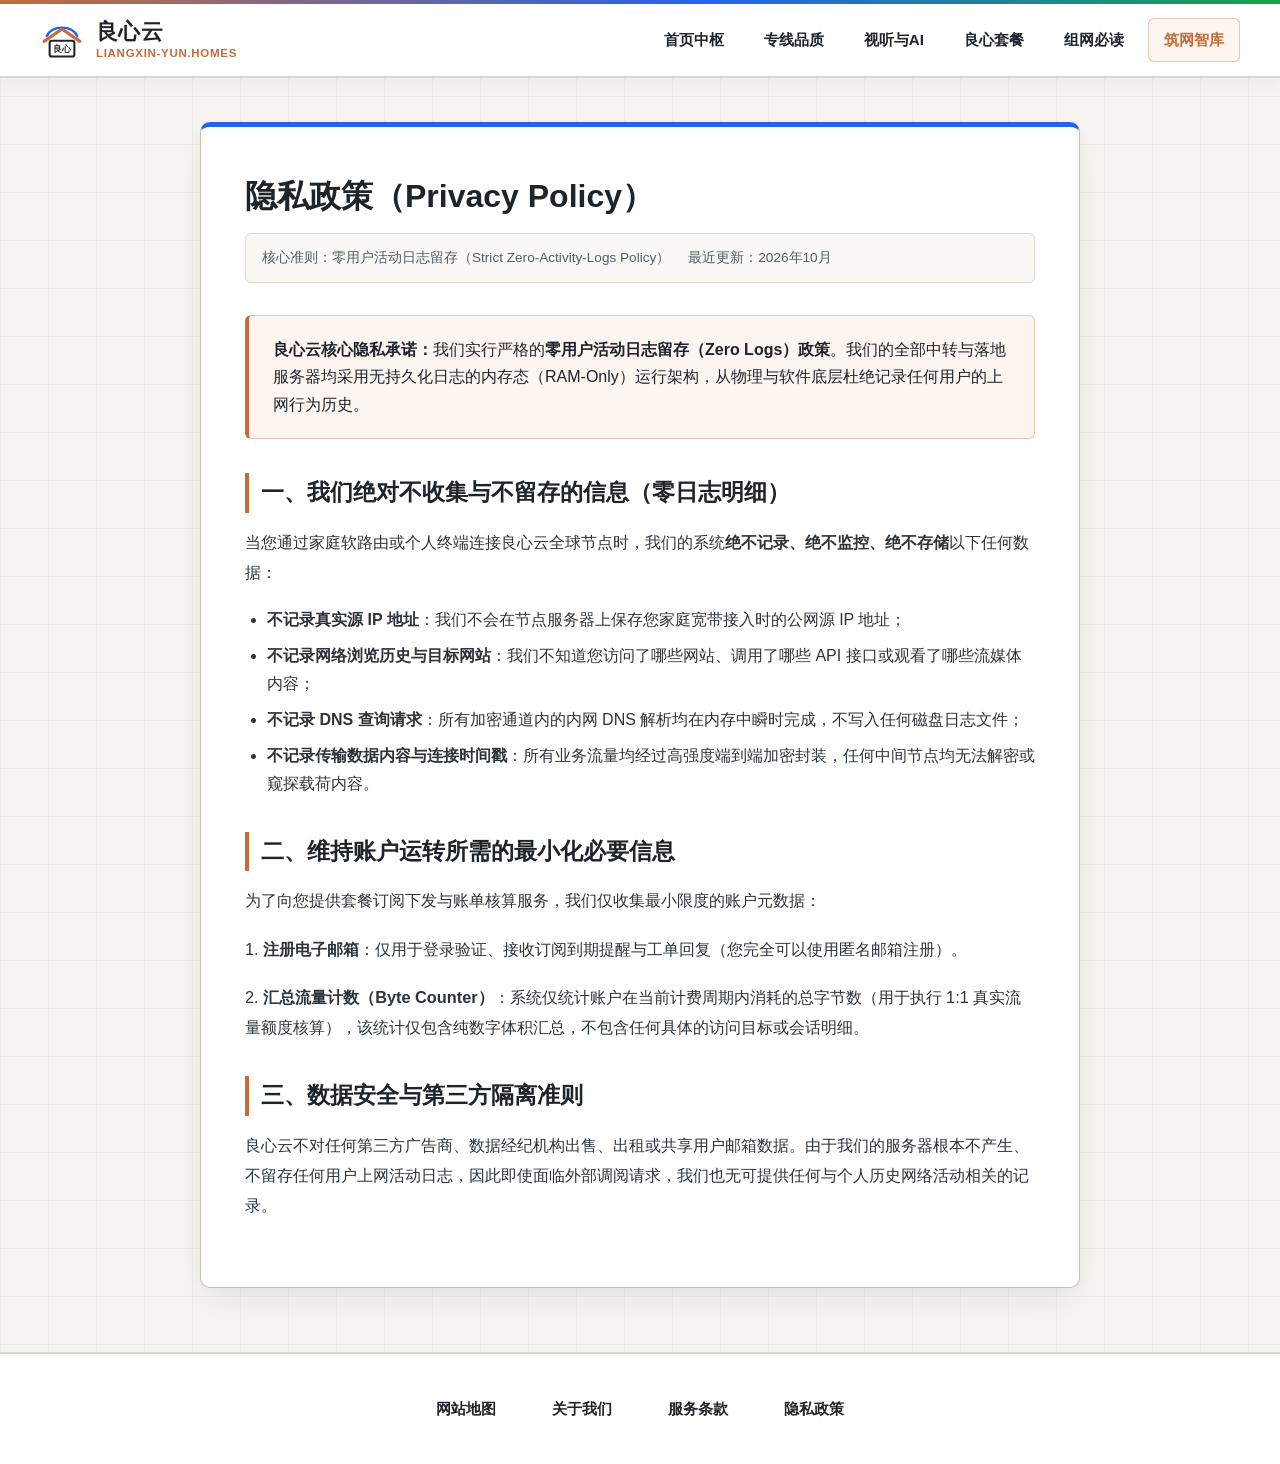
<file: privacy.html>
<!DOCTYPE html>
<html lang="zh-CN">
<head>
  <meta charset="UTF-8">
  <meta name="viewport" content="width=device-width, initial-scale=1">
  <title>隐私政策 - 良心云严格零日志承诺</title>
  <meta name="description" content="良心云隐私政策：郑重承诺实行严格的零用户活动日志（Zero-Log）策略，绝不记录、监控或留存任何用户的网络浏览历史、DNS查询记录与真实源IP。">
  <link rel="canonical" href="https://liangxin-yun.homes/privacy.html">
  <link rel="stylesheet" href="style.css">

<meta property="og:url" content="https://liangxin-yun.homes/privacy.html">
<meta property="og:title" content="隐私政策 - 良心云严格零日志承诺">
<meta property="og:description" content="良心云隐私政策：郑重承诺实行严格的零用户活动日志（Zero-Log）策略，绝不记录、监控或留存任何用户的网络浏览历史、DNS查询记录与真实源IP。">
<meta property="og:site_name" content="良心云">
<meta property="og:type" content="article">
<meta name="twitter:title" content="隐私政策 - 良心云严格零日志承诺">
<meta name="twitter:description" content="良心云隐私政策：郑重承诺实行严格的零用户活动日志（Zero-Log）策略，绝不记录、监控或留存任何用户的网络浏览历史、DNS查询记录与真实源IP。">
<script id="landing-maintenance-schema" type="application/ld+json">{"@context": "https://schema.org", "@type": "BreadcrumbList", "itemListElement": [{"@type": "ListItem", "position": 1, "name": "良心云机场", "item": "https://liangxin-yun.homes/"}, {"@type": "ListItem", "position": 2, "name": "隐私政策 - 良心云严格零日志承诺", "item": "https://liangxin-yun.homes/privacy.html"}]}</script>
</head>
<body>
  <header class="site-header">
    <div class="container header-inner">
      <a href="index.html" class="brand-logo" aria-label="良心云首页">
        <svg viewBox="0 0 64 64" role="img" aria-label="良心云阳光屋脊与云穹融合标志">
          <path d="M10 26 C18 10, 46 10, 54 26" fill="none" stroke="#2563EB" stroke-width="3.5" stroke-linecap="round"/>
          <path d="M6 34 L32 16 L58 34" fill="none" stroke="#C26D3A" stroke-width="4.5" stroke-linecap="round" stroke-linejoin="round"/>
          <rect x="14" y="33" width="36" height="23" rx="3" fill="#FFFFFF" stroke="#1E242B" stroke-width="3"/>
          <text x="32" y="49" text-anchor="middle" font-size="13" font-weight="900" fill="#1E242B">良心</text>
        </svg>
        <div class="brand-text-wrap">
          <span class="brand-title">良心云</span>
          <span class="brand-domain">LIANGXIN-YUN.HOMES</span>
        </div>
      </a>
      <nav class="main-nav" aria-label="主导航">
        <a href="index.html">首页中枢</a>
        <a href="index.html#advantages">专线品质</a>
        <a href="index.html#media-ai">视听与AI</a>
        <a href="index.html#pricing">良心套餐</a>
        <a href="index.html#faq">组网必读</a>
        <a href="homestead-wiki.html" class="nav-hub-pill">筑网智库</a>
      </nav>
    </div>
  </header>

  <main class="container">
    <article class="article-shell">
      <h1>隐私政策（Privacy Policy）</h1>
      <div class="article-meta-bar">
        <span>核心准则：零用户活动日志留存（Strict Zero-Activity-Logs Policy）</span>
        <span>最近更新：2026年10月</span>
      </div>

      <div class="article-body">
        <div class="article-callout">
          <strong>良心云核心隐私承诺：</strong>我们实行严格的<strong>零用户活动日志留存（Zero Logs）政策</strong>。我们的全部中转与落地服务器均采用无持久化日志的内存态（RAM-Only）运行架构，从物理与软件底层杜绝记录任何用户的上网行为历史。
        </div>

        <h2>一、我们绝对不收集与不留存的信息（零日志明细）</h2>
        <p>当您通过家庭软路由或个人终端连接良心云全球节点时，我们的系统<strong>绝不记录、绝不监控、绝不存储</strong>以下任何数据：</p>
        <ul>
          <li><strong>不记录真实源 IP 地址</strong>：我们不会在节点服务器上保存您家庭宽带接入时的公网源 IP 地址；</li>
          <li><strong>不记录网络浏览历史与目标网站</strong>：我们不知道您访问了哪些网站、调用了哪些 API 接口或观看了哪些流媒体内容；</li>
          <li><strong>不记录 DNS 查询请求</strong>：所有加密通道内的内网 DNS 解析均在内存中瞬时完成，不写入任何磁盘日志文件；</li>
          <li><strong>不记录传输数据内容与连接时间戳</strong>：所有业务流量均经过高强度端到端加密封装，任何中间节点均无法解密或窥探载荷内容。</li>
        </ul>

        <h2>二、维持账户运转所需的最小化必要信息</h2>
        <p>为了向您提供套餐订阅下发与账单核算服务，我们仅收集最小限度的账户元数据：</p>
        <p>1. <strong>注册电子邮箱</strong>：仅用于登录验证、接收订阅到期提醒与工单回复（您完全可以使用匿名邮箱注册）。</p>
        <p>2. <strong>汇总流量计数（Byte Counter）</strong>：系统仅统计账户在当前计费周期内消耗的总字节数（用于执行 1:1 真实流量额度核算），该统计仅包含纯数字体积汇总，不包含任何具体的访问目标或会话明细。</p>

        <h2>三、数据安全与第三方隔离准则</h2>
        <p>良心云不对任何第三方广告商、数据经纪机构出售、出租或共享用户邮箱数据。由于我们的服务器根本不产生、不留存任何用户上网活动日志，因此即使面临外部调阅请求，我们也无可提供任何与个人历史网络活动相关的记录。</p>
      </div>
    </article>
  </main>

  <footer class="site-footer">
    <div class="container">
      <nav class="footer-links-only" aria-label="页脚合规导航">
        <a href="sitemap.html">网站地图</a>
        <a href="about.html">关于我们</a>
        <a href="terms.html">服务条款</a>
        <a href="privacy.html">隐私政策</a>
      </nav>
    </div>
  </footer>
</body>
</html>
</file>
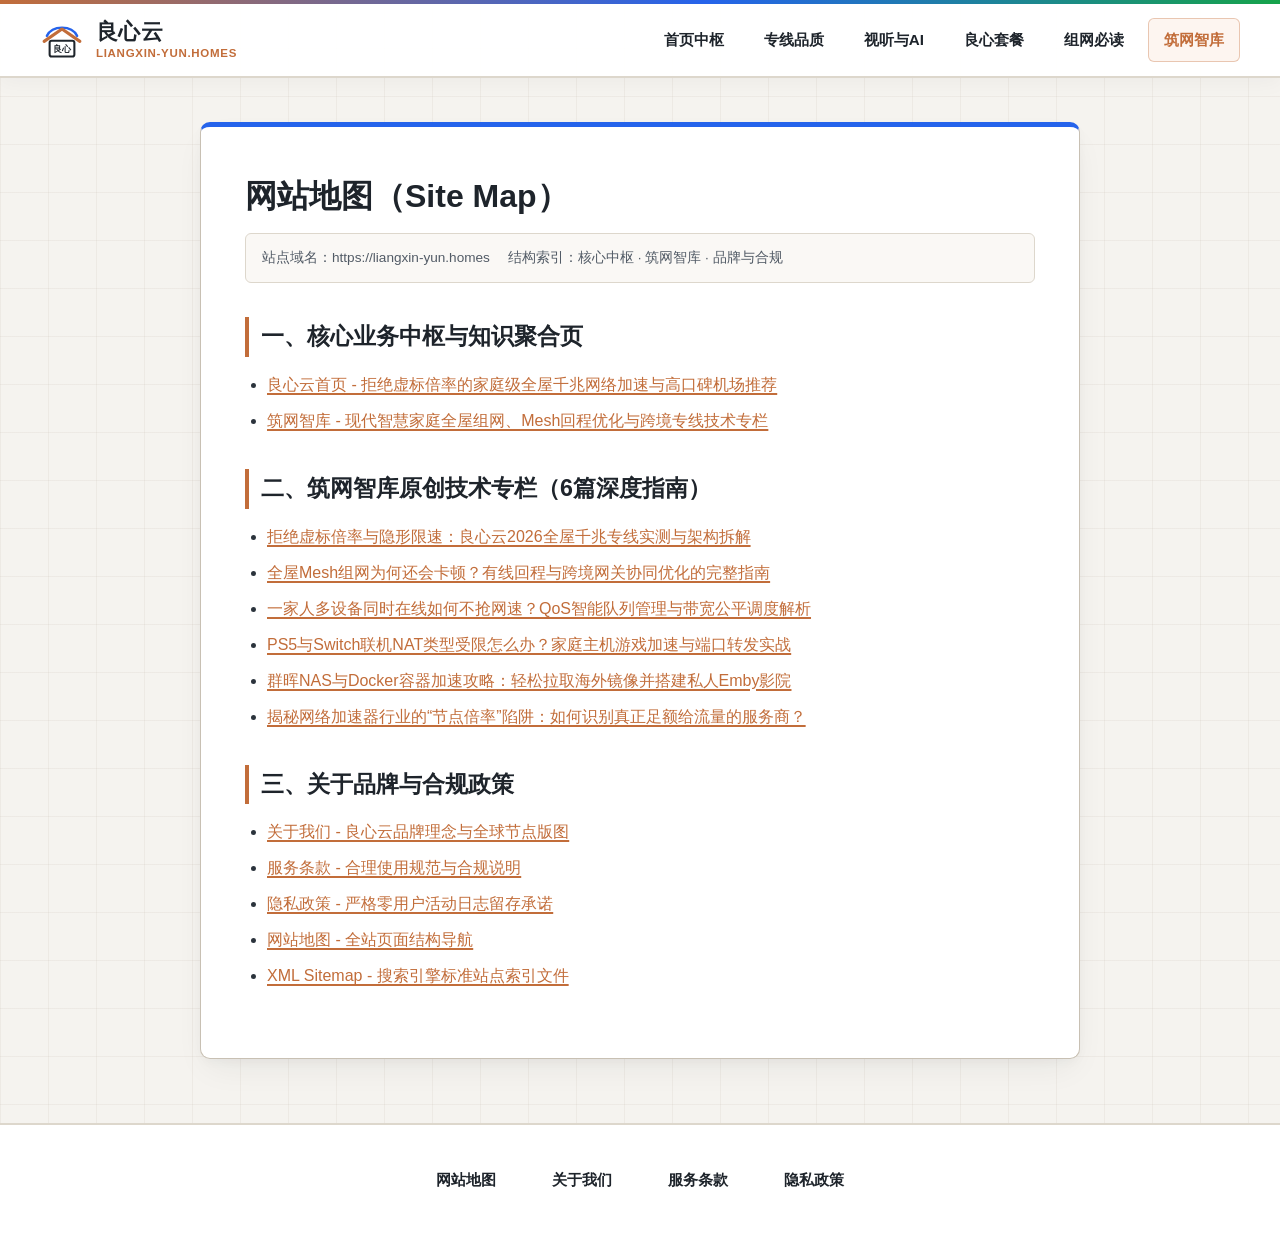
<file: sitemap.html>
<!DOCTYPE html>
<html lang="zh-CN">
<head>
  <meta charset="UTF-8">
  <meta name="viewport" content="width=device-width, initial-scale=1">
  <title>网站地图 - 良心云全站索引</title>
  <meta name="description" content="良心云全站HTML网站地图，快速访问首页中枢、筑网智库技术专栏、6篇智慧家庭组网深度原创文章及合规政策页面。">
  <link rel="canonical" href="https://liangxin-yun.homes/sitemap.html">
  <link rel="stylesheet" href="style.css">

<meta property="og:url" content="https://liangxin-yun.homes/sitemap.html">
<meta property="og:title" content="网站地图 - 良心云全站索引">
<meta property="og:description" content="良心云全站HTML网站地图，快速访问首页中枢、筑网智库技术专栏、6篇智慧家庭组网深度原创文章及合规政策页面。">
<meta property="og:site_name" content="良心云">
<meta property="og:type" content="article">
<meta name="twitter:title" content="网站地图 - 良心云全站索引">
<meta name="twitter:description" content="良心云全站HTML网站地图，快速访问首页中枢、筑网智库技术专栏、6篇智慧家庭组网深度原创文章及合规政策页面。">
<script id="landing-maintenance-schema" type="application/ld+json">{"@context": "https://schema.org", "@type": "BreadcrumbList", "itemListElement": [{"@type": "ListItem", "position": 1, "name": "良心云机场", "item": "https://liangxin-yun.homes/"}, {"@type": "ListItem", "position": 2, "name": "网站地图 - 良心云全站索引", "item": "https://liangxin-yun.homes/sitemap.html"}]}</script>
</head>
<body>
  <header class="site-header">
    <div class="container header-inner">
      <a href="index.html" class="brand-logo" aria-label="良心云首页">
        <svg viewBox="0 0 64 64" role="img" aria-label="良心云阳光屋脊与云穹融合标志">
          <path d="M10 26 C18 10, 46 10, 54 26" fill="none" stroke="#2563EB" stroke-width="3.5" stroke-linecap="round"/>
          <path d="M6 34 L32 16 L58 34" fill="none" stroke="#C26D3A" stroke-width="4.5" stroke-linecap="round" stroke-linejoin="round"/>
          <rect x="14" y="33" width="36" height="23" rx="3" fill="#FFFFFF" stroke="#1E242B" stroke-width="3"/>
          <text x="32" y="49" text-anchor="middle" font-size="13" font-weight="900" fill="#1E242B">良心</text>
        </svg>
        <div class="brand-text-wrap">
          <span class="brand-title">良心云</span>
          <span class="brand-domain">LIANGXIN-YUN.HOMES</span>
        </div>
      </a>
      <nav class="main-nav" aria-label="主导航">
        <a href="index.html">首页中枢</a>
        <a href="index.html#advantages">专线品质</a>
        <a href="index.html#media-ai">视听与AI</a>
        <a href="index.html#pricing">良心套餐</a>
        <a href="index.html#faq">组网必读</a>
        <a href="homestead-wiki.html" class="nav-hub-pill">筑网智库</a>
      </nav>
    </div>
  </header>

  <main class="container">
    <article class="article-shell">
      <h1>网站地图（Site Map）</h1>
      <div class="article-meta-bar">
        <span>站点域名：https://liangxin-yun.homes</span>
        <span>结构索引：核心中枢 · 筑网智库 · 品牌与合规</span>
      </div>

      <div class="article-body">
        <h2>一、核心业务中枢与知识聚合页</h2>
        <ul>
          <li><a href="index.html">良心云首页 - 拒绝虚标倍率的家庭级全屋千兆网络加速与高口碑机场推荐</a></li>
          <li><a href="homestead-wiki.html">筑网智库 - 现代智慧家庭全屋组网、Mesh回程优化与跨境专线技术专栏</a></li>
        </ul>

        <h2>二、筑网智库原创技术专栏（6篇深度指南）</h2>
        <ul>
          <li><a href="liangxin-honest-bandwidth-evaluation.html">拒绝虚标倍率与隐形限速：良心云2026全屋千兆专线实测与架构拆解</a></li>
          <li><a href="mesh-wifi-backhaul-latency-guide.html">全屋Mesh组网为何还会卡顿？有线回程与跨境网关协同优化的完整指南</a></li>
          <li><a href="family-multi-device-concurrent-policy.html">一家人多设备同时在线如何不抢网速？QoS智能队列管理与带宽公平调度解析</a></li>
          <li><a href="console-ps5-switch-nat-type-optimization.html">PS5与Switch联机NAT类型受限怎么办？家庭主机游戏加速与端口转发实战</a></li>
          <li><a href="nas-docker-remote-media-server.html">群晖NAS与Docker容器加速攻略：轻松拉取海外镜像并搭建私人Emby影院</a></li>
          <li><a href="transparent-pricing-proxy-industry-truth.html">揭秘网络加速器行业的“节点倍率”陷阱：如何识别真正足额给流量的服务商？</a></li>
        </ul>

        <h2>三、关于品牌与合规政策</h2>
        <ul>
          <li><a href="about.html">关于我们 - 良心云品牌理念与全球节点版图</a></li>
          <li><a href="terms.html">服务条款 - 合理使用规范与合规说明</a></li>
          <li><a href="privacy.html">隐私政策 - 严格零用户活动日志留存承诺</a></li>
          <li><a href="sitemap.html">网站地图 - 全站页面结构导航</a></li>
          <li><a href="sitemap.xml">XML Sitemap - 搜索引擎标准站点索引文件</a></li>
        </ul>
      </div>
    </article>
  </main>

  <footer class="site-footer">
    <div class="container">
      <nav class="footer-links-only" aria-label="页脚合规导航">
        <a href="sitemap.html">网站地图</a>
        <a href="about.html">关于我们</a>
        <a href="terms.html">服务条款</a>
        <a href="privacy.html">隐私政策</a>
      </nav>
    </div>
  </footer>
</body>
</html>
</file>
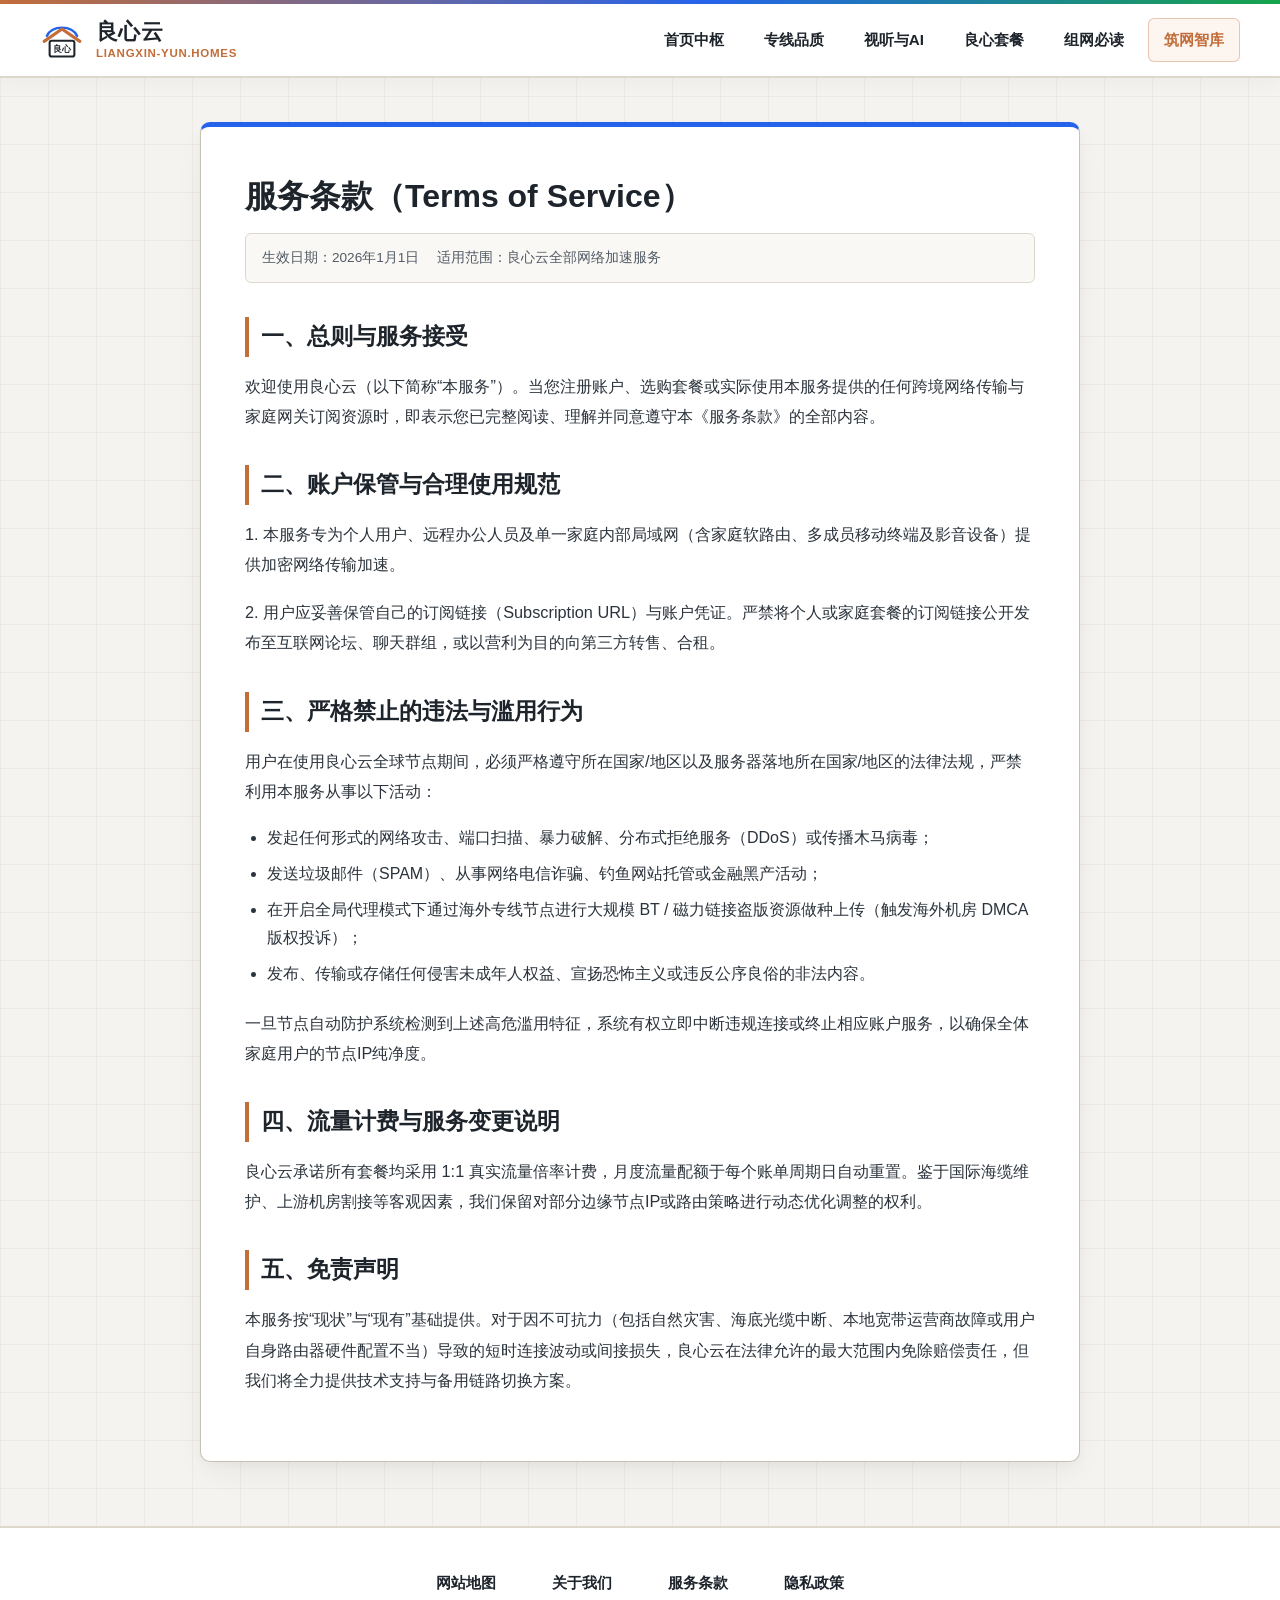
<file: terms.html>
<!DOCTYPE html>
<html lang="zh-CN">
<head>
  <meta charset="UTF-8">
  <meta name="viewport" content="width=device-width, initial-scale=1">
  <title>服务条款 - 良心云</title>
  <meta name="description" content="良心云用户服务条款，明确服务使用规范、禁止行为准则、合规要求、订阅计费说明与免责声明。">
  <link rel="canonical" href="https://liangxin-yun.homes/terms.html">
  <link rel="stylesheet" href="style.css">

<meta property="og:url" content="https://liangxin-yun.homes/terms.html">
<meta property="og:title" content="服务条款 - 良心云">
<meta property="og:description" content="良心云用户服务条款，明确服务使用规范、禁止行为准则、合规要求、订阅计费说明与免责声明。">
<meta property="og:site_name" content="良心云">
<meta property="og:type" content="article">
<meta name="twitter:title" content="服务条款 - 良心云">
<meta name="twitter:description" content="良心云用户服务条款，明确服务使用规范、禁止行为准则、合规要求、订阅计费说明与免责声明。">
<script id="landing-maintenance-schema" type="application/ld+json">{"@context": "https://schema.org", "@type": "BreadcrumbList", "itemListElement": [{"@type": "ListItem", "position": 1, "name": "良心云机场", "item": "https://liangxin-yun.homes/"}, {"@type": "ListItem", "position": 2, "name": "服务条款 - 良心云", "item": "https://liangxin-yun.homes/terms.html"}]}</script>
</head>
<body>
  <header class="site-header">
    <div class="container header-inner">
      <a href="index.html" class="brand-logo" aria-label="良心云首页">
        <svg viewBox="0 0 64 64" role="img" aria-label="良心云阳光屋脊与云穹融合标志">
          <path d="M10 26 C18 10, 46 10, 54 26" fill="none" stroke="#2563EB" stroke-width="3.5" stroke-linecap="round"/>
          <path d="M6 34 L32 16 L58 34" fill="none" stroke="#C26D3A" stroke-width="4.5" stroke-linecap="round" stroke-linejoin="round"/>
          <rect x="14" y="33" width="36" height="23" rx="3" fill="#FFFFFF" stroke="#1E242B" stroke-width="3"/>
          <text x="32" y="49" text-anchor="middle" font-size="13" font-weight="900" fill="#1E242B">良心</text>
        </svg>
        <div class="brand-text-wrap">
          <span class="brand-title">良心云</span>
          <span class="brand-domain">LIANGXIN-YUN.HOMES</span>
        </div>
      </a>
      <nav class="main-nav" aria-label="主导航">
        <a href="index.html">首页中枢</a>
        <a href="index.html#advantages">专线品质</a>
        <a href="index.html#media-ai">视听与AI</a>
        <a href="index.html#pricing">良心套餐</a>
        <a href="index.html#faq">组网必读</a>
        <a href="homestead-wiki.html" class="nav-hub-pill">筑网智库</a>
      </nav>
    </div>
  </header>

  <main class="container">
    <article class="article-shell">
      <h1>服务条款（Terms of Service）</h1>
      <div class="article-meta-bar">
        <span>生效日期：2026年1月1日</span>
        <span>适用范围：良心云全部网络加速服务</span>
      </div>

      <div class="article-body">
        <h2>一、总则与服务接受</h2>
        <p>欢迎使用良心云（以下简称“本服务”）。当您注册账户、选购套餐或实际使用本服务提供的任何跨境网络传输与家庭网关订阅资源时，即表示您已完整阅读、理解并同意遵守本《服务条款》的全部内容。</p>

        <h2>二、账户保管与合理使用规范</h2>
        <p>1. 本服务专为个人用户、远程办公人员及单一家庭内部局域网（含家庭软路由、多成员移动终端及影音设备）提供加密网络传输加速。</p>
        <p>2. 用户应妥善保管自己的订阅链接（Subscription URL）与账户凭证。严禁将个人或家庭套餐的订阅链接公开发布至互联网论坛、聊天群组，或以营利为目的向第三方转售、合租。</p>

        <h2>三、严格禁止的违法与滥用行为</h2>
        <p>用户在使用良心云全球节点期间，必须严格遵守所在国家/地区以及服务器落地所在国家/地区的法律法规，严禁利用本服务从事以下活动：</p>
        <ul>
          <li>发起任何形式的网络攻击、端口扫描、暴力破解、分布式拒绝服务（DDoS）或传播木马病毒；</li>
          <li>发送垃圾邮件（SPAM）、从事网络电信诈骗、钓鱼网站托管或金融黑产活动；</li>
          <li>在开启全局代理模式下通过海外专线节点进行大规模 BT / 磁力链接盗版资源做种上传（触发海外机房 DMCA 版权投诉）；</li>
          <li>发布、传输或存储任何侵害未成年人权益、宣扬恐怖主义或违反公序良俗的非法内容。</li>
        </ul>
        <p>一旦节点自动防护系统检测到上述高危滥用特征，系统有权立即中断违规连接或终止相应账户服务，以确保全体家庭用户的节点IP纯净度。</p>

        <h2>四、流量计费与服务变更说明</h2>
        <p>良心云承诺所有套餐均采用 1:1 真实流量倍率计费，月度流量配额于每个账单周期日自动重置。鉴于国际海缆维护、上游机房割接等客观因素，我们保留对部分边缘节点IP或路由策略进行动态优化调整的权利。</p>

        <h2>五、免责声明</h2>
        <p>本服务按“现状”与“现有”基础提供。对于因不可抗力（包括自然灾害、海底光缆中断、本地宽带运营商故障或用户自身路由器硬件配置不当）导致的短时连接波动或间接损失，良心云在法律允许的最大范围内免除赔偿责任，但我们将全力提供技术支持与备用链路切换方案。</p>
      </div>
    </article>
  </main>

  <footer class="site-footer">
    <div class="container">
      <nav class="footer-links-only" aria-label="页脚合规导航">
        <a href="sitemap.html">网站地图</a>
        <a href="about.html">关于我们</a>
        <a href="terms.html">服务条款</a>
        <a href="privacy.html">隐私政策</a>
      </nav>
    </div>
  </footer>
</body>
</html>
</file>
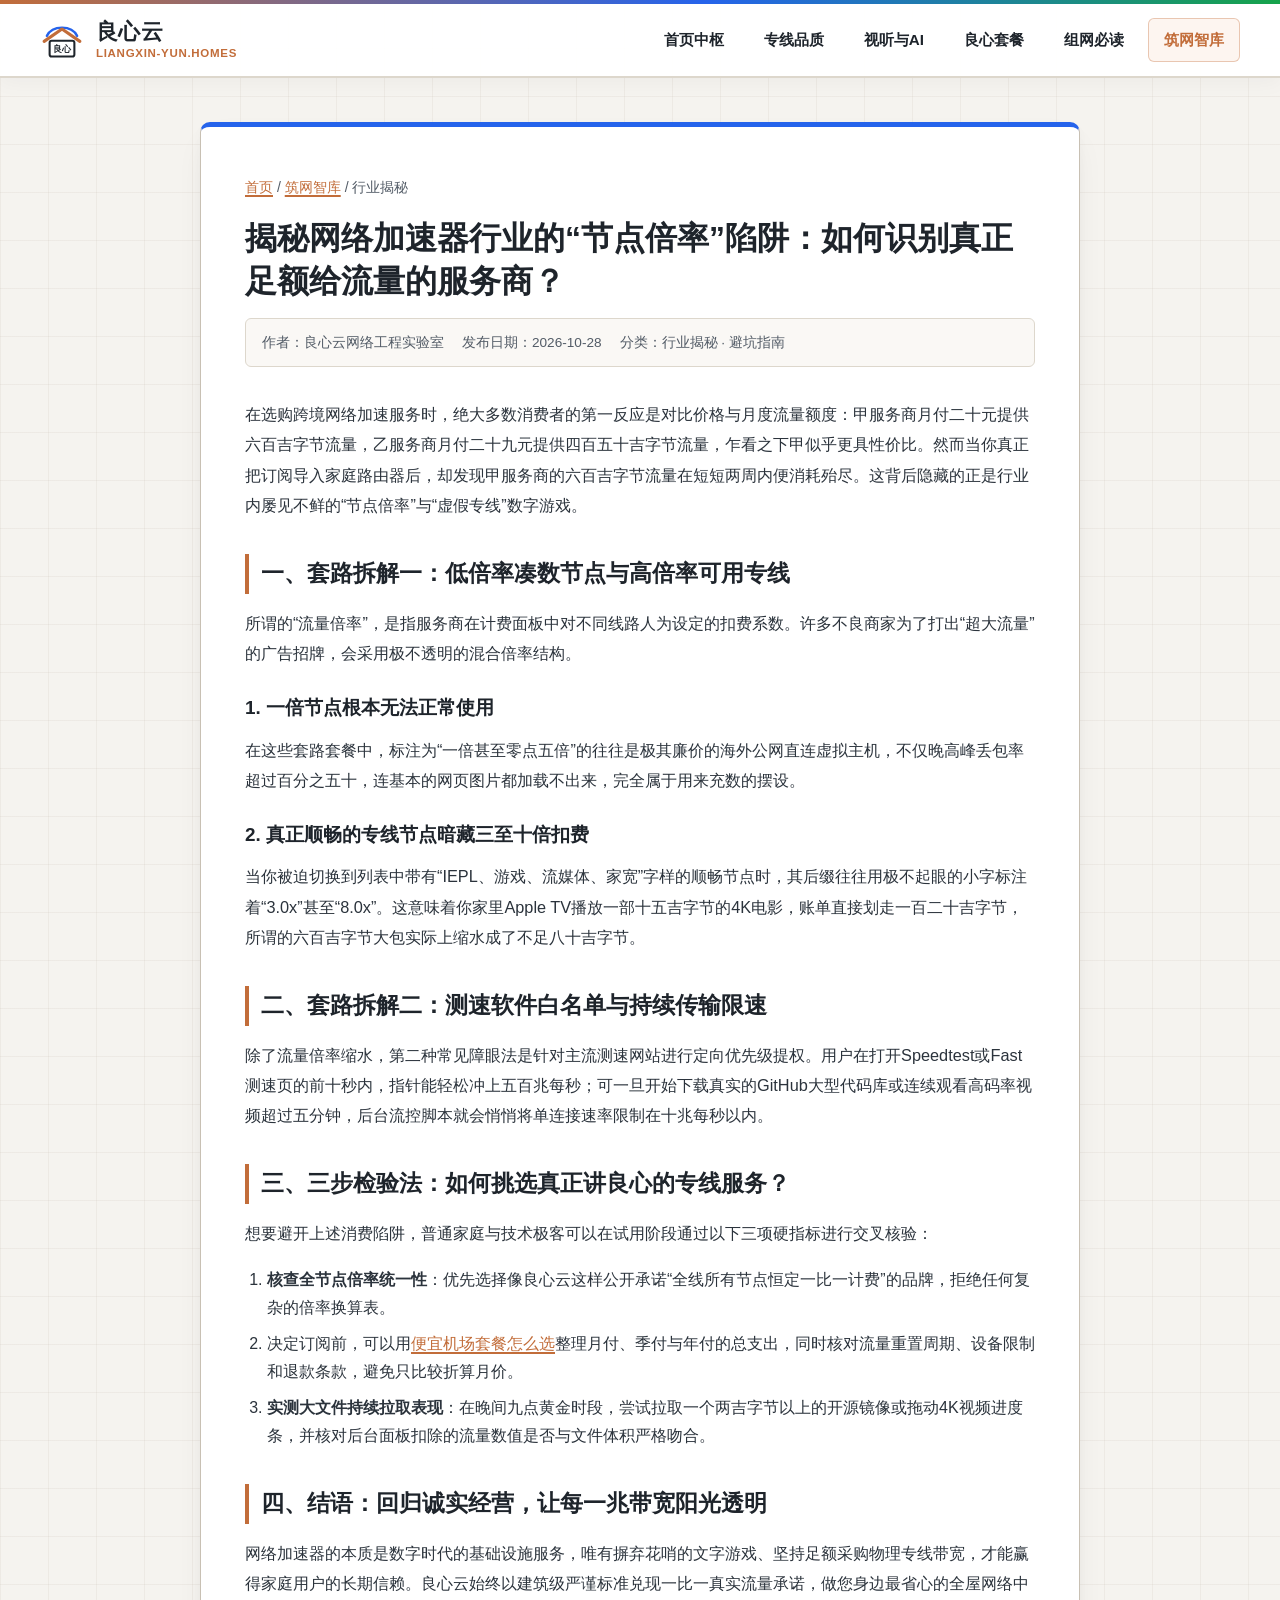
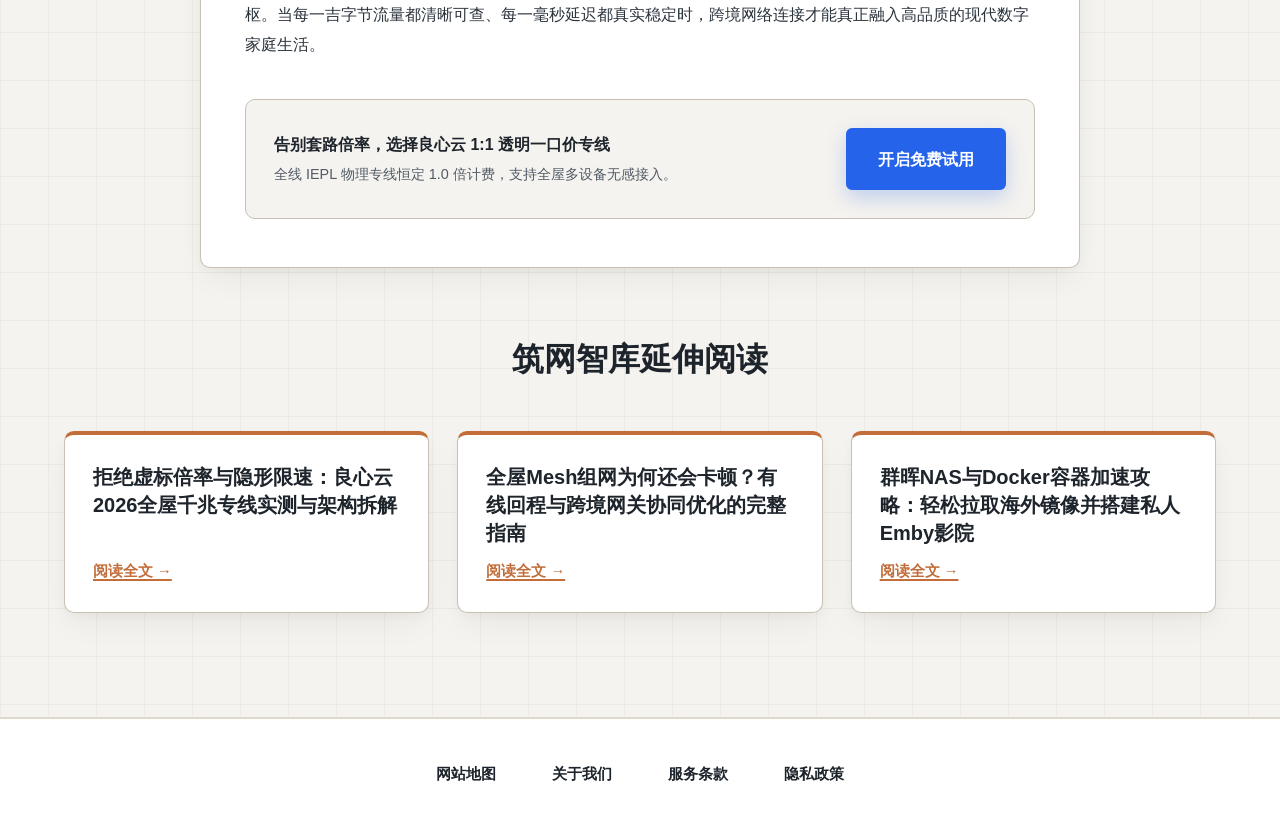
<file: transparent-pricing-proxy-industry-truth.html>
<!DOCTYPE html>

<html lang="zh-CN">
<head>
<meta charset="utf-8"/>
<meta content="width=device-width, initial-scale=1" name="viewport"/>
<title>揭秘网络加速器行业的“节点倍率”陷阱：如何识别真正足额给流量的服务商？ - 良心云</title>
<meta content="为什么标称每月500G流量的网络加速套餐没用几天就耗尽了？良心云筑网智库深度揭秘节点高倍率扣费、晚高峰动态QoS降权与超售公网中转三大行业套路，教您科学挑选良心机场。" name="description"/>
<link href="https://liangxin-yun.homes/transparent-pricing-proxy-industry-truth.html" rel="canonical"/>
<link href="style.css" rel="stylesheet"/>
<meta content="https://liangxin-yun.homes/transparent-pricing-proxy-industry-truth.html" property="og:url"/>
<meta content="揭秘网络加速器行业的“节点倍率”陷阱：如何识别真正足额给流量的服务商？ - 良心云" property="og:title"/>
<meta content="为什么标称每月500G流量的网络加速套餐没用几天就耗尽了？良心云筑网智库深度揭秘节点高倍率扣费、晚高峰动态QoS降权与超售公网中转三大行业套路，教您科学挑选良心机场。" property="og:description"/>
<meta content="良心云" property="og:site_name"/>
<meta content="article" property="og:type"/>
<meta content="揭秘网络加速器行业的“节点倍率”陷阱：如何识别真正足额给流量的服务商？ - 良心云" name="twitter:title"/>
<meta content="为什么标称每月500G流量的网络加速套餐没用几天就耗尽了？良心云筑网智库深度揭秘节点高倍率扣费、晚高峰动态QoS降权与超售公网中转三大行业套路，教您科学挑选良心机场。" name="twitter:description"/>
<script id="landing-maintenance-schema" type="application/ld+json">{"@context": "https://schema.org", "@type": "BreadcrumbList", "itemListElement": [{"@type": "ListItem", "position": 1, "name": "良心云机场", "item": "https://liangxin-yun.homes/"}, {"@type": "ListItem", "position": 2, "name": "揭秘网络加速器行业的“节点倍率”陷阱：如何识别真正足额给流量的服务商？ - 良心云", "item": "https://liangxin-yun.homes/transparent-pricing-proxy-industry-truth.html"}]}</script>
</head>
<body>
<header class="site-header">
<div class="container header-inner">
<a aria-label="良心云首页" class="brand-logo" href="index.html">
<svg aria-label="良心云阳光屋脊与云穹融合标志" role="img" viewbox="0 0 64 64">
<path d="M10 26 C18 10, 46 10, 54 26" fill="none" stroke="#2563EB" stroke-linecap="round" stroke-width="3.5"></path>
<path d="M6 34 L32 16 L58 34" fill="none" stroke="#C26D3A" stroke-linecap="round" stroke-linejoin="round" stroke-width="4.5"></path>
<rect fill="#FFFFFF" height="23" rx="3" stroke="#1E242B" stroke-width="3" width="36" x="14" y="33"></rect>
<text fill="#1E242B" font-size="13" font-weight="900" text-anchor="middle" x="32" y="49">良心</text>
</svg>
<div class="brand-text-wrap">
<span class="brand-title">良心云</span>
<span class="brand-domain">LIANGXIN-YUN.HOMES</span>
</div>
</a>
<nav aria-label="主导航" class="main-nav">
<a href="index.html">首页中枢</a>
<a href="index.html#advantages">专线品质</a>
<a href="index.html#media-ai">视听与AI</a>
<a href="index.html#pricing">良心套餐</a>
<a href="index.html#faq">组网必读</a>
<a class="nav-hub-pill active" href="homestead-wiki.html">筑网智库</a>
</nav>
</div>
</header>
<main class="container">
<article class="article-shell">
<div class="article-breadcrumb">
<a href="index.html">首页</a> / <a href="homestead-wiki.html">筑网智库</a> / 行业揭秘
      </div>
<h1>揭秘网络加速器行业的“节点倍率”陷阱：如何识别真正足额给流量的服务商？</h1>
<div class="article-meta-bar">
<span>作者：良心云网络工程实验室</span>
<span>发布日期：2026-10-28</span>
<span>分类：行业揭秘 · 避坑指南</span>
</div>
<div class="article-body">
<p>在选购跨境网络加速服务时，绝大多数消费者的第一反应是对比价格与月度流量额度：甲服务商月付二十元提供六百吉字节流量，乙服务商月付二十九元提供四百五十吉字节流量，乍看之下甲似乎更具性价比。然而当你真正把订阅导入家庭路由器后，却发现甲服务商的六百吉字节流量在短短两周内便消耗殆尽。这背后隐藏的正是行业内屡见不鲜的“节点倍率”与“虚假专线”数字游戏。</p>
<h2>一、套路拆解一：低倍率凑数节点与高倍率可用专线</h2>
<p>所谓的“流量倍率”，是指服务商在计费面板中对不同线路人为设定的扣费系数。许多不良商家为了打出“超大流量”的广告招牌，会采用极不透明的混合倍率结构。</p>
<h3>1. 一倍节点根本无法正常使用</h3>
<p>在这些套路套餐中，标注为“一倍甚至零点五倍”的往往是极其廉价的海外公网直连虚拟主机，不仅晚高峰丢包率超过百分之五十，连基本的网页图片都加载不出来，完全属于用来充数的摆设。</p>
<h3>2. 真正顺畅的专线节点暗藏三至十倍扣费</h3>
<p>当你被迫切换到列表中带有“IEPL、游戏、流媒体、家宽”字样的顺畅节点时，其后缀往往用极不起眼的小字标注着“3.0x”甚至“8.0x”。这意味着你家里Apple TV播放一部十五吉字节的4K电影，账单直接划走一百二十吉字节，所谓的六百吉字节大包实际上缩水成了不足八十吉字节。</p>
<h2>二、套路拆解二：测速软件白名单与持续传输限速</h2>
<p>除了流量倍率缩水，第二种常见障眼法是针对主流测速网站进行定向优先级提权。用户在打开Speedtest或Fast测速页的前十秒内，指针能轻松冲上五百兆每秒；可一旦开始下载真实的GitHub大型代码库或连续观看高码率视频超过五分钟，后台流控脚本就会悄悄将单连接速率限制在十兆每秒以内。</p>
<h2>三、三步检验法：如何挑选真正讲良心的专线服务？</h2>
<p>想要避开上述消费陷阱，普通家庭与技术极客可以在试用阶段通过以下三项硬指标进行交叉核验：</p>
<ol>
<li><strong>核查全节点倍率统一性</strong>：优先选择像良心云这样公开承诺“全线所有节点恒定一比一计费”的品牌，拒绝任何复杂的倍率换算表。</li>
<li>决定订阅前，可以用<a href="https://jichangtuijan.top/" rel="sponsored nofollow noopener" target="_blank">便宜机场套餐怎么选</a>整理月付、季付与年付的总支出，同时核对流量重置周期、设备限制和退款条款，避免只比较折算月价。</li>
<li><strong>实测大文件持续拉取表现</strong>：在晚间九点黄金时段，尝试拉取一个两吉字节以上的开源镜像或拖动4K视频进度条，并核对后台面板扣除的流量数值是否与文件体积严格吻合。</li>
</ol>
<h2>四、结语：回归诚实经营，让每一兆带宽阳光透明</h2>
<p>网络加速器的本质是数字时代的基础设施服务，唯有摒弃花哨的文字游戏、坚持足额采购物理专线带宽，才能赢得家庭用户的长期信赖。良心云始终以建筑级严谨标准兑现一比一真实流量承诺，做您身边最省心的全屋网络中枢。当每一吉字节流量都清晰可查、每一毫秒延迟都真实稳定时，跨境网络连接才能真正融入高品质的现代数字家庭生活。</p>
</div>
<div class="article-cta-banner">
<div>
<strong>告别套路倍率，选择良心云 1:1 透明一口价专线</strong>
<p style="margin:4px 0 0;font-size:0.9rem;color:#525B66;">全线 IEPL 物理专线恒定 1.0 倍计费，支持全屋多设备无感接入。</p>
</div>
<a class="btn-primary" href="https://ww012.twilightaff.com/#/?code=A56DH1Af" rel="nofollow noopener sponsored" target="_blank">开启免费试用</a>
</div>
</article>
<section class="section-block" style="padding-top:0;">
<div class="section-header">
<h2>筑网智库延伸阅读</h2>
</div>
<div class="grid-3">
<article class="wiki-card">
<h3><a href="liangxin-honest-bandwidth-evaluation.html">拒绝虚标倍率与隐形限速：良心云2026全屋千兆专线实测与架构拆解</a></h3>
<a class="wiki-readmore" href="liangxin-honest-bandwidth-evaluation.html">阅读全文 →</a>
</article>
<article class="wiki-card">
<h3><a href="mesh-wifi-backhaul-latency-guide.html">全屋Mesh组网为何还会卡顿？有线回程与跨境网关协同优化的完整指南</a></h3>
<a class="wiki-readmore" href="mesh-wifi-backhaul-latency-guide.html">阅读全文 →</a>
</article>
<article class="wiki-card">
<h3><a href="nas-docker-remote-media-server.html">群晖NAS与Docker容器加速攻略：轻松拉取海外镜像并搭建私人Emby影院</a></h3>
<a class="wiki-readmore" href="nas-docker-remote-media-server.html">阅读全文 →</a>
</article>
</div>
</section>
</main>
<footer class="site-footer">
<div class="container">
<nav aria-label="页脚合规导航" class="footer-links-only">
<a href="sitemap.html">网站地图</a>
<a href="about.html">关于我们</a>
<a href="terms.html">服务条款</a>
<a href="privacy.html">隐私政策</a>
</nav>
</div>
</footer>
</body>
</html>
</file>
<file: style.css>
/* 良心云 liangxin-yun.homes — Smart Architectural Home & Sunlit Atrium Design */
:root {
  --bg-travertine: #F5F3EF;
  --bg-travertine-deep: #EBE7DF;
  --surface-white: #FFFFFF;
  --surface-warm: #FAF8F5;
  --slate-ink: #1E242B;
  --slate-muted: #525B66;
  --slate-light: #7B8490;
  --cobalt-blue: #2563EB;
  --cobalt-dark: #1D4ED8;
  --cedar-wood: #C26D3A;
  --cedar-hover: #A35526;
  --cedar-soft: #FDF5F0;
  --courtyard-emerald: #16A34A;
  --emerald-soft: #ECFDF5;
  --border-stone: #DDD7CC;
  --border-structural: #C8C0B3;
  --shadow-atrium: 0 14px 34px -8px rgba(30, 36, 43, 0.07), 0 4px 12px -2px rgba(30, 36, 43, 0.04);
  --shadow-cantilever: 0 20px 42px -12px rgba(30, 36, 43, 0.12);
  --radius-arch: 10px;
  --radius-sm: 6px;
  --max-w: 1200px;
}

*, *::before, *::after {
  box-sizing: border-box;
  margin: 0;
  padding: 0;
}

html {
  scroll-behavior: smooth;
  font-size: 16px;
}

body {
  font-family: -apple-system, BlinkMacSystemFont, "PingFang SC", "Hiragino Sans GB", "Microsoft YaHei", "Noto Sans SC", sans-serif;
  background-color: var(--bg-travertine);
  color: var(--slate-ink);
  line-height: 1.72;
  -webkit-font-smoothing: antialiased;
  background-image: 
    linear-gradient(to right, rgba(200, 192, 179, 0.18) 1px, transparent 1px),
    linear-gradient(to bottom, rgba(200, 192, 179, 0.18) 1px, transparent 1px);
  background-size: 48px 48px;
}

/* Global Hyperlink Consistency - Prominent Cedar Wood Accent, Never Default Blue/Purple */
a, a:visited {
  color: var(--cedar-wood);
  text-decoration: underline;
  text-decoration-thickness: 1.5px;
  text-underline-offset: 3px;
  transition: color 0.2s ease, background-color 0.2s ease, border-color 0.2s ease;
}

a:hover, a:focus {
  color: var(--cedar-hover);
}

.container {
  max-width: var(--max-w);
  margin: 0 auto;
  padding: 0 24px;
}

/* Header & Architectural Sunlit Beam Navigation */
.site-header {
  position: sticky;
  top: 0;
  z-index: 100;
  background: rgba(255, 255, 255, 0.96);
  border-bottom: 2px solid var(--border-stone);
  box-shadow: 0 4px 20px rgba(30, 36, 43, 0.04);
}

.site-header::before {
  content: "";
  display: block;
  height: 4px;
  background: linear-gradient(90deg, var(--cedar-wood) 0%, var(--cobalt-blue) 55%, var(--courtyard-emerald) 100%);
}

.header-inner {
  display: flex;
  align-items: center;
  justify-content: space-between;
  padding: 14px 0;
  gap: 20px;
  flex-wrap: wrap;
}

.brand-logo, .brand-logo:visited {
  display: inline-flex;
  align-items: center;
  gap: 12px;
  text-decoration: none;
  color: var(--slate-ink);
}

.brand-logo:hover {
  color: var(--cobalt-blue);
}

.brand-logo svg {
  width: 44px;
  height: 44px;
  flex-shrink: 0;
}

.brand-text-wrap {
  display: flex;
  flex-direction: column;
  line-height: 1.15;
}

.brand-title {
  font-size: 1.35rem;
  font-weight: 800;
  letter-spacing: 0.02em;
  color: var(--slate-ink);
}

.brand-domain {
  font-size: 0.72rem;
  font-weight: 600;
  color: var(--cedar-wood);
  letter-spacing: 0.06em;
  text-transform: uppercase;
  margin-top: 2px;
}

.main-nav {
  display: flex;
  align-items: center;
  gap: 8px;
  flex-wrap: wrap;
}

.main-nav a, .main-nav a:visited {
  display: inline-flex;
  align-items: center;
  padding: 8px 15px;
  border-radius: var(--radius-sm);
  font-size: 0.95rem;
  font-weight: 600;
  color: var(--slate-ink);
  text-decoration: none;
  border: 1px solid transparent;
}

.main-nav a:hover, .main-nav a.active {
  color: var(--cobalt-blue);
  background-color: var(--surface-warm);
  border-color: var(--border-stone);
}

.main-nav a.nav-hub-pill, .main-nav a.nav-hub-pill:visited {
  background-color: var(--cedar-soft);
  color: var(--cedar-wood);
  border: 1px solid rgba(194, 109, 58, 0.35);
  font-weight: 700;
}

.main-nav a.nav-hub-pill:hover {
  background-color: var(--cedar-wood);
  color: #FFFFFF;
}

/* Hero Section - Architectural Atrium Grid */
.hero-section {
  padding: 56px 0 64px;
  position: relative;
}

.hero-atrium-frame {
  background: var(--surface-white);
  border: 1px solid var(--border-structural);
  border-top: 5px solid var(--cedar-wood);
  border-radius: var(--radius-arch);
  box-shadow: var(--shadow-atrium);
  padding: 44px 40px;
  display: grid;
  grid-template-columns: 1.08fr 0.92fr;
  gap: 40px;
  align-items: center;
}

.atrium-badge-row {
  display: flex;
  flex-wrap: wrap;
  gap: 10px;
  margin-bottom: 18px;
}

.spec-badge {
  display: inline-flex;
  align-items: center;
  gap: 6px;
  padding: 5px 12px;
  font-size: 0.82rem;
  font-weight: 700;
  border-radius: 4px;
  background-color: var(--surface-warm);
  color: var(--slate-ink);
  border-left: 3px solid var(--cobalt-blue);
  border-top: 1px solid var(--border-stone);
  border-right: 1px solid var(--border-stone);
  border-bottom: 1px solid var(--border-stone);
}

.spec-badge.emerald {
  border-left-color: var(--courtyard-emerald);
  background-color: var(--emerald-soft);
  color: #065F46;
}

.hero-content h1 {
  font-size: 2.45rem;
  line-height: 1.24;
  font-weight: 800;
  color: var(--slate-ink);
  margin-bottom: 18px;
  letter-spacing: -0.01em;
}

.hero-content h1 span {
  color: var(--cobalt-blue);
  border-bottom: 4px solid rgba(194, 109, 58, 0.35);
}

.hero-subtitle {
  font-size: 1.08rem;
  color: var(--slate-muted);
  margin-bottom: 26px;
  line-height: 1.75;
}

.hero-metrics-bar {
  display: grid;
  grid-template-columns: repeat(3, 1fr);
  gap: 14px;
  padding: 16px;
  background-color: var(--bg-travertine);
  border: 1px solid var(--border-stone);
  border-radius: var(--radius-sm);
  margin-bottom: 28px;
}

.metric-cell {
  border-left: 2px solid var(--cedar-wood);
  padding-left: 12px;
}

.metric-val {
  font-size: 1.25rem;
  font-weight: 800;
  color: var(--slate-ink);
  display: block;
}

.metric-lbl {
  font-size: 0.8rem;
  color: var(--slate-muted);
}

.hero-cta-group {
  display: flex;
  flex-wrap: wrap;
  gap: 14px;
  align-items: center;
}

.btn-primary, .btn-primary:visited {
  display: inline-flex;
  align-items: center;
  justify-content: center;
  gap: 8px;
  padding: 15px 30px;
  background-color: var(--cobalt-blue);
  color: #FFFFFF;
  font-size: 1.02rem;
  font-weight: 700;
  text-decoration: none;
  border-radius: var(--radius-sm);
  border: 2px solid var(--cobalt-blue);
  box-shadow: 0 8px 20px rgba(37, 99, 235, 0.25);
  transition: transform 0.18s ease, background-color 0.18s ease;
}

.btn-primary:hover {
  background-color: var(--cobalt-dark);
  border-color: var(--cobalt-dark);
  color: #FFFFFF;
  transform: translateY(-2px);
}

.btn-secondary, .btn-secondary:visited {
  display: inline-flex;
  align-items: center;
  justify-content: center;
  gap: 8px;
  padding: 15px 26px;
  background-color: var(--surface-warm);
  color: var(--cedar-wood);
  font-size: 1.02rem;
  font-weight: 700;
  text-decoration: none;
  border-radius: var(--radius-sm);
  border: 2px solid var(--cedar-wood);
  transition: transform 0.18s ease, background-color 0.18s ease, color 0.18s ease;
}

.btn-secondary:hover {
  background-color: var(--cedar-wood);
  color: #FFFFFF;
  transform: translateY(-2px);
}

.hero-visual-box {
  background: var(--surface-warm);
  border: 1px solid var(--border-stone);
  border-radius: var(--radius-arch);
  padding: 14px;
  box-shadow: inset 0 2px 6px rgba(30, 36, 43, 0.04);
}

.hero-anim-img {
  width: 100%;
  height: auto;
  display: block;
  border-radius: var(--radius-sm);
}

/* Section Structural Styling */
.section-block {
  padding: 64px 0;
}

.section-block.alt-bg {
  background-color: var(--bg-travertine-deep);
  border-top: 1px solid var(--border-stone);
  border-bottom: 1px solid var(--border-stone);
}

.section-header {
  max-width: 760px;
  margin: 0 auto 44px;
  text-align: center;
}

.section-eyebrow {
  display: inline-block;
  font-size: 0.8rem;
  font-weight: 700;
  text-transform: uppercase;
  letter-spacing: 0.08em;
  color: var(--cedar-wood);
  background: var(--cedar-soft);
  padding: 4px 12px;
  border-radius: 4px;
  border: 1px solid rgba(194, 109, 58, 0.28);
  margin-bottom: 10px;
}

.section-header h2 {
  font-size: 2rem;
  font-weight: 800;
  color: var(--slate-ink);
  margin-bottom: 12px;
}

.section-header p {
  color: var(--slate-muted);
  font-size: 1.02rem;
}

/* Cantilevered Roof-Line Card Grid */
.grid-4 {
  display: grid;
  grid-template-columns: repeat(4, 1fr);
  gap: 24px;
}

.grid-3 {
  display: grid;
  grid-template-columns: repeat(3, 1fr);
  gap: 28px;
}

.grid-2 {
  display: grid;
  grid-template-columns: repeat(2, 1fr);
  gap: 24px;
}

.arch-card {
  background: var(--surface-white);
  border: 1px solid var(--border-stone);
  border-top: 4px solid var(--cobalt-blue);
  border-radius: var(--radius-arch);
  padding: 28px 24px;
  box-shadow: var(--shadow-atrium);
  display: flex;
  flex-direction: column;
  justify-content: space-between;
  transition: transform 0.2s ease, box-shadow 0.2s ease;
}

.arch-card:nth-child(even) {
  border-top-color: var(--cedar-wood);
}

.arch-card:hover {
  transform: translateY(-4px);
  box-shadow: var(--shadow-cantilever);
}

.card-icon-wrap {
  width: 52px;
  height: 52px;
  border-radius: var(--radius-sm);
  background: var(--surface-warm);
  border: 1px solid var(--border-stone);
  display: flex;
  align-items: center;
  justify-content: center;
  margin-bottom: 18px;
}

.card-icon-wrap svg {
  width: 28px;
  height: 28px;
}

.arch-card h3 {
  font-size: 1.2rem;
  font-weight: 700;
  color: var(--slate-ink);
  margin-bottom: 10px;
}

.arch-card p {
  font-size: 0.95rem;
  color: var(--slate-muted);
  margin-bottom: 16px;
}

.card-spec-footer {
  padding-top: 12px;
  border-top: 1px dashed var(--border-stone);
  font-size: 0.82rem;
  font-weight: 700;
  color: var(--cedar-wood);
  display: flex;
  align-items: center;
  justify-content: space-between;
}

/* Home-Gateway Pricing Comparison Matrix */
.pricing-card {
  background: var(--surface-white);
  border: 1px solid var(--border-structural);
  border-top: 5px solid var(--slate-ink);
  border-radius: var(--radius-arch);
  padding: 34px 28px;
  box-shadow: var(--shadow-atrium);
  display: flex;
  flex-direction: column;
  position: relative;
}

.pricing-card.featured {
  border-top-color: var(--cobalt-blue);
  border-width: 2px;
  border-top-width: 6px;
  transform: scale(1.02);
  box-shadow: var(--shadow-cantilever);
}

.tier-ribbon {
  position: absolute;
  top: 14px;
  right: 16px;
  background: var(--cedar-wood);
  color: #FFFFFF;
  font-size: 0.76rem;
  font-weight: 700;
  padding: 4px 10px;
  border-radius: 4px;
}

.tier-name {
  font-size: 1.35rem;
  font-weight: 800;
  color: var(--slate-ink);
  margin-bottom: 6px;
}

.tier-scene {
  font-size: 0.88rem;
  color: var(--slate-muted);
  margin-bottom: 20px;
}

.tier-price-box {
  background: var(--bg-travertine);
  border: 1px solid var(--border-stone);
  padding: 16px;
  border-radius: var(--radius-sm);
  margin-bottom: 22px;
}

.price-num {
  font-size: 2.2rem;
  font-weight: 800;
  color: var(--cobalt-blue);
}

.price-unit {
  font-size: 0.92rem;
  color: var(--slate-muted);
  font-weight: 600;
}

.tier-specs {
  list-style: none;
  margin-bottom: 28px;
  flex-grow: 1;
}

.tier-specs li {
  display: flex;
  align-items: flex-start;
  gap: 10px;
  padding: 9px 0;
  border-bottom: 1px solid var(--bg-travertine-deep);
  font-size: 0.94rem;
  color: var(--slate-ink);
}

.tier-specs li svg {
  width: 18px;
  height: 18px;
  flex-shrink: 0;
  margin-top: 3px;
}

.pricing-btn, .pricing-btn:visited {
  width: 100%;
  text-align: center;
  padding: 14px 20px;
  border-radius: var(--radius-sm);
  font-weight: 700;
  text-decoration: none;
  background: var(--cobalt-blue);
  color: #FFFFFF;
  display: inline-block;
}

.pricing-btn:hover {
  background: var(--cobalt-dark);
  color: #FFFFFF;
}

/* Architectural Matrix Table */
.matrix-table-wrap {
  margin-top: 40px;
  background: var(--surface-white);
  border: 1px solid var(--border-structural);
  border-radius: var(--radius-arch);
  overflow-x: auto;
  box-shadow: var(--shadow-atrium);
}

.matrix-table {
  width: 100%;
  border-collapse: collapse;
  text-align: left;
}

.matrix-table th, .matrix-table td {
  padding: 15px 20px;
  border-bottom: 1px solid var(--border-stone);
  font-size: 0.94rem;
}

.matrix-table th {
  background: var(--surface-warm);
  font-weight: 800;
  color: var(--slate-ink);
}

/* FAQ Section */
.faq-grid {
  display: grid;
  grid-template-columns: repeat(2, 1fr);
  gap: 22px;
}

.faq-item {
  background: var(--surface-white);
  border: 1px solid var(--border-stone);
  border-left: 4px solid var(--cedar-wood);
  border-radius: var(--radius-arch);
  padding: 24px;
  box-shadow: var(--shadow-atrium);
}

.faq-item h3 {
  font-size: 1.12rem;
  font-weight: 700;
  color: var(--slate-ink);
  margin-bottom: 10px;
  display: flex;
  align-items: center;
  gap: 10px;
}

.faq-item p {
  font-size: 0.94rem;
  color: var(--slate-muted);
}

/* Testimonials */
.review-card {
  background: var(--surface-white);
  border: 1px solid var(--border-stone);
  border-radius: var(--radius-arch);
  padding: 26px;
  box-shadow: var(--shadow-atrium);
}

.review-meta {
  display: flex;
  align-items: center;
  justify-content: space-between;
  margin-bottom: 14px;
  padding-bottom: 12px;
  border-bottom: 1px solid var(--bg-travertine-deep);
}

.reviewer-name {
  font-weight: 800;
  color: var(--slate-ink);
  font-size: 1rem;
}

.reviewer-tag {
  font-size: 0.78rem;
  font-weight: 700;
  color: var(--courtyard-emerald);
  background: var(--emerald-soft);
  padding: 3px 9px;
  border-radius: 4px;
}

/* Hub Page & Article Layout */
.page-banner {
  background: var(--surface-white);
  border-bottom: 1px solid var(--border-stone);
  padding: 48px 0;
}

.page-banner h1 {
  font-size: 2.2rem;
  font-weight: 800;
  color: var(--slate-ink);
  margin-bottom: 12px;
}

.page-banner p {
  color: var(--slate-muted);
  max-width: 760px;
  font-size: 1.05rem;
}

.wiki-card {
  background: var(--surface-white);
  border: 1px solid var(--border-structural);
  border-top: 4px solid var(--cedar-wood);
  border-radius: var(--radius-arch);
  padding: 28px;
  box-shadow: var(--shadow-atrium);
  display: flex;
  flex-direction: column;
  justify-content: space-between;
}

.wiki-tag-row {
  display: flex;
  align-items: center;
  justify-content: space-between;
  font-size: 0.8rem;
  color: var(--slate-muted);
  margin-bottom: 12px;
}

.wiki-cat {
  background: var(--cedar-soft);
  color: var(--cedar-wood);
  font-weight: 700;
  padding: 3px 10px;
  border-radius: 4px;
}

.wiki-card h2, .wiki-card h3 {
  font-size: 1.25rem;
  line-height: 1.4;
  margin-bottom: 12px;
}

.wiki-card h2 a, .wiki-card h2 a:visited,
.wiki-card h3 a, .wiki-card h3 a:visited {
  color: var(--slate-ink);
  text-decoration: none;
}

.wiki-card h2 a:hover, .wiki-card h3 a:hover {
  color: var(--cedar-wood);
  text-decoration: underline;
}

.wiki-excerpt {
  font-size: 0.94rem;
  color: var(--slate-muted);
  margin-bottom: 20px;
}

.wiki-readmore, .wiki-readmore:visited {
  font-weight: 700;
  font-size: 0.92rem;
  color: var(--cedar-wood);
  display: inline-flex;
  align-items: center;
  gap: 6px;
}

/* Article Content Page */
.article-shell {
  max-width: 880px;
  margin: 44px auto 64px;
  background: var(--surface-white);
  border: 1px solid var(--border-structural);
  border-top: 5px solid var(--cobalt-blue);
  border-radius: var(--radius-arch);
  padding: 48px 44px;
  box-shadow: var(--shadow-atrium);
}

.article-breadcrumb {
  font-size: 0.88rem;
  color: var(--slate-muted);
  margin-bottom: 18px;
}

.article-shell h1 {
  font-size: 2rem;
  line-height: 1.32;
  font-weight: 800;
  color: var(--slate-ink);
  margin-bottom: 16px;
}

.article-meta-bar {
  display: flex;
  flex-wrap: wrap;
  gap: 18px;
  padding: 12px 16px;
  background: var(--surface-warm);
  border: 1px solid var(--border-stone);
  border-radius: var(--radius-sm);
  font-size: 0.85rem;
  color: var(--slate-muted);
  margin-bottom: 32px;
}

.article-body h2 {
  font-size: 1.45rem;
  font-weight: 800;
  color: var(--slate-ink);
  margin: 34px 0 14px;
  padding-left: 12px;
  border-left: 4px solid var(--cedar-wood);
}

.article-body h3 {
  font-size: 1.18rem;
  font-weight: 700;
  color: var(--slate-ink);
  margin: 24px 0 10px;
}

.article-body p {
  font-size: 1.02rem;
  color: #2B333C;
  margin-bottom: 18px;
  line-height: 1.85;
}

.article-body ul, .article-body ol {
  margin: 0 0 20px 22px;
  color: #2B333C;
}

.article-body li {
  margin-bottom: 8px;
  line-height: 1.75;
}

.article-callout {
  background: var(--cedar-soft);
  border: 1px solid rgba(194, 109, 58, 0.35);
  border-left: 4px solid var(--cedar-wood);
  padding: 20px 24px;
  border-radius: var(--radius-sm);
  margin: 28px 0;
}

.article-cta-banner {
  margin-top: 40px;
  padding: 28px;
  background: var(--bg-travertine);
  border: 1px solid var(--border-structural);
  border-radius: var(--radius-arch);
  display: flex;
  align-items: center;
  justify-content: space-between;
  gap: 20px;
  flex-wrap: wrap;
}

/* Footer - Strictly Only the 4 Required Links */
.site-footer {
  background: var(--surface-white);
  border-top: 2px solid var(--border-stone);
  padding: 36px 0;
  margin-top: 40px;
}

.footer-links-only {
  display: flex;
  align-items: center;
  justify-content: center;
  gap: 32px;
  flex-wrap: wrap;
}

.footer-links-only a, .footer-links-only a:visited {
  font-size: 0.96rem;
  font-weight: 700;
  color: var(--slate-ink);
  text-decoration: none;
  padding: 6px 12px;
  border-radius: var(--radius-sm);
}

.footer-links-only a:hover {
  color: var(--cedar-wood);
  background: var(--surface-warm);
}

/* Responsive Layout & Rule 7 Mobile Navigation (NEVER display:none) */
@media (max-width: 1024px) {
  .hero-atrium-frame {
    grid-template-columns: 1fr;
    padding: 32px 24px;
  }
  .grid-4 {
    grid-template-columns: repeat(2, 1fr);
  }
  .grid-3 {
    grid-template-columns: 1fr;
  }
  .pricing-card.featured {
    transform: none;
  }
}

@media (max-width: 768px) {
  .header-inner {
    flex-direction: column;
    align-items: flex-start;
    padding: 12px 0;
    gap: 12px;
  }
  .main-nav {
    display: flex;
    width: 100%;
    gap: 8px;
    flex-wrap: wrap;
  }
  .main-nav a, .main-nav a:visited {
    flex: 1 1 auto;
    justify-content: center;
    padding: 9px 12px;
    font-size: 0.88rem;
    background: var(--surface-warm);
    border: 1px solid var(--border-stone);
  }
  .hero-content h1 {
    font-size: 1.85rem;
  }
  .hero-metrics-bar {
    grid-template-columns: 1fr;
  }
  .grid-4, .grid-2, .faq-grid {
    grid-template-columns: 1fr;
  }
  .article-shell {
    padding: 28px 20px;
    margin: 24px auto 44px;
  }
}
</file>
<file: landing-maintenance.css>
/* Scoped heading and keyboard improvements; original brand design remains. */
h1[data-landing-title]{font-size:clamp(2rem,4.4vw,4.4rem);line-height:1.18;letter-spacing:-.025em;overflow-wrap:anywhere}
h1[data-landing-title] .landing-brand{display:block;font-size:.74em;line-height:1.3;margin-bottom:.35em}
h1[data-landing-title] .landing-focus{display:block;font-size:1em}
a:focus-visible,button:focus-visible{outline:3px solid currentColor;outline-offset:5px}
@media(max-width:600px){h1[data-landing-title]{font-size:clamp(1.65rem,7.8vw,2.3rem);line-height:1.22;max-width:100%;margin-top:.4em;margin-bottom:.6em}h1[data-landing-title] .landing-brand{font-size:.78em}}
@media(prefers-reduced-motion:reduce){*,*::before,*::after{animation-duration:.01ms!important;animation-iteration-count:1!important;scroll-behavior:auto!important}}

/* Repairs tied to measured mobile failures. */
@media(max-width:600px){
div.hero-content{display:flex;flex-direction:column;align-items:stretch;gap:16px;padding-top:20px;padding-bottom:20px;min-width:0}
div.hero-content > h1:nth-of-type(1){order:-2}
div.hero-cta-group{order:-1;position:relative;z-index:2;margin-top:0;margin-bottom:0}
}
</file>
